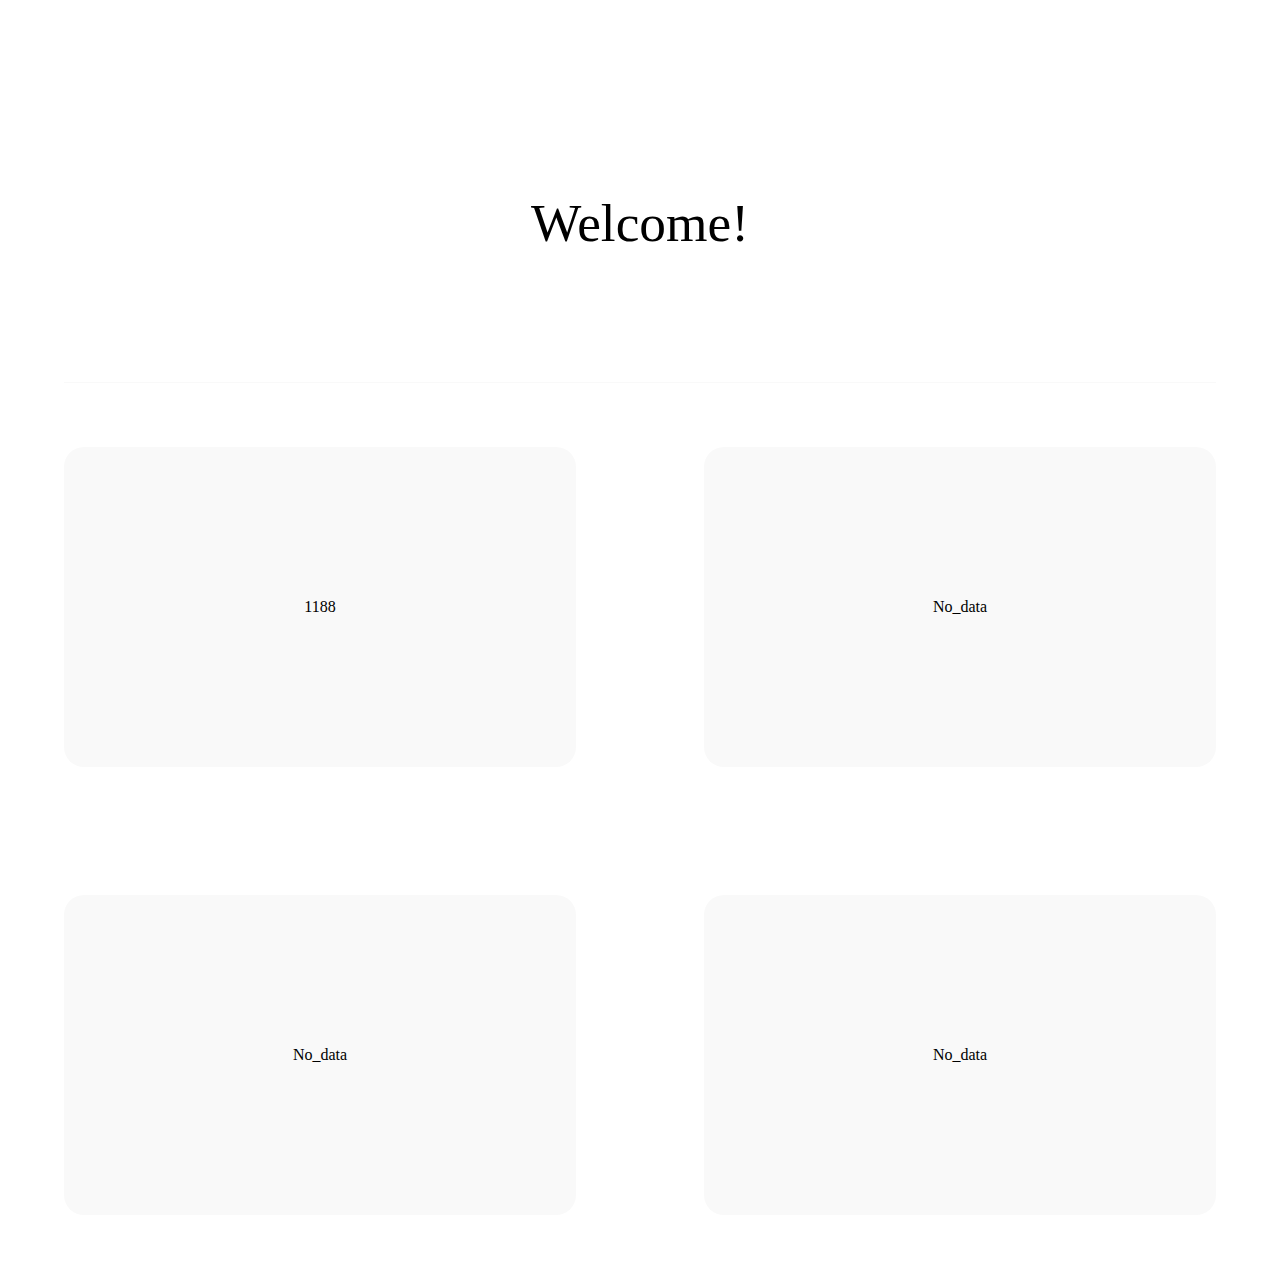
<file: IRUxORCA/index.html>
<!DOCTYPE html>
<html lang="ja" dir="ltr">
  <head>
    <meta charset="utf-8">
    <title>Iru</title>
    <link rel="stylesheet" href="master.css">
    <link rel="stylesheet" href="css/animate.css-master/animate.min.css">
    <meta name="viewport" content="width=device-width,initial-scale=1.0,minimum-scale=1.0">
  </head>
  <body>

    <div class="title"><p>Welcome!</p></div>

    <div class="f-content animated fadeInUp">

      <a class="item" href="Birthday_1118/index.html">1188</a>
      <a class="item" href="404">No_data</a>
      <a class="item" href="404">No_data</a>
      <a class="item" href="404">No_data</a>


    </div>

  </body>
</html>
</file>
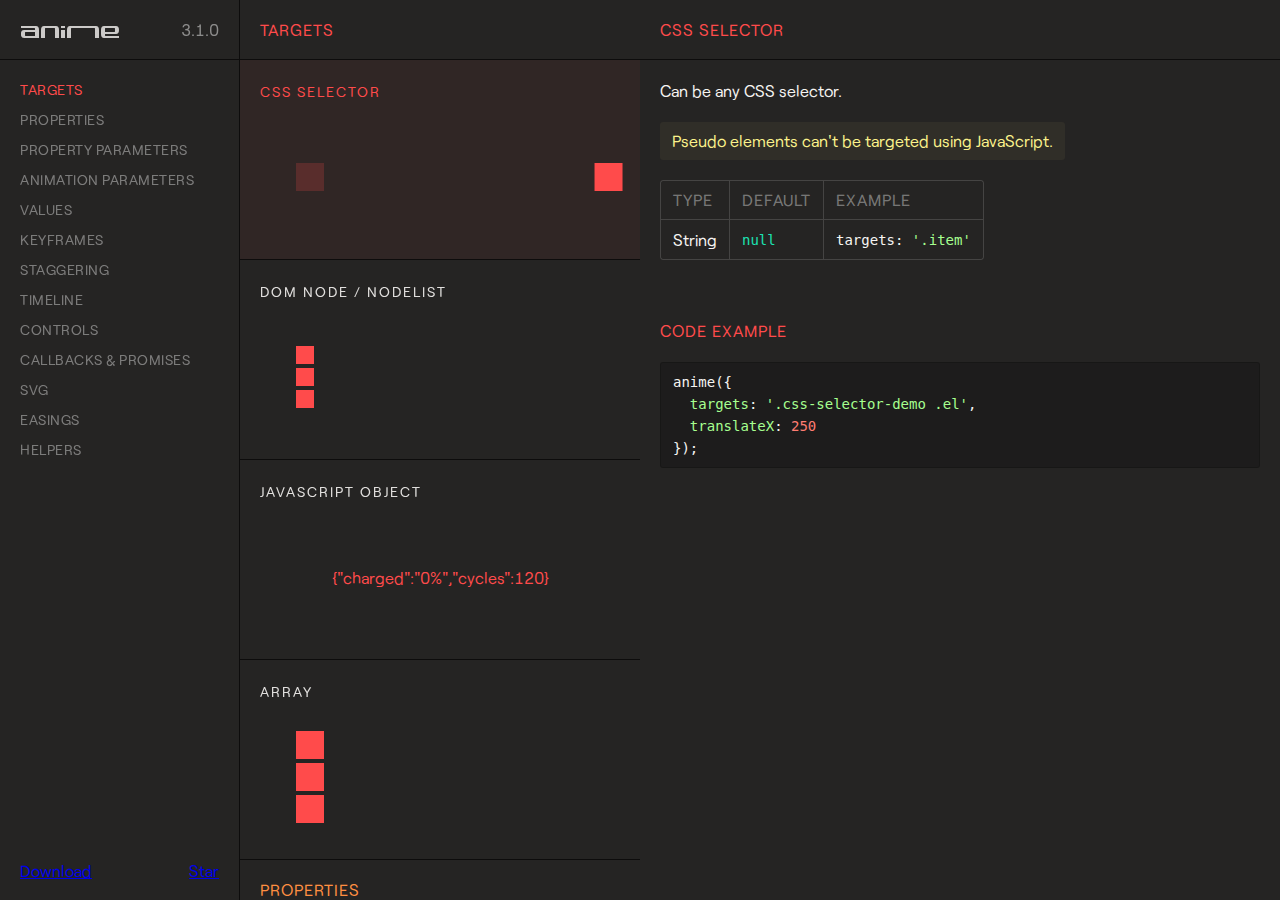
<file: IRUxORCA/anime-master/documentation/index.html>
<!DOCTYPE html>
<html>
<head>
  <title>Documentation | anime.js</title>
  <meta charset="utf-8">
  <meta name="viewport" content="width=device-width, initial-scale=1, maximum-scale=1">

  <meta property="og:title" content="anime.js">
  <meta property="og:url" content="https://animejs.com">
  <meta property="og:description" content="Javascript animation engine">
  <meta property="og:image" content="https://animejs.com/documentation/assets/img/social-media-image.png">

  <meta name="twitter:card" content="summary_large_image">
  <meta name="twitter:site" content="@juliangarnier">
  <meta name="twitter:creator" content="@juliangarnier">
  <meta name="twitter:title" content="anime.js">
  <meta name="twitter:description" content="Javascript animation engine">
  <meta name="twitter:image" content="https://animejs.com/documentation/assets/img/social-media-image.png">

  <link rel="apple-touch-icon-precomposed" href="assets/img/apple-touch-icon.png">
  <link rel="icon" type="image/png" href="assets/img/favicon.png" >

  <link href="//cloud.typenetwork.com/projects/2160/fontface.css/" rel="stylesheet" type="text/css">

  <link href="assets/css/animejs.css" rel="stylesheet">
  <link href="assets/css/anime-theme.css" rel="stylesheet">
  <link href="assets/css/documentation.css" rel="stylesheet">

  <script src="../lib/anime.min.js"></script>
</head>
<body>
  <div class="content">
    <header class="header">
    <a class="logo" href="https://github.com/juliangarnier/anime/">
      <img class="anime-mini-logo" src="assets/img/anime-mini-logo.svg" />
      <span class="version-number"></span>
    </a>
    </header>
    <section class="pane sidebar">
      <nav class="navigation"></nav>
      <div class="sidebar-info">
        <a class="github-button" href="https://github.com/juliangarnier/anime/archive/master.zip" data-icon="octicon-cloud-download" aria-label="Download juliangarnier/anime on GitHub">Download</a>
        <a class="github-button" href="https://github.com/juliangarnier/anime" data-show-count="true" aria-label="Star juliangarnier/anime on GitHub">Star</a>
      </div>
    </section>
    <section class="pane demos">

<!-- TARGETS -->
<article id="targets" class="color-targets">
  <header>
    <h2 class="demos-title">Targets</h2>
  </header>

<div id="cssSelector" class="demo">
  <h3 class="demo-title">CSS Selector</h3>
  <div class="demo-description">
    <p>Can be any CSS selector.</p>
    <p class="bubble warning">Pseudo elements can't be targeted using JavaScript.</p>
    <table>
      <thead>
        <td>Type</td>
        <td>Default</td>
        <td>Example</td>
      </thead>
      <tr>
        <td>String</td>
        <td><code>null</code></td>
        <td><code>targets: '.item'</code></td>
      </tr>
    </table>
  </div>
  <div class="demo-content css-selector-demo">
    <div class="line">
      <div class="square shadow"></div>
      <div class="square el"></div>
    </div>
  </div>
  <script>var cssSelector = function() {
/*DEMO*/
anime({
  targets: '.css-selector-demo .el',
  translateX: 250
});
/*DEMO*/
}
  </script>

</div>

<div id="domNode" class="demo">
  <h3 class="demo-title">DOM Node / NodeList</h3>
  <div class="demo-description">
    <p>
      Can be any DOM Node or NodeList.
    </p>
    <table>
      <thead>
        <td>Type</td>
        <td>Default</td>
        <td>Example</td>
      </thead>
      <tr>
        <td>DOM Node</td>
        <td><code>null</code></td>
        <td><code>targets: el.querySelector('.item')</code></td>
      </tr>
      <tr>
        <td>NodeList</td>
        <td><code>null</code></td>
        <td><code>targets: el.querySelectorAll('.item')</code></td>
      </tr>
    </table>
  </div>
  <div class="demo-content dom-node-demo">
    <div class="line">
      <div class="small square shadow"></div>
      <div class="small square el"></div>
    </div>
    <div class="line">
      <div class="small square shadow"></div>
      <div class="small square el"></div>
    </div>
    <div class="line">
      <div class="small square shadow"></div>
      <div class="small square el"></div>
    </div>
  </div>
  <script>var domNode = function() {
/*DEMO*/
var elements = document.querySelectorAll('.dom-node-demo .el');

anime({
  targets: elements,
  translateX: 270
});
/*DEMO*/
}
  </script>
</div>

<div id="JSobject" class="demo">
  <h3 class="demo-title">JavaScript Object</h3>
  <div class="demo-description">
    <p>
      A JavaScript Object with at least one property containing a numerical value.
    </p>
    <table>
      <thead>
        <td>Type</td>
        <td>Default</td>
        <td>Example</td>
      </thead>
      <tr>
        <td>Object</td>
        <td><code>null</code></td>
        <td><code>targets: myObjectProp</code></td>
      </tr>
    </table>
  </div>
  <div class="demo-content">
    <pre class="battery-log">{"charged":"0%","cycles":120}</pre>
  </div>
  <script>var JSobject = function() {
/*DEMO*/
var logEl = document.querySelector('.battery-log');

var battery = {
  charged: '0%',
  cycles: 120
}

anime({
  targets: battery,
  charged: '100%',
  cycles: 130,
  round: 1,
  easing: 'linear',
  update: function() {
    logEl.innerHTML = JSON.stringify(battery);
  }
});
/*DEMO*/
}
  </script>
<script>
</script>
</div>

<div id="array" class="demo">
  <h3 class="demo-title">Array</h3>
  <div class="demo-description">
    <p>
      An array containing multiple targets.
    </p>
    <p class="bubble info">
      Accepts mixed types. E.g. <code>['.el', domNode, jsObject]</code>
    </p>
    <table>
      <thead>
        <td>Type</td>
        <td>Default</td>
        <td>Example</td>
      </thead>
      <tr>
        <td>Array</td>
        <td><code>null</code></td>
        <td><code>targets: ['.item', el.getElementById('#thing')]</code></td>
      </tr>
    </table>
  </div>
  <div class="demo-content mixed-array-demo">
    <div class="line">
      <div class="square shadow"></div>
      <div class="square el el-01"></div>
    </div>
    <div class="line">
      <div class="square shadow"></div>
      <div class="square el el-02"></div>
    </div>
    <div class="line">
      <div class="square shadow"></div>
      <div class="square el el-03"></div>
    </div>
  </div>
  <script>var array = function() {
/*DEMO*/
var el = document.querySelector('.mixed-array-demo .el-01');

anime({
  targets: [el, '.mixed-array-demo .el-02', '.mixed-array-demo .el-03'],
  translateX: 250
});
/*DEMO*/
}
  </script>

</div>

</article>
<!-- -->

<!-- ANIMATABLE PROPERTIES -->
<article id="properties" class="color-properties">
<header>
  <h2 class="demos-title">Properties</h2>
</header>

<div id="cssProperties" class="demo">
  <h3 class="demo-title">CSS Properties</h3>
  <div class="demo-description">
    <p>
      Any CSS properties can be animated.
    </p>
    <p class="bubble warning">
      Most CSS properties will cause layout changes or repaint, and will result in choppy animation.
      Prioritize opacity and CSS transforms as much as possible.
    </p>
    <p>More details about accepted values in the <a class="color-values" href="#unitlessValue">values</a> section.</p>
    <table>
      <thead>
        <td>Example</td>
        <td>value</td>
      </thead>
      <tr>
        <td><code>opacity</code></td>
        <td><code>.5</code></td>
      </tr>
      <tr>
        <td><code>left</code></td>
        <td><code>'100px'</code></td>
      </tr>
    </table>
  </div>
  <div class="demo-content css-prop-demo">
    <div class="large square shadow"></div>
    <div class="large square el"></div>
  </div>
  <script>var cssProperties = function() {
/*DEMO*/
anime({
  targets: '.css-prop-demo .el',
  left: '240px',
  backgroundColor: '#FFF',
  borderRadius: ['0%', '50%'],
  easing: 'easeInOutQuad'
});
/*DEMO*/
}
  </script>
</div>

<div id="CSStransforms" class="demo">
  <h3 class="demo-title">CSS Transforms</h3>
  <div class="demo-description">
    <p>
      Animate CSS transforms properties individually.
    </p>
    <p class="bubble info">
      It's possible to specify different timing for each transforms properties, more details in the <a class="color-prop-params" href="#specificPropParameters">specific property parameters</a> section.
    </p>
    <p>More details about accepted values in the <a class="color-values" href="#unitlessValue">values</a> section.</p>
    <table>
      <thead>
        <td>Valid properties</td>
        <td>Default unit</td>
      </thead>
      <tr><td><code>'translateX'</code></td><td><code>'px'</code></td></tr>
      <tr><td><code>'translateY'</code></td><td><code>'px'</code></td></tr>
      <tr><td><code>'translateZ'</code></td><td><code>'px'</code></td></tr>
      <tr><td><code>'rotate'</code></td><td><code>'deg'</code></td></tr>
      <tr><td><code>'rotateX'</code></td><td><code>'deg'</code></td></tr>
      <tr><td><code>'rotateY'</code></td><td><code>'deg'</code></td></tr>
      <tr><td><code>'rotateZ'</code></td><td><code>'deg'</code></td></tr>
      <tr><td><code>'scale'</code></td><td><code>—</code></td></tr>
      <tr><td><code>'scaleX'</code></td><td><code>—</code></td></tr>
      <tr><td><code>'scaleY'</code></td><td><code>—</code></td></tr>
      <tr><td><code>'scaleZ'</code></td><td><code>—</code></td></tr>
      <tr><td><code>'skew'</code></td><td><code>'deg'</code></td></tr>
      <tr><td><code>'skewX'</code></td><td><code>'deg'</code></td></tr>
      <tr><td><code>'skewY'</code></td><td><code>'deg'</code></td></tr>
      <tr><td><code>'perspective'</code></td><td><code>'px'</code></td></tr>
    </table>
  </div>
  <div class="demo-content css-transforms-demo">
    <div class="square shadow"></div>
    <div class="square el"></div>
  </div>
  <script>var CSStransforms = function() {
/*DEMO*/
anime({
  targets: '.css-transforms-demo .el',
  translateX: 250,
  scale: 2,
  rotate: '1turn'
});
/*DEMO*/
}
  </script>
</div>

<div id="JSobjProp" class="demo">
  <h3 class="demo-title">Object properties</h3>
  <div class="demo-description">
    <p>
      Any Object property containing a numerical value can be animated.<br>
      More details about accepted values in the <a class="color-values" href="#unitlessValue">values</a> section.
    </p>
    <table>
      <thead>
        <td>Example</td>
        <td>value</td>
      </thead>
      <tr>
        <td><code>prop1</code></td>
        <td><code>50</code></td>
      </tr>
      <tr>
        <td><code>'prop2'</code></td>
        <td><code>'100%'</code></td>
      </tr>
    </table>
  </div>
  <div class="demo-content">
    <pre class="js-object-log">{"prop1":0,"prop2":"0%"}</pre>
  </div>
  <script>var JSobjProp = function() {
/*DEMO*/
var objPropLogEl = document.querySelector('.js-object-log');

var myObject = {
  prop1: 0,
  prop2: '0%'
}

anime({
  targets: myObject,
  prop1: 50,
  prop2: '100%',
  easing: 'linear',
  round: 1,
  update: function() {
    objPropLogEl.innerHTML = JSON.stringify(myObject);
  }
});
/*DEMO*/
}
  </script>
</div>

<div id="domAttr" class="demo">
  <h3 class="demo-title">DOM Attributes</h3>
  <div class="demo-description">
    <p>
      Any DOM Attributes containing a numerical value can be animated.<br>
      More details about accepted values in the <a class="color-values" href="#unitlessValue">values</a> section.
    </p>
    <table>
      <thead>
        <td>Example</td>
        <td>value</td>
      </thead>
      <tr>
        <td><code>value</code></td>
        <td><code>1000</code></td>
      </tr>
      <tr>
        <td><code>volume</code></td>
        <td><code>0</code></td>
      </tr>
      <tr>
        <td><code>data-custom</code></td>
        <td><code>'3 dogs'</code></td>
      </tr>
    </table>
  </div>
  <div class="demo-content dom-attribute-demo">
    <input class="el text-output" value="0"></input>
  </div>
  <script>var domAttr = function() {
/*DEMO*/
anime({
  targets: '.dom-attribute-demo input',
  value: [0, 1000],
  round: 1,
  easing: 'easeInOutExpo'
});
/*DEMO*/
}
  </script>
</div>

<div id="svgAttr" class="demo">
  <h3 class="demo-title">SVG Attributes</h3>
  <div class="demo-description">
    <p>
      Like any other <a class="color-properties" href="#domAttr">DOM attributes</a>, all SVG attributes containing at least one numerical value can be animated.<br>
      More details about accepted values in the <a class="color-values" href="#unitlessValue">values</a> section and SVG animation in the <a class="color-svg" href="#motionPath">SVG</a> section.
    </p>
    <table>
      <thead>
        <td>Example</td>
        <td>value</td>
      </thead>
      <tr>
        <td><code>points</code></td>
        <td><code>'64 68.64 8.574 100 63.446 67.68 64 4 64.554 67.68 119.426 100'</code></td>
      </tr>
      <tr>
        <td><code>scale</code></td>
        <td><code>1</code></td>
      </tr>
      <tr>
        <td><code>baseFrequency</code></td>
        <td><code>0</code></td>
      </tr>
    </table>
  </div>
  <div class="demo-content align-center svg-attributes-demo">
<svg width="128" height="128" viewBox="0 0 128 128">
  <filter id="displacementFilter">
    <feTurbulence type="turbulence" baseFrequency=".05" numOctaves="2" result="turbulence"/>
    <feDisplacementMap in2="turbulence" in="SourceGraphic" scale="15" xChannelSelector="R" yChannelSelector="G"/>
  </filter>
  <polygon points="64 68.64 8.574 100 63.446 67.68 64 4 64.554 67.68 119.426 100" style="filter: url(#displacementFilter)" fill="currentColor"/>
</svg>
  </div>
  <script>var svgAttr = function() {
  // Needed to reset demo
  var polyEl = document.querySelector('.svg-attributes-demo polygon');
  var feTurbulenceEl = document.querySelector('feTurbulence');
  var feDisplacementMap = document.querySelector('feDisplacementMap');
  polyEl.setAttribute('points', '64 68.64 8.574 100 63.446 67.68 64 4 64.554 67.68 119.426 100');
  feTurbulenceEl.setAttribute('baseFrequency', '.05');
  feDisplacementMap.setAttribute('scale', '15');
/*DEMO*/
anime({
  targets: ['.svg-attributes-demo polygon', 'feTurbulence', 'feDisplacementMap'],
  points: '64 128 8.574 96 8.574 32 64 0 119.426 32 119.426 96',
  baseFrequency: 0,
  scale: 1,
  loop: true,
  direction: 'alternate',
  easing: 'easeInOutExpo'
});
/*DEMO*/
}
  </script>

</div>

</article>
<!-- -->

<!-- PROPERTY PARAMETERS -->
<article id="propertyParameters" class="color-prop-params">
  <header>
    <h2 class="demos-title">Property parameters</h2>
  </header>

<div id="duration" class="demo">
  <h3 class="demo-title">Duration</h3>
  <div class="demo-description">
    <p>
      Defines the duration in milliseconds of the animation.
    </p>
    <table>
      <thead>
        <td>Type</td>
        <td>Default</td>
        <td>Example</td>
      </thead>
      <tr>
        <td>Number</td>
        <td><code>1000</code></td>
        <td><code>3000</code></td>
      </tr>
      <tr>
        <td>anime.stagger</td>
        <td>See <a class="color-staggering" href="#staggeringBasics">staggering</a> section</td>
        <td><code>anime.stagger(150)</code></td>
      </tr>
      <tr>
        <td>Function</td>
        <td>See <a class="color-prop-params" href="#functionBasedParameters">function based parameters</a> section</td>
        <td><code>(el, i) => i * 150</code></td>
      </tr>
    </table>
  </div>
  <div class="demo-content duration-demo">
    <div class="label">3000 ms</div>
    <div class="square shadow"></div>
    <div class="square el"></div>
  </div>
  <script>var duration = function() {
/*DEMO*/
anime({
  targets: '.duration-demo .el',
  translateX: 250,
  duration: 3000
});
/*DEMO*/
}
  </script>
</div>

<div id="delay" class="demo">
  <h3 class="demo-title">Delay</h3>
  <div class="demo-description">
    <p>
      Defines the delay in milliseconds of the animation.
    </p>
    <table>
      <thead>
        <td>Type</td>
        <td>Default</td>
        <td>Example</td>
      </thead>
      <tr>
        <td>Number</td>
        <td><code>0</code></td>
        <td><code>1000</code></td>
      </tr>
      <tr>
        <td>anime.stagger</td>
        <td>See <a class="color-staggering" href="#staggeringBasics">staggering</a> section</td>
        <td><code>anime.stagger(150)</code></td>
      </tr>
      <tr>
        <td>Function</td>
        <td>See <a class="color-prop-params" href="#functionBasedParameters">function based parameters</a> section</td>
        <td><code>(el, i) => i * 150</code></td>
      </tr>
    </table>
  </div>
  <div class="demo-content delay-demo">
    <div class="label">1000 ms</div>
    <div class="square shadow"></div>
    <div class="square el"></div>
  </div>
  <script>var delay = function() {
/*DEMO*/
anime({
  targets: '.delay-demo .el',
  translateX: 250,
  delay: 1000
});
/*DEMO*/
}
  </script>
</div>

<div id="endDelay" class="demo">
  <h3 class="demo-title">end delay</h3>
  <div class="demo-description">
    <p>
      Adds some extra time in milliseconds at the end of the animation.
    </p>
    <table>
      <thead>
        <td>Type</td>
        <td>Default</td>
        <td>Example</td>
      </thead>
      <tr>
        <td>Number</td>
        <td><code>0</code></td>
        <td><code>1000</code></td>
      </tr>
      <tr>
        <td>anime.stagger</td>
        <td>See <a class="color-staggering" href="#staggeringBasics">staggering</a> section</td>
        <td><code>anime.stagger(150)</code></td>
      </tr>
      <tr>
        <td>Function</td>
        <td>See <a class="color-prop-params" href="#functionBasedParameters">function based parameters</a> section</td>
        <td><code>(el, i) => i * 150</code></td>
      </tr>
    </table>
  </div>
  <div class="demo-content end-delay-demo">
    <div class="label">1000 ms</div>
    <div class="square shadow"></div>
    <div class="square el"></div>
  </div>
  <script>var endDelay = function() {
/*DEMO*/
anime({
  targets: '.end-delay-demo .el',
  translateX: 250,
  endDelay: 1000,
  direction: 'alternate'
});
/*DEMO*/
}
  </script>

</div>

<div id="easing" class="demo">
  <h3 class="demo-title">Easing</h3>
  <div class="demo-description">
    <p>
      Defines the timing function of the animation.
    </p>
    <p class="bubble info">
      Check out the <a class="color-easings" href="#linearEasing">easings</a> section for a complete list of available easing and parameters.
    </p>
    <table>
      <thead>
        <td>Type</td>
        <td>Default</td>
        <td>Example</td>
      </thead>
      <tr>
        <td>String</td>
        <td><code>'easeOutElastic(1, .5)'</code></td>
        <td><code>easing: 'easeInOutQuad'</code></td>
      </tr>
    </table>
  </div>
  <div class="demo-content easing-demo">
    <div class="label">easeInOutExpo</div>
    <div class="square shadow"></div>
    <div class="square el"></div>
  </div>
  <script>var easing = function() {
/*DEMO*/
anime({
  targets: '.easing-demo .el',
  translateX: 250,
  easing: 'easeInOutExpo'
});
/*DEMO*/
}
  </script>

</div>

<div id="round" class="demo">
  <h3 class="demo-title">Round</h3>
  <div class="demo-description">
    <p>
      Rounds up the value to x decimals.
    </p>
    <table>
      <thead>
        <td>Type</td>
        <td>Default</td>
        <td>Example</td>
      </thead>
      <tr>
        <td>Number</td>
        <td><code>0</code></td>
        <td><code>round: 10</code></td>
      </tr>
    </table>
  </div>
  <div class="demo-content">
    <pre class="round-log">0</pre>
  </div>
  <script>var round = function() {
/*DEMO*/
var roundLogEl = document.querySelector('.round-log');

anime({
  targets: roundLogEl,
  innerHTML: [0, 10000],
  easing: 'linear',
  round: 10 // Will round the animated value to 1 decimal
});
/*DEMO*/
}
  </script>
</div>

<div id="specificPropParameters" class="demo">
  <h3 class="demo-title">Specific property parameters</h3>
  <div class="demo-description">
    <p>
      Defines specific parameters to each property of the animation using an Object as value.<br>
      Other properties that aren't specified in the Object are inheritted from the main animation.
    </p>
    <table>
      <thead>
        <td>Type</td>
        <td>Example</td>
      </thead>
      <tr>
        <td>Object</td>
<td><code>rotate: {
  value: 360,
  duration: 1800,
  easing: 'easeInOutSine'
}</code></td>
      </tr>
    </table>
  </div>
  <div class="demo-content specific-prop-params-demo">
    <div class="square shadow"></div>
    <div class="square el"></div>
  </div>
  <script>var specificPropParameters = function() {
/*DEMO*/
anime({
  targets: '.specific-prop-params-demo .el',
  translateX: {
    value: 250,
    duration: 800
  },
  rotate: {
    value: 360,
    duration: 1800,
    easing: 'easeInOutSine'
  },
  scale: {
    value: 2,
    duration: 1600,
    delay: 800,
    easing: 'easeInOutQuart'
  },
  delay: 250 // All properties except 'scale' inherit 250ms delay
});
/*DEMO*/
}
  </script>

</div>

<div id="functionBasedParameters" class="demo">
  <h3 class="demo-title">Function based parameters</h3>
  <div class="demo-description">
    <p>
      Get different values for every target and property of the animation.
    </p>
    <p>
      The function accepts 3 arguments:
    </p>
    <table>
      <thead>
        <td>Arguments</td>
        <td>Infos</td>
      </thead>
      <tr>
        <td><code>target</code></td>
        <td>The curent animated targeted element</td>
      </tr>
      <tr>
        <td><code>index</code></td>
        <td>The index of the animated targeted element</td>
      </tr>
      <tr>
        <td><code>targetsLength</code></td>
        <td>The total number of animated targets</td>
      </tr>
    </table>
    <p class="bubble info">
      See <a class="color-staggering" href="#staggeringBasics">staggering</a> section for easier values manipulation.
    </p>
  </div>
  <div class="demo-content function-based-params-demo">
    <div class="line">
      <div class="small label">delay = 0 * 100</div>
      <div class="small square shadow"></div>
      <div class="small square el"></div>
    </div>
    <div class="line">
      <div class="small label">delay = 1 * 100</div>
      <div class="small square shadow"></div>
      <div class="small square el"></div>
    </div>
    <div class="line">
      <div class="small label">delay = 2 * 100</div>
      <div class="small square shadow"></div>
      <div class="small square el"></div>
    </div>
  </div>
  <script>var functionBasedParameters = function() {
/*DEMO*/
anime({
  targets: '.function-based-params-demo .el',
  translateX: 270,
  direction: 'alternate',
  loop: true,
  delay: function(el, i, l) {
    return i * 100;
  },
  endDelay: function(el, i, l) {
    return (l - i) * 100;
  }
});
/*DEMO*/
}
  </script>

</div>

</article>
<!-- -->

<!-- ANIMATION PARAMETERS -->
<article id="animationParameters" class="color-anim-params">
  <header>
    <h2 class="demos-title">Animation parameters</h2>
  </header>

<div id="direction" class="demo">
  <h3 class="demo-title">Direction</h3>
  <div class="demo-description">
    <p>
      Defines the direction of the animation.
    </p>
    <table>
      <thead>
        <td>Accepts</td>
        <td>Infos</td>
      </thead>
      <tr>
        <td><code>'normal'</code></td>
        <td>Animation progress goes from 0 to 100%</td>
      </tr>
      <tr>
        <td><code>'reverse'</code></td>
        <td>Animation progress goes from 100% to 0%</td>
      </tr>
      <tr>
        <td><code>'alternate'</code></td>
        <td>Animation progress goes from 0% to 100% then goes back to 0%</td>
      </tr>
    </table>
  </div>
  <div class="demo-content">
    <div class="line">
      <div class="label">normal</div>
      <div class="square shadow"></div>
      <div class="square el dir-normal"></div>
    </div>
    <div class="line">
      <div class="label">reverse</div>
      <div class="square shadow"></div>
      <div class="square el dir-reverse"></div>
    </div>
    <div class="line">
      <div class="label">alternate</div>
      <div class="square shadow"></div>
      <div class="square el dir-alternate"></div>
    </div>
  </div>
  <script>var direction = function() {
/*DEMO*/
anime({
  targets: '.dir-normal',
  translateX: 250,
  easing: 'easeInOutSine'
});

anime({
  targets: '.dir-reverse',
  translateX: 250,
  direction: 'reverse',
  easing: 'easeInOutSine'
});

anime({
  targets: '.dir-alternate',
  translateX: 250,
  direction: 'alternate',
  easing: 'easeInOutSine'
});
/*DEMO*/
}
  </script>

</div>

<div id="loop" class="demo">
  <h3 class="demo-title">Loop</h3>
  <div class="demo-description">
    <p>
      Defines the number of iterations of your animation.
    </p>
    <table>
      <thead>
        <td>Accepts</td>
        <td>Infos</td>
      </thead>
      <tr>
        <td><code>Number</code></td>
        <td>The number of iterations</td>
      </tr>
      <tr>
        <td><code>true</code></td>
        <td>Loop indefinitely</td>
      </tr>
    </table>
  </div>
  <div class="demo-content">
    <div class="line">
      <div class="small label">normal 3 times</div>
      <div class="small square shadow"></div>
      <div class="small square el loop"></div>
    </div>
    <div class="line">
      <div class="small label">reverse 3 times</div>
      <div class="small square shadow"></div>
      <div class="small square el loop-reverse"></div>
    </div>
    <div class="line">
      <div class="small label">alternate 3 times</div>
      <div class="small square shadow"></div>
      <div class="small square el loop-alternate"></div>
    </div>
    <div class="line">
      <div class="small label">normal inifinite</div>
      <div class="small square shadow"></div>
      <div class="small square el loop-infinity"></div>
    </div>
    <div class="line">
      <div class="small label">inifinite reverse</div>
      <div class="small square shadow"></div>
      <div class="small square el loop-reverse-infinity"></div>
    </div>
    <div class="line">
      <div class="small label">inifinite alternate</div>
      <div class="small square shadow"></div>
      <div class="small square el loop-alternate-infinity"></div>
    </div>
  </div>
  <script>var loop = function() {
/*DEMO*/
anime({
  targets: '.loop',
  translateX: 270,
  loop: 3,
  easing: 'easeInOutSine'
});

anime({
  targets: '.loop-infinity',
  translateX: 270,
  loop: true,
  easing: 'easeInOutSine'
});

anime({
  targets: '.loop-reverse',
  translateX: 270,
  loop: 3,
  direction: 'reverse',
  easing: 'easeInOutSine'
});

anime({
  targets: '.loop-reverse-infinity',
  translateX: 270,
  direction: 'reverse',
  loop: true,
  easing: 'easeInOutSine'
});

anime({
  targets: '.loop-alternate',
  translateX: 270,
  loop: 3,
  direction: 'alternate',
  easing: 'easeInOutSine'
});

anime({
  targets: '.loop-alternate-infinity',
  translateX: 270,
  direction: 'alternate',
  loop: true,
  easing: 'easeInOutSine'
});
/*DEMO*/
}
  </script>
</div>

<div id="autoplay" class="demo">
  <h3 class="demo-title">Autoplay</h3>
  <div class="demo-description">
    <p>
      Defines if the animation should automatically starts or not.
    </p>
    <table>
      <thead>
        <td>Accepts</td>
        <td>Infos</td>
      </thead>
      <tr>
        <td><code>true</code></td>
        <td>Automatically starts the animation</td>
      </tr>
      <tr>
        <td><code>false</code></td>
        <td>Animation is paused by default</td>
      </tr>
    </table>
  </div>
  <div class="demo-content">
    <div class="line">
      <div class="label">autoplay: true</div>
      <div class="square shadow"></div>
      <div class="square el autoplay-true"></div>
    </div>
    <div class="line">
      <div class="label">autoplay: false</div>
      <div class="square shadow"></div>
      <div class="square el autoplay-false"></div>
    </div>
  </div>
  <script>var autoplay = function() {
/*DEMO*/
anime({
  targets: '.autoplay-true',
  translateX: 250,
  autoplay: true,
  easing: 'easeInOutSine'
});

anime({
  targets: '.autoplay-false',
  translateX: 250,
  autoplay: false,
  easing: 'easeInOutSine'
});
/*DEMO*/
}
  </script>
</div>

</article>
<!-- -->

<!-- VALUES -->
<article id="values" class="color-values">
<header>
  <h2 class="demos-title">Values</h2>
</header>

<div id="unitlessValue" class="demo">
  <h3 class="demo-title">Unitless</h3>
  <div class="demo-description">
    <p>
      If the original value has a unit, it will be automatically added to the animated value.
    </p>
    <table>
      <thead>
        <td>Type</td>
        <td>Example</td>
      </thead>
      <tr>
        <td>Number</td>
        <td><code>translateX: 250</code></td>
      </tr>
    </table>
  </div>
  <div class="demo-content unitless-values-demo">
    <div class="circle shadow"></div>
    <div class="circle el"></div>
  </div>
  <script>var unitlessValue = function() {
/*DEMO*/
anime({
  targets: '.unitless-values-demo .el',
  translateX: 250, // -> '250px'
  rotate: 540 // -> '540deg'
});
/*DEMO*/
}
  </script>

</div>

<div id="specificUnitValue" class="demo">
  <h3 class="demo-title">Specific unit</h3>
  <div class="demo-description">
    <p>
      Forces the animation to use a certain unit and will automatically convert the initial target value.
    </p>
    <p class="bubble warning">
      Conversion accuracy can vary depending of the unit used.<br>
      You can also define the initial value of the animation directly using an array, see the <a href="#fromToValues" class="color-values">from to values</a> section.
    </p>
    <table>
      <thead>
        <td>Type</td>
        <td>Example</td>
      </thead>
      <tr>
        <td>String</td>
        <td><code>width: '100%'</code></td>
      </tr>
    </table>
  </div>
  <div class="demo-content specific-unit-values-demo">
    <div class="square shadow"></div>
    <div class="square el"></div>
  </div>
  <script>var specificUnitValue = function() {
/*DEMO*/
anime({
  targets: '.specific-unit-values-demo .el',
  width: '100%', // -> from '28px' to '100%',
  easing: 'easeInOutQuad',
  direction: 'alternate',
  loop: true
});
/*DEMO*/
}
  </script>

</div>

<div id="relativeValues" class="demo">
  <h3 class="demo-title">Relative</h3>
  <div class="demo-description">
    <p>
      Adds, substracts or multiplies the original value.
    </p>
    <table>
      <thead>
        <td>Accepts</td>
        <td>Effect</td>
        <td>Example</td>
      </thead>
      <tr>
        <td><code>'+='</code></td>
        <td>Add</td>
        <td><code>'+=100'</code></td>
      </tr>
      <tr>
        <td><code>'-='</code></td>
        <td>Substract</td>
        <td><code>'-=2turn'</code></td>
      </tr>
      <tr>
        <td><code>'*='</code></td>
        <td>Multiply</td>
        <td><code>'*=10'</code></td>
      </tr>
    </table>
  </div>
  <div class="demo-content">
    <div class="circle shadow"></div>
    <div class="circle el relative-values"></div>
  </div>
  <script>var relativeValues = function() {
/*DEMO*/
var relativeEl = document.querySelector('.el.relative-values');
relativeEl.style.transform = 'translateX(100px)';

anime({
  targets: '.el.relative-values',
  translateX: {
    value: '*=2.5', // 100px * 2.5 = '250px'
    duration: 1000
  },
  width: {
    value: '-=20px', // 28 - 20 = '8px'
    duration: 1800,
    easing: 'easeInOutSine'
  },
  rotate: {
    value: '+=2turn', // 0 + 2 = '2turn'
    duration: 1800,
    easing: 'easeInOutSine'
  },
  direction: 'alternate'
});
/*DEMO*/
}
  </script>

</div>

<div id="colors" class="demo">
  <h3 class="demo-title">Colors</h3>
  <div class="demo-description">
    <p>
      <i>anime.js</i> accepts and converts Hexadecimal, RGB, RGBA, HSL, and HSLA color values.
    </p>
    <p class="bubble warning">
      CSS color codes ( e.g. : <code>'red', 'yellow', 'aqua'</code> ) are not supported.
    </p>
    <table>
      <thead>
        <td>Accepts</td>
        <td>Example</td>
      </thead>
      <tr>
        <td>Hexadecimal</td>
        <td><code>'#FFF'</code> or <code>'#FFFFFF'</code></td>
      </tr>
      <tr>
        <td>RGB</td>
        <td><code>'rgb(255, 255, 255)'</code></td>
      </tr>
      <tr>
        <td>RGBA</td>
        <td><code>'rgba(255, 255, 255, .2)'</code></td>
      </tr>
      <tr>
        <td>HSL</td>
        <td><code>'hsl(0, 100%, 100%)'</code></td>
      </tr>
      <tr>
        <td>HSLA</td>
        <td><code>'hsla(0, 100%, 100%, .2)'</code></td>
      </tr>
    </table>
  </div>
  <div class="demo-content colors-demo">
    <div class="line">
      <div class="small label">HEX</div>
      <div class="small circle shadow"></div>
      <div class="small circle el color-hex"></div>
    </div>
    <div class="line">
      <div class="small label">RGB</div>
      <div class="small circle shadow"></div>
      <div class="small circle el color-rgb"></div>
    </div>
    <div class="line">
      <div class="small label">HSL</div>
      <div class="small circle shadow"></div>
      <div class="small circle el color-hsl"></div>
    </div>
    <div class="line">
      <div class="small label">RGBA</div>
      <div class="small circle shadow"></div>
      <div class="small circle el color-rgba"></div>
    </div>
    <div class="line">
      <div class="small label">HSLA</div>
      <div class="small circle shadow"></div>
      <div class="small circle el color-hsla"></div>
    </div>
  </div>
  <script>var colors = function() {
/*DEMO*/
var colorsExamples = anime.timeline({
  endDelay: 1000,
  easing: 'easeInOutQuad',
  direction: 'alternate',
  loop: true
})
.add({ targets: '.color-hex',  background: '#FFF' }, 0)
.add({ targets: '.color-rgb',  background: 'rgb(255,255,255)' }, 0)
.add({ targets: '.color-hsl',  background: 'hsl(0, 100%, 100%)' }, 0)
.add({ targets: '.color-rgba', background: 'rgba(255,255,255, .2)' }, 0)
.add({ targets: '.color-hsla', background: 'hsla(0, 100%, 100%, .2)' }, 0)
.add({ targets: '.colors-demo .el', translateX: 270 }, 0);
/*DEMO*/
}
  </script>

</div>

<div id="fromToValues" class="demo">
  <h3 class="demo-title">From To</h3>
  <div class="demo-description">
    <p>
      Forces the animation to start at a specified value.
    </p>
    <table>
      <thead>
        <td>Type</td>
        <td>Example</td>
      </thead>
      <tr>
        <td><code>Array</code></td>
        <td><code>['50%', '100%']</code></td>
      </tr>
    </table>
  </div>
  <div class="demo-content">
    <div class="circle shadow"></div>
    <div class="circle el from-to-values"></div>
  </div>
  <script>var fromToValues = function() {
/*DEMO*/
anime({
  targets: '.el.from-to-values',
  translateX: [100, 250], // from 100 to 250
  delay: 500,
  direction: 'alternate',
  loop: true
});
/*DEMO*/
}
  </script>

</div>

<div id="functionBasedPropVal" class="demo">
  <h3 class="demo-title">Function based values</h3>
  <div class="demo-description">
    <p>
      Get different values for every target and property of the animation.
    </p>
    <p>
      The function accepts 3 arguments:
    </p>
    <table>
      <thead>
        <td>Arguments</td>
        <td>Infos</td>
      </thead>
      <tr>
        <td><code>target</code></td>
        <td>The curently animated targeted element</td>
      </tr>
      <tr>
        <td><code>index</code></td>
        <td>The index of the animated targeted element</td>
      </tr>
      <tr>
        <td><code>targetsLength</code></td>
        <td>The total number of animated targets</td>
      </tr>
    </table>
  </div>
  <div class="demo-content function-based-values-demo">
    <div class="line">
      <div class="small circle shadow"></div>
      <div data-x="170" class="small circle el"></div>
    </div>
    <div class="line">
      <div class="small circle shadow"></div>
      <div data-x="80" class="small circle el"></div>
    </div>
    <div class="line">
      <div class="small circle shadow"></div>
      <div data-x="270" class="small circle el"></div>
    </div>
  </div>
  <script>var functionBasedPropVal = function() {
/*DEMO*/
anime({
  targets: '.function-based-values-demo .el',
  translateX: function(el) {
    return el.getAttribute('data-x');
  },
  translateY: function(el, i) {
    return 50 + (-50 * i);
  },
  scale: function(el, i, l) {
    return (l - i) + .25;
  },
  rotate: function() { return anime.random(-360, 360); },
  borderRadius: function() { return ['50%', anime.random(10, 35) + '%']; },
  duration: function() { return anime.random(1200, 1800); },
  delay: function() { return anime.random(0, 400); },
  direction: 'alternate',
  loop: true
});
/*DEMO*/
}
  </script>

</div>

</article>
<!-- -->

<!-- KEYFRAMES -->
<article id="keyframes" class="color-keyframes">
<header>
  <h2 class="demos-title">Keyframes</h2>
</header>

<div id="animationKeyframes" class="demo">
  <h3 class="demo-title">Animation keyframes</h3>
  <div class="demo-description">
    <p>
      Animation keyframes are defined using an Array, within the <code>keyframes</code> property.
    </p>
    <p class="bubble info">
      If there is no duration specified inside the keyframes, each keyframe duration will be equal to the animation's total duration divided by the number of keyframes.
    </p>
    <table>
      <thead>
        <td>Type</td>
        <td>Example</td>
      </thead>
      <tr>
        <td><code>Array</code></td>
        <td><code>[
  {value: 100, easing: 'easeOutExpo'},
  {value: 200, delay: 500},
  {value: 300, duration: 1000}
]</code></td>
      </tr>
    </table>
  </div>
  <div class="demo-content animation-keyframes-demo">
    <div class="circle shadow"></div>
    <div class="circle el keyframes"></div>
  </div>
  <script>var animationKeyframes = function() {
/*DEMO*/
anime({
  targets: '.animation-keyframes-demo .el',
  keyframes: [
    {translateY: -40},
    {translateX: 250},
    {translateY: 40},
    {translateX: 0},
    {translateY: 0}
  ],
  duration: 4000,
  easing: 'easeOutElastic(1, .8)',
  loop: true
});
/*DEMO*/
}
  </script>
</div>

<div id="propertyKeyframes" class="demo">
  <h3 class="demo-title">Property keyframes</h3>
  <div class="demo-description">
    <p>
      Similar to <a class="color-keyframes" href="#animationKeyframes">animation keyframes</a>, property keyframes are defined using an Array of property Object. Property keyframes allow overlapping animations since each property have its own keyframes array.
    </p>
    <p class="bubble info">
      If there is no duration specified inside the keyframes, each keyframe duration will be equal to the animation's total duration divided by the number of keyframes.
    </p>
    <table>
      <thead>
        <td>Type</td>
        <td>Example</td>
      </thead>
      <tr>
        <td><code>Array</code></td>
        <td><code>[
  {value: 100, easing: 'easeOutExpo'},
  {value: 200, delay: 500},
  {value: 300, duration: 1000}
]</code></td>
      </tr>
    </table>
  </div>
  <div class="demo-content property-keyframes-demo">
    <div class="circle shadow"></div>
    <div class="circle el keyframes"></div>
  </div>
  <script>var propertyKeyframes = function() {
/*DEMO*/
anime({
  targets: '.property-keyframes-demo .el',
  translateX: [
    { value: 250, duration: 1000, delay: 500 },
    { value: 0, duration: 1000, delay: 500 }
  ],
  translateY: [
    { value: -40, duration: 500 },
    { value: 40, duration: 500, delay: 1000 },
    { value: 0, duration: 500, delay: 1000 }
  ],
  scaleX: [
    { value: 4, duration: 100, delay: 500, easing: 'easeOutExpo' },
    { value: 1, duration: 900 },
    { value: 4, duration: 100, delay: 500, easing: 'easeOutExpo' },
    { value: 1, duration: 900 }
  ],
  scaleY: [
    { value: [1.75, 1], duration: 500 },
    { value: 2, duration: 50, delay: 1000, easing: 'easeOutExpo' },
    { value: 1, duration: 450 },
    { value: 1.75, duration: 50, delay: 1000, easing: 'easeOutExpo' },
    { value: 1, duration: 450 }
  ],
  easing: 'easeOutElastic(1, .8)',
  loop: true
});
/*DEMO*/
}
  </script>
</div>

</article>
<!-- -->

<!-- STAGGERING -->
<article id="staggering" class="color-staggering">
<header>
  <h2 class="demos-title">Staggering</h2>
</header>

<div id="staggeringBasics" class="demo">
  <h3 class="demo-title">Staggering basics</h3>
  <div class="demo-description">
    <p>
      Staggering allows you to animate multiple elements with <a href="https://en.wikipedia.org/wiki/Follow_through_and_overlapping_action">follow through and overlapping action</a>.
    </p>
    <pre><code>anime.stagger(value, options)</code></pre>
    <table>
      <thead>
        <td>Arguments</td>
        <td>Type</td>
        <td>Info</td>
        <td>Required</td>
      </thead>
      <tr>
        <td>Value</td>
        <td><code>Number</code>, <code>String</code>, <code>Array</code></td>
        <td>The manipulated value(s)</td>
        <td>Yes</td>
      </tr>
      <tr>
        <td>Options</td>
        <td><code>Object</code></td>
        <td>Stagger parameters</td>
        <td>No</td>
      </tr>
    </table>
  </div>
  <div class="demo-content basic-staggering-demo">
    <div class="line">
      <div class="label">delay = (100 * 0) ms</div>
      <div class="small square shadow"></div>
      <div class="small square el"></div>
    </div>
    <div class="line">
      <div class="label">delay = (100 * 1) ms</div>
      <div class="small square shadow"></div>
      <div class="small square el"></div>
    </div>
    <div class="line">
      <div class="label">delay = (100 * 2) ms</div>
      <div class="small square shadow"></div>
      <div class="small square el"></div>
    </div>
    <div class="line">
      <div class="label">delay = (100 * 3) ms</div>
      <div class="small square shadow"></div>
      <div class="small square el"></div>
    </div>
    <div class="line">
      <div class="label">delay = (100 * 4) ms</div>
      <div class="small square shadow"></div>
      <div class="small square el"></div>
    </div>
    <div class="line">
      <div class="label">delay = (100 * 5) ms</div>
      <div class="small square shadow"></div>
      <div class="small square el"></div>
    </div>
  </div>
  <script>var staggeringBasics = function() {
/*DEMO*/
anime({
  targets: '.basic-staggering-demo .el',
  translateX: 270,
  delay: anime.stagger(100) // increase delay by 100ms for each elements.
});
/*DEMO*/
}
  </script>
</div>

<div id="staggeringStartValue" class="demo">
  <h3 class="demo-title">Start value</h3>
  <div class="demo-description">
    <p>
      Starts the staggering effect from a specific value.
    </p>
    <pre><code>anime.stagger(value, {start: startValue})</code></pre>
    <table>
      <thead>
        <td>Types</td>
        <td>Info</td>
      </thead>
      <tr>
        <td><code>Number</code>, <code>String</code>
        <td>Same as propety values, see <a href="#unitlessValue" class="color-values">values section</a></td>
      </tr>
    </table>
  </div>
  <div class="demo-content staggering-start-value-demo">
    <div class="line">
      <div class="label">delay = 500 + (100 * 0) ms</div>
      <div class="small square shadow"></div>
      <div class="small square el"></div>
    </div>
    <div class="line">
      <div class="label">delay = 500 + (100 * 1) ms</div>
      <div class="small square shadow"></div>
      <div class="small square el"></div>
    </div>
    <div class="line">
      <div class="label">delay = 500 + (100 * 2) ms</div>
      <div class="small square shadow"></div>
      <div class="small square el"></div>
    </div>
    <div class="line">
      <div class="label">delay = 500 + (100 * 3) ms</div>
      <div class="small square shadow"></div>
      <div class="small square el"></div>
    </div>
    <div class="line">
      <div class="label">delay = 500 + (100 * 4) ms</div>
      <div class="small square shadow"></div>
      <div class="small square el"></div>
    </div>
    <div class="line">
      <div class="label">delay = 500 + (100 * 5) ms</div>
      <div class="small square shadow"></div>
      <div class="small square el"></div>
    </div>
  </div>
  <script>var staggeringStartValue = function() {
/*DEMO*/
anime({
  targets: '.staggering-start-value-demo .el',
  translateX: 270,
  delay: anime.stagger(100, {start: 500}) // delay starts at 500ms then increase by 100ms for each elements.
});
/*DEMO*/
}
  </script>
</div>

<div id="rangeValueStaggering" class="demo">
  <h3 class="demo-title">Range value</h3>
  <div class="demo-description">
    <p>
      Distributes evenly values between two numbers.
    </p>
    <pre><code>anime.stagger([startValue, endValue])</code></pre>
    <table>
      <thead>
        <td>Type</td>
        <td>Info</td>
      </thead>
      <tr>
        <td><code>'easingName'</code></td>
        <td>All valid easing names are accepted, see <a href="#easings" class="color-easings">easings section</a></td>
      </tr>
      <tr>
        <td><code>function(i)</code></td>
        <td>Custom easing function, see <a href="#customEasing" class="color-easings">custom easings section</a></td>
      </tr>
    </table>
  </div>
  <div class="demo-content range-value-staggering-demo">
    <div class="line">
      <div class="label">rotate = ((360 - (-360)) / 5) * 0</div>
      <div class="small square shadow"></div>
      <div class="small square el"></div>
    </div>
    <div class="line">
      <div class="label">rotate = ((360 - (-360)) / 5) * 1</div>
      <div class="small square shadow"></div>
      <div class="small square el"></div>
    </div>
    <div class="line">
      <div class="label">rotate = ((360 - (-360)) / 5) * 2</div>
      <div class="small square shadow"></div>
      <div class="small square el"></div>
    </div>
    <div class="line">
      <div class="label">rotate = ((360 - (-360)) / 5) * 3</div>
      <div class="small square shadow"></div>
      <div class="small square el"></div>
    </div>
    <div class="line">
      <div class="label">rotate = ((360 - (-360)) / 5) * 4</div>
      <div class="small square shadow"></div>
      <div class="small square el"></div>
    </div>
    <div class="line">
      <div class="label">rotate = ((360 - (-360)) / 5) * 5</div>
      <div class="small square shadow"></div>
      <div class="small square el"></div>
    </div>
  </div>
  <script>var rangeValueStaggering = function() {
/*DEMO*/
anime({
  targets: '.range-value-staggering-demo .el',
  translateX: 270,
  rotate: anime.stagger([-360, 360]), // rotation will be distributed from -360deg to 360deg evenly between all elements
  easing: 'easeInOutQuad'
});
/*DEMO*/
}
  </script>
</div>

<div id="staggeringFrom" class="demo">
  <h3 class="demo-title">From value</h3>
  <div class="demo-description">
    <p>
      Starts the stagger effect from a specific position.
    </p>
    <pre><code>anime.stagger(value, {from: startingPosition})</code></pre>
    <table>
      <thead>
        <td>Options</td>
        <td>Type</td>
        <td>Info</td>
      </thead>
      <tr>
        <td><code>'first'</code> (default)</td>
        <td><code>'string'</code></td>
        <td>Start the effect from the first element</td>
      </tr>
      <tr>
        <td><code>'last'</code></td>
        <td><code>'string'</code></td>
        <td>Start the effect from the last element</td>
      </tr>
      <tr>
        <td><code>'center'</code></td>
        <td><code>'string'</code></td>
        <td>Start the effect from the center</td>
      </tr>
      <tr>
        <td><code>index</code></td>
        <td><code>number</code></td>
        <td>Start the effect from the specified index</td>
      </tr>
    </table>
  </div>
  <div class="demo-content staggering-from-demo">
    <div class="line">
      <div class="small square shadow"></div>
      <div class="small square el"></div>
    </div>
    <div class="line">
      <div class="small square shadow"></div>
      <div class="small square el"></div>
    </div>
    <div class="line">
      <div class="small square shadow"></div>
      <div class="small square el"></div>
    </div>
    <div class="line">
      <div class="small square shadow"></div>
      <div class="small square el"></div>
    </div>
    <div class="line">
      <div class="small square shadow"></div>
      <div class="small square el"></div>
    </div>
    <div class="line">
      <div class="small square shadow"></div>
      <div class="small square el"></div>
    </div>
  </div>
  <script>var staggeringFrom = function() {
/*DEMO*/
anime({
  targets: '.staggering-from-demo .el',
  translateX: 270,
  delay: anime.stagger(100, {from: 'center'})
});
/*DEMO*/
}
  </script>
</div>

<div id="staggeringDirection" class="demo">
  <h3 class="demo-title">Direction</h3>
  <div class="demo-description">
    <p>
      Changes the order in which the stagger operates.
    </p>
    <pre><code>anime.stagger(value, {direction: 'reverse'})</code></pre>
    <table>
      <thead>
        <td>Options</td>
        <td>Info</td>
      </thead>
      <tr>
        <td><code>'normal'</code> (default)</td>
        <td>Normal staggering, from the first element to the last</td>
      </tr>
      <tr>
        <td><code>'reverse'</code></td>
        <td>Reversed staggering, from the last element to the first</td>
      </tr>
    </table>
  </div>
  <div class="demo-content staggering-direction-demo">
    <div class="line">
      <div class="small square shadow"></div>
      <div class="small square el"></div>
    </div>
    <div class="line">
      <div class="small square shadow"></div>
      <div class="small square el"></div>
    </div>
    <div class="line">
      <div class="small square shadow"></div>
      <div class="small square el"></div>
    </div>
    <div class="line">
      <div class="small square shadow"></div>
      <div class="small square el"></div>
    </div>
    <div class="line">
      <div class="small square shadow"></div>
      <div class="small square el"></div>
    </div>
    <div class="line">
      <div class="small square shadow"></div>
      <div class="small square el"></div>
    </div>
  </div>
  <script>var staggeringDirection = function() {
/*DEMO*/
anime({
  targets: '.staggering-direction-demo .el',
  translateX: 270,
  delay: anime.stagger(100, {direction: 'reverse'})
});
/*DEMO*/
}
  </script>
</div>

<div id="staggeringEasing" class="demo">
  <h3 class="demo-title">Easing</h3>
  <div class="demo-description">
    <p>
      Stagger values using an easing function.
    </p>
    <pre><code>anime.stagger(value, {easing: 'easingName'})</code></pre>
    <table>
      <thead>
        <td>Type</td>
        <td>Info</td>
      </thead>
      <tr>
        <td><code>'string'</code></td>
        <td>All valid <a href="#easings" class="color-easings">easing names</a> are accepted</td>
      </tr>
      <tr>
        <td><code>function(i)</code></td>
        <td>Use your own <a href="#customEasing" class="color-easings">custom easings function</a></td>
      </tr>
    </table>
  </div>
  <div class="demo-content staggering-easing-demo">
    <div class="line">
      <div class="small square shadow"></div>
      <div class="small square el"></div>
    </div>
    <div class="line">
      <div class="small square shadow"></div>
      <div class="small square el"></div>
    </div>
    <div class="line">
      <div class="small square shadow"></div>
      <div class="small square el"></div>
    </div>
    <div class="line">
      <div class="small square shadow"></div>
      <div class="small square el"></div>
    </div>
    <div class="line">
      <div class="small square shadow"></div>
      <div class="small square el"></div>
    </div>
    <div class="line">
      <div class="small square shadow"></div>
      <div class="small square el"></div>
    </div>
  </div>
  <script>var staggeringEasing = function() {
/*DEMO*/
anime({
  targets: '.staggering-easing-demo .el',
  translateX: 270,
  delay: anime.stagger(300, {easing: 'easeOutQuad'})
});
/*DEMO*/
}
  </script>
</div>

<div id="gridStaggering" class="demo">
  <h3 class="demo-title">Grid</h3>
  <div class="demo-description">
    <p>
      Staggering values based a 2D array that allow "ripple" effects.
    </p>
    <pre><code>anime.stagger(value, {grid: [rows, columns]})</code></pre>
    <table>
      <thead>
        <td>Type</td>
        <td>Info</td>
      </thead>
      <tr>
        <td><code>array</code></td>
        <td>A 2 items array, the first value is the number of rows, the second the number of columns</td>
      </tr>
    </table>
  </div>
  <div class="demo-content staggering-grid-demo">
    <div class="grid">
      <div class="small square el"></div>
      <div class="small square el"></div>
      <div class="small square el"></div>
      <div class="small square el"></div>
      <div class="small square el"></div>
      <div class="small square el"></div>
      <div class="small square el"></div>
      <div class="small square el"></div>
      <div class="small square el"></div>
      <div class="small square el"></div>
      <div class="small square el"></div>
      <div class="small square el"></div>
      <div class="small square el"></div>
      <div class="small square el"></div>
      <div class="small square el"></div>
      <div class="small square el"></div>
      <div class="small square el"></div>
      <div class="small square el"></div>
      <div class="small square el"></div>
      <div class="small square el"></div>
      <div class="small square el"></div>
      <div class="small square el"></div>
      <div class="small square el"></div>
      <div class="small square el"></div>
      <div class="small square el"></div>
      <div class="small square el"></div>
      <div class="small square el"></div>
      <div class="small square el"></div>
      <div class="small square el"></div>
      <div class="small square el"></div>
      <div class="small square el"></div>
      <div class="small square el"></div>
      <div class="small square el"></div>
      <div class="small square el"></div>
      <div class="small square el"></div>
      <div class="small square el"></div>
      <div class="small square el"></div>
      <div class="small square el"></div>
      <div class="small square el"></div>
      <div class="small square el"></div>
      <div class="small square el"></div>
      <div class="small square el"></div>
      <div class="small square el"></div>
      <div class="small square el"></div>
      <div class="small square el"></div>
      <div class="small square el"></div>
      <div class="small square el"></div>
      <div class="small square el"></div>
      <div class="small square el"></div>
      <div class="small square el"></div>
      <div class="small square el"></div>
      <div class="small square el"></div>
      <div class="small square el"></div>
      <div class="small square el"></div>
      <div class="small square el"></div>
      <div class="small square el"></div>
      <div class="small square el"></div>
      <div class="small square el"></div>
      <div class="small square el"></div>
      <div class="small square el"></div>
      <div class="small square el"></div>
      <div class="small square el"></div>
      <div class="small square el"></div>
      <div class="small square el"></div>
      <div class="small square el"></div>
      <div class="small square el"></div>
      <div class="small square el"></div>
      <div class="small square el"></div>
      <div class="small square el"></div>
      <div class="small square el"></div>
    </div>
    <div class="grid shadow">
      <div class="small square"></div>
      <div class="small square"></div>
      <div class="small square"></div>
      <div class="small square"></div>
      <div class="small square"></div>
      <div class="small square"></div>
      <div class="small square"></div>
      <div class="small square"></div>
      <div class="small square"></div>
      <div class="small square"></div>
      <div class="small square"></div>
      <div class="small square"></div>
      <div class="small square"></div>
      <div class="small square"></div>
      <div class="small square"></div>
      <div class="small square"></div>
      <div class="small square"></div>
      <div class="small square"></div>
      <div class="small square"></div>
      <div class="small square"></div>
      <div class="small square"></div>
      <div class="small square"></div>
      <div class="small square"></div>
      <div class="small square"></div>
      <div class="small square"></div>
      <div class="small square"></div>
      <div class="small square"></div>
      <div class="small square"></div>
      <div class="small square"></div>
      <div class="small square"></div>
      <div class="small square"></div>
      <div class="small square"></div>
      <div class="small square"></div>
      <div class="small square"></div>
      <div class="small square"></div>
      <div class="small square"></div>
      <div class="small square"></div>
      <div class="small square"></div>
      <div class="small square"></div>
      <div class="small square"></div>
      <div class="small square"></div>
      <div class="small square"></div>
      <div class="small square"></div>
      <div class="small square"></div>
      <div class="small square"></div>
      <div class="small square"></div>
      <div class="small square"></div>
      <div class="small square"></div>
      <div class="small square"></div>
      <div class="small square"></div>
      <div class="small square"></div>
      <div class="small square"></div>
      <div class="small square"></div>
      <div class="small square"></div>
      <div class="small square"></div>
      <div class="small square"></div>
      <div class="small square"></div>
      <div class="small square"></div>
      <div class="small square"></div>
      <div class="small square"></div>
      <div class="small square"></div>
      <div class="small square"></div>
      <div class="small square"></div>
      <div class="small square"></div>
      <div class="small square"></div>
      <div class="small square"></div>
      <div class="small square"></div>
      <div class="small square"></div>
      <div class="small square"></div>
      <div class="small square"></div>
    </div>
  </div>
  <script>var gridStaggering = function() {
/*DEMO*/
anime({
  targets: '.staggering-grid-demo .el',
  scale: [
    {value: .1, easing: 'easeOutSine', duration: 500},
    {value: 1, easing: 'easeInOutQuad', duration: 1200}
  ],
  delay: anime.stagger(200, {grid: [14, 5], from: 'center'})
});
/*DEMO*/
}
  </script>
</div>

<div id="gridAxisStaggering" class="demo">
  <h3 class="demo-title">Axis</h3>
  <div class="demo-description">
    <p>
      Forces the direction of a <a href="#gridStaggering" class="color-staggering">grid starrering</a> effect.
    </p>
    <pre><code>anime.stagger(value, {grid: [rows, columns], axis: 'x'})</code></pre>
    <table>
      <thead>
        <td>Parameters</td>
        <td>Info</td>
      </thead>
      <tr>
        <td><code>'x'</code></td>
        <td>Follows the x axis</td>
      </tr>
      <tr>
        <td><code>'y'</code></td>
        <td>Follows the y axis</td>
      </tr>
    </table>
  </div>
  <div class="demo-content staggering-axis-grid-demo">
    <div class="grid">
      <div class="small square el"></div>
      <div class="small square el"></div>
      <div class="small square el"></div>
      <div class="small square el"></div>
      <div class="small square el"></div>
      <div class="small square el"></div>
      <div class="small square el"></div>
      <div class="small square el"></div>
      <div class="small square el"></div>
      <div class="small square el"></div>
      <div class="small square el"></div>
      <div class="small square el"></div>
      <div class="small square el"></div>
      <div class="small square el"></div>
      <div class="small square el"></div>
      <div class="small square el"></div>
      <div class="small square el"></div>
      <div class="small square el"></div>
      <div class="small square el"></div>
      <div class="small square el"></div>
      <div class="small square el"></div>
      <div class="small square el"></div>
      <div class="small square el"></div>
      <div class="small square el"></div>
      <div class="small square el"></div>
      <div class="small square el"></div>
      <div class="small square el"></div>
      <div class="small square el"></div>
      <div class="small square el"></div>
      <div class="small square el"></div>
      <div class="small square el"></div>
      <div class="small square el"></div>
      <div class="small square el"></div>
      <div class="small square el"></div>
      <div class="small square el"></div>
      <div class="small square el"></div>
      <div class="small square el"></div>
      <div class="small square el"></div>
      <div class="small square el"></div>
      <div class="small square el"></div>
      <div class="small square el"></div>
      <div class="small square el"></div>
      <div class="small square el"></div>
      <div class="small square el"></div>
      <div class="small square el"></div>
      <div class="small square el"></div>
      <div class="small square el"></div>
      <div class="small square el"></div>
      <div class="small square el"></div>
      <div class="small square el"></div>
      <div class="small square el"></div>
      <div class="small square el"></div>
      <div class="small square el"></div>
      <div class="small square el"></div>
      <div class="small square el"></div>
      <div class="small square el"></div>
      <div class="small square el"></div>
      <div class="small square el"></div>
      <div class="small square el"></div>
      <div class="small square el"></div>
      <div class="small square el"></div>
      <div class="small square el"></div>
      <div class="small square el"></div>
      <div class="small square el"></div>
      <div class="small square el"></div>
      <div class="small square el"></div>
      <div class="small square el"></div>
      <div class="small square el"></div>
      <div class="small square el"></div>
      <div class="small square el"></div>
    </div>
    <div class="grid shadow">
      <div class="small square"></div>
      <div class="small square"></div>
      <div class="small square"></div>
      <div class="small square"></div>
      <div class="small square"></div>
      <div class="small square"></div>
      <div class="small square"></div>
      <div class="small square"></div>
      <div class="small square"></div>
      <div class="small square"></div>
      <div class="small square"></div>
      <div class="small square"></div>
      <div class="small square"></div>
      <div class="small square"></div>
      <div class="small square"></div>
      <div class="small square"></div>
      <div class="small square"></div>
      <div class="small square"></div>
      <div class="small square"></div>
      <div class="small square"></div>
      <div class="small square"></div>
      <div class="small square"></div>
      <div class="small square"></div>
      <div class="small square"></div>
      <div class="small square"></div>
      <div class="small square"></div>
      <div class="small square"></div>
      <div class="small square"></div>
      <div class="small square"></div>
      <div class="small square"></div>
      <div class="small square"></div>
      <div class="small square"></div>
      <div class="small square"></div>
      <div class="small square"></div>
      <div class="small square"></div>
      <div class="small square"></div>
      <div class="small square"></div>
      <div class="small square"></div>
      <div class="small square"></div>
      <div class="small square"></div>
      <div class="small square"></div>
      <div class="small square"></div>
      <div class="small square"></div>
      <div class="small square"></div>
      <div class="small square"></div>
      <div class="small square"></div>
      <div class="small square"></div>
      <div class="small square"></div>
      <div class="small square"></div>
      <div class="small square"></div>
      <div class="small square"></div>
      <div class="small square"></div>
      <div class="small square"></div>
      <div class="small square"></div>
      <div class="small square"></div>
      <div class="small square"></div>
      <div class="small square"></div>
      <div class="small square"></div>
      <div class="small square"></div>
      <div class="small square"></div>
      <div class="small square"></div>
      <div class="small square"></div>
      <div class="small square"></div>
      <div class="small square"></div>
      <div class="small square"></div>
      <div class="small square"></div>
      <div class="small square"></div>
      <div class="small square"></div>
      <div class="small square"></div>
      <div class="small square"></div>
    </div>
  </div>
  <script>var gridAxisStaggering = function() {
/*DEMO*/
anime({
  targets: '.staggering-axis-grid-demo .el',
  translateX: anime.stagger(10, {grid: [14, 5], from: 'center', axis: 'x'}),
  translateY: anime.stagger(10, {grid: [14, 5], from: 'center', axis: 'y'}),
  rotateZ: anime.stagger([0, 90], {grid: [14, 5], from: 'center', axis: 'x'}),
  delay: anime.stagger(200, {grid: [14, 5], from: 'center'}),
  easing: 'easeInOutQuad'
});
/*DEMO*/
}
  </script>
</div>

</article>
<!-- -->

<!-- TIMELINE -->
<article id="timeline" class="color-tl">
<header>
  <h2 class="demos-title">Timeline</h2>
</header>

<div id="timelineBasics" class="demo">
  <h3 class="demo-title">Timeline basics</h3>
  <div class="demo-description">
    <p>
      Timelines let you synchronise multiple animations together.<br>
      By default each animation added to the timeline starts after the previous animation ends.
    </p>
    <p>
      Creating a timeline:
    </p>
<pre><code>var myTimeline = anime.timeline(parameters);</code></pre>
    <table>
      <thead>
        <td>Argument</td>
        <td>Type</td>
        <td>Info</td>
        <td>Required</td>
      </thead>
      <tr>
        <td><code>parameters</code></td>
        <td><code>Object</code></td>
        <td>The default parameters of the timeline inherited by children</td>
        <td>No</td>
      </tr>
    </table>
    <p>
      Adding animations to a timeline:
    </p>
<pre><code>myTimeline.add(parameters, offset);</code></pre>
    <table>
      <thead>
        <td>Argument</td>
        <td>Types</td>
        <td>Info</td>
        <td>Required</td>
      </thead>
      <tr>
        <td><code>parameters</code></td>
        <td><code>Object</code></td>
        <td>The child animation parameters, override the timeline default parameters</td>
        <td>Yes</td>
      </tr>
      <tr>
        <td><code>time offset</code></td>
        <td><code>String</code> or <code>Number</code></td>
        <td>Check out the <a class="color-tl" href="#timelineOffsets">Timeline offsets</a> section</td>
        <td>No</td>
      </tr>
    </table>
  </div>
  <div class="demo-content basic-timeline-demo">
    <div class="line">
      <div class="square shadow"></div>
      <div class="square el"></div>
    </div>
    <div class="line">
      <div class="circle shadow"></div>
      <div class="circle el"></div>
    </div>
    <div class="line">
      <div class="triangle shadow"></div>
      <div class="triangle el"></div>
    </div>
  </div>
  <script>var timelineBasics = function() {
/*DEMO*/
// Create a timeline with default parameters
var tl = anime.timeline({
  easing: 'easeOutExpo',
  duration: 750
});

// Add children
tl
.add({
  targets: '.basic-timeline-demo .el.square',
  translateX: 250,
})
.add({
  targets: '.basic-timeline-demo .el.circle',
  translateX: 250,
})
.add({
  targets: '.basic-timeline-demo .el.triangle',
  translateX: 250,
});

/*DEMO*/
}
  </script>

</div>

<div id="timelineOffsets" class="demo">
  <h3 class="demo-title">Time Offsets</h3>
  <div class="demo-description">
    <p>
      Time offsets can be specified with a second optional parameter using the timeline <code>.add()</code> function. It defines when a animation starts in the timeline, if no offset is specifed, the animation will starts after the previous animation ends.<br>
      An offset can be relative to the last animation or absolute to the whole timeline.
    </p>
    <table>
      <thead>
        <td>Type</td>
        <td>Offset</td>
        <td>Example</td>
        <td>Infos</td>
      </thead>
      <tr>
        <td>String</td>
        <td><code>'+='</code></td>
        <td><code>'+=200'</code></td>
        <td>Starts 200ms after the previous animation ends</td>
      </tr>
      <tr>
        <td>String</td>
        <td><code>'-='</code></td>
        <td><code>'-=200'</code></td>
        <td>Starts 200ms before the previous animation ends</td>
      </tr>
      <tr>
        <td>Number</td>
        <td><code>Number</code></td>
        <td><code>100</code></td>
        <td>Starts at 100ms, reagardless of the animtion position in the timeline</td>
      </tr>
    </table>
  </div>
  <div class="demo-content offsets-demo">
    <div class="line">
      <div class="label">no offset</div>
      <div class="square shadow"></div>
      <div class="square el"></div>
    </div>
    <div class="line">
      <div class="label">relative offset ('-=600')</div>
      <div class="circle shadow"></div>
      <div class="circle el"></div>
    </div>
    <div class="line">
      <div class="label">absolute offset (400)</div>
      <div class="triangle shadow"></div>
      <div class="triangle el"></div>
    </div>
  </div>
  <script>var timelineOffsets = function() {
/*DEMO*/
// Create a timeline with default parameters
var tl = anime.timeline({
  easing: 'easeOutExpo',
  duration: 750
});

tl
.add({
  targets: '.offsets-demo .el.square',
  translateX: 250,
})
.add({
  targets: '.offsets-demo .el.circle',
  translateX: 250,
}, '-=600') // relative offset
.add({
  targets: '.offsets-demo .el.triangle',
  translateX: 250,
}, 400); // absolute offset

/*DEMO*/
}
  </script>
</div>

<div id="TLParamsInheritance" class="demo">
  <h3 class="demo-title">Parameters inheritance</h3>
  <div class="demo-description">
    <p>
      Parameters set in the parent timeline instance will be inherited by all the children.
    </p>
    <table>
      <thead>
        <td>Parameters that can be inherited</td>
      </thead>
      <tr>
        <td><code>targets</code></td>
      </tr>
      <tr>
        <td><code>duration</code></td>
      </tr>
      <tr>
        <td><code>delay</code></td>
      </tr>
      <tr>
        <td><code>endDelay</code></td>
      </tr>
      <tr>
        <td><code>round</code></td>
      </tr>
    </table>
  </div>
  <div class="demo-content params-inheritance-demo">
    <div class="line">
      <div class="square shadow"></div>
      <div class="square el"></div>
    </div>
    <div class="line">
      <div class="circle shadow"></div>
      <div class="circle el"></div>
    </div>
    <div class="line">
      <div class="triangle shadow"></div>
      <div class="triangle el"></div>
    </div>
  </div>
  <script>var TLParamsInheritance = function() {
/*DEMO*/
var tl = anime.timeline({
  targets: '.params-inheritance-demo .el',
  delay: function(el, i) { return i * 200 },
  duration: 500,
  easing: 'easeOutExpo',
  direction: 'alternate',
  loop: true
});

tl
.add({
  translateX: 250,
  // override the easing parameter
  easing: 'spring',
})
.add({
  opacity: .5,
  scale: 2
})
.add({
  // override the targets parameter
  targets: '.params-inheritance-demo .el.triangle',
  rotate: 180
})
.add({
  translateX: 0,
  scale: 1
});
/*DEMO*/
}
  </script>

</div>

</article>
<!-- -->

<!-- CONTROLS -->
<article id="controls" class="color-controls">
<header>
  <h2 class="demos-title">Controls</h2>
</header>

<div id="playPause" class="demo">
  <h3 class="demo-title">Play / Pause</h3>
  <div class="demo-description">
    <p>Plays a paused animation, or starts the animation if the <code>autoplay</code> parameters is set to <code>false</code>.</p>
    <pre><code>animation.play();</code></pre>
    <p>Pauses a running animation.</p>
    <pre><code>animation.pause();</code></pre>
  </div>
  <div class="demo-content play-pause-demo">
    <div class="line">
      <div class="small square shadow"></div>
      <div class="small square el"></div>
    </div>
    <div class="line">
      <div class="small square shadow"></div>
      <div class="small square el"></div>
    </div>
    <div class="line">
      <div class="small square shadow"></div>
      <div class="small square el"></div>
    </div>
    <div class="line controls">
      <button class="play">Play</button>
      <button class="pause">Pause</button>
    </div>
  </div>
  <script>var playPause = function() {
/*DEMO*/
var animation = anime({
  targets: '.play-pause-demo .el',
  translateX: 270,
  delay: function(el, i) { return i * 100; },
  direction: 'alternate',
  loop: true,
  autoplay: false,
  easing: 'easeInOutSine'
});

document.querySelector('.play-pause-demo .play').onclick = animation.play;
document.querySelector('.play-pause-demo .pause').onclick = animation.pause;
/*DEMO*/
}

</script>
</div>

<div id="restartAnim" class="demo">
  <h3 class="demo-title">Restart</h3>
  <div class="demo-description">
    <p>Restarts an animation from its initial values.</p>
    <pre><code>animation.restart();</code></pre>
  </div>
  <div class="demo-content restart-demo">
    <div class="line">
      <div class="small square shadow"></div>
      <div class="small square el"></div>
    </div>
    <div class="line">
      <div class="small square shadow"></div>
      <div class="small square el"></div>
    </div>
    <div class="line">
      <div class="small square shadow"></div>
      <div class="small square el"></div>
    </div>
    <div class="line controls">
      <button class="restart">Restart</button>
    </div>
  </div>
  <script>var restartAnim = function() {
/*DEMO*/
var animation = anime({
  targets: '.restart-demo .el',
  translateX: 250,
  delay: function(el, i) { return i * 100; },
  direction: 'alternate',
  loop: true,
  easing: 'easeInOutSine'
});

document.querySelector('.restart-demo .restart').onclick = animation.restart;
/*DEMO*/
}
  </script>

</div>

<div id="reverseAnim" class="demo">
  <h3 class="demo-title">Reverse</h3>
  <div class="demo-description">
    <p>Reverses the direction of an animation.</p>
    <pre><code>animation.reverse();</code></pre>
  </div>
  <div class="demo-content reverse-anim-demo">
    <div class="line">
      <div class="small square shadow"></div>
      <div class="small square el"></div>
    </div>
    <div class="line">
      <div class="small square shadow"></div>
      <div class="small square el"></div>
    </div>
    <div class="line">
      <div class="small square shadow"></div>
      <div class="small square el"></div>
    </div>
    <div class="line controls">
      <button class="reverse">Reverse</button>
    </div>
  </div>

  <script>

  var reverseAnimDemo = anime({
    targets: '.reverse-anim-demo .el',
    translateX: 270,
    duration: 2000,
    delay: function(el, i) { return i * 200; }
  });

  document.querySelector('.reverse-anim-demo .reverse').onclick = function() {
    reverseAnimDemo.reverse();
  }

  var reverseAnim = function() {
/*DEMO*/
var animation = anime({
  targets: '.reverse-anim-demo .el',
  translateX: 270,
  loop: true,
  delay: function(el, i) { return i * 200; },
  easing: 'easeInOutSine'
});

document.querySelector('.reverse-anim-demo .reverse').onclick = animation.reverse;
/*DEMO*/
}
  </script>

</div>

<div id="seekAnim" class="demo">
  <h3 class="demo-title">Seek</h3>
  <div class="demo-description">
    <p>Jump to a specific time (in milliseconds).</p>
    <pre><code>animation.seek(timeStamp);</code></pre>
    <p>Can also be used to control an animation while scrolling.</p>
    <pre><code>animation.seek((scrollPercent / 100) * animation.duration);</code></pre>
  </div>
  <div class="demo-content seek-anim-demo">
    <div class="line">
      <div class="small square shadow"></div>
      <div class="small square el"></div>
    </div>
    <div class="line">
      <div class="small square shadow"></div>
      <div class="small square el"></div>
    </div>
    <div class="line">
      <div class="small square shadow"></div>
      <div class="small square el"></div>
    </div>
    <div class="line controls">
      <input class="progress" step=".001" type="range" min="0" max="100" value="0"></input>
    </div>
  </div>
  <script>var seekAnim = function() {
/*DEMO*/
var animation = anime({
  targets: '.seek-anim-demo .el',
  translateX: 270,
  delay: function(el, i) { return i * 100; },
  elasticity: 200,
  easing: 'easeInOutSine',
  autoplay: false
});

var seekProgressEl = document.querySelector('.seek-anim-demo .progress');
seekProgressEl.oninput = function() {
  animation.seek(animation.duration * (seekProgressEl.value / 100));
};
/*DEMO*/
}
  </script>

</div>

<div id="TLcontrols" class="demo">
  <h3 class="demo-title">Timeline controls</h3>
  <div class="demo-description">
    <p>Timelines can be controled like any other <i>anime.js</i> instance.</p>
<pre><code>timeline.play();
timeline.pause();
timeline.restart();
timeline.seek(timeStamp);
</code></pre>
  </div>
  <div class="demo-content timeline-controls-demo">
    <div class="line">
      <div class="small square shadow"></div>
      <div class="small square el"></div>
    </div>
    <div class="line">
      <div class="small circle shadow"></div>
      <div class="small circle el"></div>
    </div>
    <div class="line">
      <div class="small triangle shadow"></div>
      <div class="small triangle el"></div>
    </div>
    <div class="line controls">
      <button class="play">Play</button>
      <button class="pause">Pause</button>
      <button class="restart">Restart</button>
      <input class="progress" step=".001" type="range" min="0" max="100" value="0"></input>
    </div>
  </div>
  <script>var TLcontrols = function() {
/*DEMO*/
var controlsProgressEl = document.querySelector('.timeline-controls-demo .progress');

var tl = anime.timeline({
  direction: 'alternate',
  loop: true,
  duration: 500,
  easing: 'easeInOutSine',
  update: function(anim) {
    controlsProgressEl.value = tl.progress;
  }
});

tl
.add({
  targets: '.timeline-controls-demo .square.el',
  translateX: 270,
})
.add({
  targets: '.timeline-controls-demo .circle.el',
  translateX: 270,
}, '-=100')
.add({
  targets: '.timeline-controls-demo .triangle.el',
  translateX: 270,
}, '-=100');

document.querySelector('.timeline-controls-demo .play').onclick = tl.play;
document.querySelector('.timeline-controls-demo .pause').onclick = tl.pause;
document.querySelector('.timeline-controls-demo .restart').onclick = tl.restart;

controlsProgressEl.addEventListener('input', function() {
  tl.seek(tl.duration * (controlsProgressEl.value / 100));
});
/*DEMO*/
}
  </script>

</div>

</article>
<!-- -->

<!-- CALLBACKS -->
<article id="callbacks" class="color-callbacks">
<header>
  <h2 class="demos-title">Callbacks & Promises</h2>
</header>

<div id="update" class="demo">
  <h3 class="demo-title">Update</h3>
  <div class="demo-description">
    <p>
      Callback triggered on every frame as soon as the animation starts playing.
    </p>
    <table>
      <thead>
        <td>Type</td>
        <td>Parameters</td>
        <td>Info</td>
      </thead>
      <tr>
        <td>Function</td>
        <td>animation</td>
        <td>Return the current animation Object</td>
      </tr>
    </table>
  </div>
  <div class="demo-content update-demo">
    <div class="logs">
      <input class="log progress-log"></input>
      <input class="log update-log"></input>
    </div>
    <div class="circle shadow"></div>
    <div class="circle el"></div>
  </div>
  <script>var update = function() {

var updateLogEl = document.querySelector('.update-demo .update-log');
var progressLogEl = document.querySelector('.update-demo .progress-log');

/*DEMO*/
var updates = 0;

anime({
  targets: '.update-demo .el',
  translateX: 270,
  delay: 1000,
  direction: 'alternate',
  loop: 3,
  easing: 'easeInOutCirc',
  update: function(anim) {
    updates++;
    progressLogEl.value = 'progress : '+Math.round(anim.progress)+'%';
    updateLogEl.value = 'updates : '+updates;
  }
});
/*DEMO*/
}
  </script>
</div>

<div id="beginComplete" class="demo">
  <h3 class="demo-title">Begin & Complete</h3>
  <div class="demo-description">
      <p><code>begin()</code> callback is triggered once, when the animation starts playing.</p>
      <p><code>complete()</code> callback is triggered once, when the animation is completed.</p>
      <p class="bubble info">Both <code>begin()</code> and <code>complete()</code> callbacks are called if the animation's <code>duration</code> is <code>0</code>.</p>
    <table>
      <thead>
        <td>Type</td>
        <td>Parameters</td>
        <td>Info</td>
      </thead>
      <tr>
        <td>Function</td>
        <td>animation</td>
        <td>Return the current animation Object</td>
      </tr>
    </table>
  </div>
  <div class="demo-content begin-complete-demo">
    <div class="logs">
      <input class="log progress-log"></input>
      <input class="log begin-log" value=""></input>
      <input class="log complete-log" value=""></input>
    </div>
    <div class="large circle shadow"></div>
    <div class="large circle el"></div>
  </div>
  <script>var beginComplete = function() {

var beginLogEl = document.querySelector('.begin-complete-demo .begin-log');
var completeLogEl = document.querySelector('.begin-complete-demo .complete-log');
var progressLogEl = document.querySelector('.begin-complete-demo .progress-log');

beginLogEl.value = '';
completeLogEl.value = '';

/*DEMO*/
anime({
  targets: '.begin-complete-demo .el',
  translateX: 240,
  delay: 1000,
  easing: 'easeInOutCirc',
  update: function(anim) {
    progressLogEl.value = 'progress : ' + Math.round(anim.progress) + '%';
    beginLogEl.value = 'began : ' + anim.began;
    completeLogEl.value = 'completed : ' + anim.completed;
  },
  begin: function(anim) {
    beginLogEl.value = 'began : ' + anim.began;
  },
  complete: function(anim) {
    completeLogEl.value = 'completed : ' + anim.completed;
  }
});
/*DEMO*/
}
  </script>
</div>

<div id="loopBeginLoopComplete" class="demo">
  <h3 class="demo-title">loopBegin & loopComplete</h3>
  <div class="demo-description">
    <p><code>loopBegin()</code> callback is triggered once everytime a loop begin.</p>
    <p><code>loopComplete()</code> callback is triggered once everytime a loop is completed.</p>
    <table>
      <thead>
        <td>Type</td>
        <td>Parameters</td>
        <td>Info</td>
      </thead>
      <tr>
        <td>Function</td>
        <td>animation</td>
        <td>Return the current animation Object</td>
      </tr>
    </table>
  </div>
  <div class="demo-content loopBegin-loopComplete-demo">
    <div class="logs">
      <input class="log loopBegin-log" value=""></input>
      <input class="log loopComplete-log" value=""></input>
    </div>
    <div class="circle shadow"></div>
    <div class="circle el"></div>
  </div>
  <script>var loopBeginLoopComplete = function() {

var beginLogEl = document.querySelector('.loopBegin-log');
var completeLogEl = document.querySelector('.loopComplete-log');

beginLogEl.value = 'loop began 0 times';
completeLogEl.value = 'loop complete 0 times';

/*DEMO*/
var loopBegan = 0;
var loopCompleted = 0;

anime({
  targets: '.loopBegin-loopComplete-demo .el',
  translateX: 240,
  loop: true,
  direction: 'alternate',
  easing: 'easeInOutCirc',
  loopBegin: function(anim) {
    loopBegan++;
    beginLogEl.value = 'loop began : ' + loopBegan;
  },
  loopComplete: function(anim) {
    loopCompleted++;
    completeLogEl.value = 'loop completed : ' + loopCompleted;
  }
});
/*DEMO*/
}
  </script>
</div>

<div id="change" class="demo">
  <h3 class="demo-title">Change</h3>
  <div class="demo-description">
    <p>
      Callback triggered on every frames in between the animation's <a href="#delay" class="color-prop-params">delay</a> and <a href="#endDelay" class="color-prop-params">endDelay</a>.
    </p>
    <table>
      <thead>
        <td>Type</td>
        <td>Parameters</td>
        <td>Info</td>
      </thead>
      <tr>
        <td>Function</td>
        <td>animation</td>
        <td>Return the current animation Object</td>
      </tr>
    </table>
  </div>
  <div class="demo-content change-demo">
    <div class="logs">
      <input class="log progress-log"></input>
      <input class="log change-log"></input>
    </div>
    <div class="circle shadow"></div>
    <div class="circle el"></div>
  </div>
  <script>var change = function() {

var progressLogEl = document.querySelector('.change-demo .progress-log');
var changeLogEl = document.querySelector('.change-demo .change-log');
changeLogEl.value = 'changes : 0';

/*DEMO*/
var changes = 0;

anime({
  targets: '.change-demo .el',
  translateX: 270,
  delay: 1000,
  endDelay: 1000,
  direction: 'alternate',
  loop: true,
  easing: 'easeInOutCirc',
  update: function(anim) {
    progressLogEl.value = 'progress : '+Math.round(anim.progress)+'%';
  },
  change: function() {
    changes++;
    changeLogEl.value = 'changes : ' + changes;
  }
});
/*DEMO*/
}
  </script>
</div>

<div id="changeBeginChangeComplete" class="demo">
  <h3 class="demo-title">changeBegin & changeComplete</h3>
  <div class="demo-description">
    <p><code>changeBegin()</code> callback is triggered everytime the animation starts changing.</p>
    <p><code>changeComplete()</code> callback is triggered everytime the animation stops changing.</p>
    <p class="bubble warning">Animation direction will affect the order in which <code>changeBegin()</code> and <code>changeComplete()</code> are triggerd.</p>
    <table>
      <thead>
        <td>Type</td>
        <td>Parameters</td>
        <td>Info</td>
      </thead>
      <tr>
        <td>Function</td>
        <td>animation</td>
        <td>Return the current animation Object</td>
      </tr>
    </table>
  </div>
  <div class="demo-content changeBegin-chnageComplete-demo">
    <div class="logs">
      <input class="log progress-log" value=""></input>
      <input class="log changeBegin-log" value=""></input>
      <input class="log changeComplete-log" value=""></input>
    </div>
    <div class="large circle shadow"></div>
    <div class="large circle el"></div>
  </div>
  <script>var changeBeginChangeComplete = function() {

var progressLogEl = document.querySelector('.changeBegin-chnageComplete-demo .progress-log');
var beginLogEl = document.querySelector('.changeBegin-log');
var completeLogEl = document.querySelector('.changeComplete-log');

beginLogEl.value = 'change began : 0';
completeLogEl.value = 'change completed : 0';

/*DEMO*/
var changeBegan = 0;
var changeCompleted = 0;

anime({
  targets: '.changeBegin-chnageComplete-demo .el',
  translateX: 240,
  delay: 1000,
  endDelay: 1000,
  loop: true,
  direction: 'alternate',
  easing: 'easeInOutCirc',
  update: function(anim) {
    progressLogEl.value = 'progress : '+Math.round(anim.progress)+'%';
  },
  changeBegin: function(anim) {
    changeBegan++;
    beginLogEl.value = 'change began : ' + changeBegan;
  },
  changeComplete: function(anim) {
    changeCompleted++;
    completeLogEl.value = 'change completed : ' + changeCompleted;
  }
});
/*DEMO*/
}
  </script>
</div>

<div id="finishedPromise" class="demo">
  <h3 class="demo-title">Finished promise</h3>
  <div class="demo-description">
    <p>
      Every animation instances return a <code>finished</code> promise when the animation finised.
    </p>
<pre><code>animation.finished.then(function() {
  // Do things...
});</code></pre>
    <p class="bubble warning">
      Promises are not suported in IE < 11.
    </p>
  </div>
  <div class="demo-content promise-demo">
    <div class="logs">
      <input class="log progress-log"></input>
      <input class="log finished-log"></input>
    </div>
    <div class="circle shadow"></div>
    <div class="circle el"></div>
  </div>
  <script>var finishedPromise = function() {
anime.set('.promise-demo .el', {backgroundColor: ''});
anime.set('.promise-demo .finished-log', {value: ''});
/*DEMO*/
var progressLogEl = document.querySelector('.promise-demo .progress-log');
var promiseEl = document.querySelector('.promise-demo .el');
var finishedLogEl = document.querySelector('.promise-demo .finished-log');
var demoPromiseResetTimeout;

function logFinished() {
  anime.set(finishedLogEl, {value: 'Promise resolved'});
  anime.set(promiseEl, {backgroundColor: '#18FF92'});
}

var animation = anime.timeline({
  targets: promiseEl,
  delay: 400,
  duration: 500,
  endDelay: 400,
  easing: 'easeInOutSine',
  update: function(anim) {
    progressLogEl.value = 'progress : '+Math.round(anim.progress)+'%';
  }
}).add({
  translateX: 250
}).add({
  scale: 2
}).add({
  translateX: 0
});

animation.finished.then(logFinished);

/*DEMO*/
}
  </script>

</div>

</article>
<!-- -->

<!-- SVG -->
<article id="svg" class="color-svg">
<header>
  <h2 class="demos-title">SVG</h2>
</header>

<div id="motionPath" class="demo">
  <h3 class="demo-title">Motion path</h3>
  <div class="demo-description">
    <p>
      Animates an element relative to the <code>x</code>, <code>y</code> and <code>angle</code> values of an SVG path element.
    </p>
    <pre><code>var myPath = anime.path('svg path');</code></pre>
    <p>
      The path function returns a new Function that returns the specified property.
    </p>
    <p class="bubble info">
      Motion path animations are responsive since v3
    </p>
    <table>
      <thead>
        <td>Parameters</td>
        <td>Example</td>
        <td>Info</td>
      </thead>
      <tr>
        <td><code>'x'</code></td>
        <td><code>myPath('x')</code></td>
        <td>Return the current x value in <code>'px'</code> of the SVG path</td>
      </tr>
      <tr>
        <td><code>'y'</code></td>
        <td><code>myPath('y')</code></td>
        <td>Return the current y value in <code>'px'</code> of the SVG path</td>
      </tr>
      <tr>
        <td><code>'angle'</code></td>
        <td><code>myPath('angle')</code></td>
        <td>Return the current angle value in <code>'degrees'</code> of the SVG path</td>
      </tr>
    </table>
  </div>
  <div class="demo-content motion-path-demo">
    <div class="motion-path">
      <div class="small square shadow follow-path"></div>
      <div class="small square el follow-path"></div>
      <svg width="256" height="112" viewBox="0 0 256 112">
        <path fill="none" stroke="currentColor" stroke-width="1" d="M8,56 C8,33.90861 25.90861,16 48,16 C70.09139,16 88,33.90861 88,56 C88,78.09139 105.90861,92 128,92 C150.09139,92 160,72 160,56 C160,40 148,24 128,24 C108,24 96,40 96,56 C96,72 105.90861,92 128,92 C154,93 168,78 168,56 C168,33.90861 185.90861,16 208,16 C230.09139,16 248,33.90861 248,56 C248,78.09139 230.09139,96 208,96 L48,96 C25.90861,96 8,78.09139 8,56 Z"/>
      </svg>
    </div>
  </div>
  <script>var motionPath = function() {
/*DEMO*/
var path = anime.path('.motion-path-demo path');

anime({
  targets: '.motion-path-demo .el',
  translateX: path('x'),
  translateY: path('y'),
  rotate: path('angle'),
  easing: 'linear',
  duration: 2000,
  loop: true
});
/*DEMO*/
}
  </script>

</div>

<div id="morphing" class="demo">
  <h3 class="demo-title">Morphing</h3>
  <div class="demo-description">
    <p>
      Creates transition between two svg shapes.
    </p>
    <p class="bubble warning">
      Shapes must have the same number of points!
    </p><br>
    <p class="bubble info">
      More info on SVG shape morphing <a href="https://hackernoon.com/metamorphosis-morphing-svgs-378cf4f3aa58">here</a>.
    </p>
  </div>
  <div class="demo-content align-center morphing-demo">
    <svg width="140" height="140" viewBox="0 0 140 140">
      <g fill="none" fill-rule="evenodd">
        <g fill="currentColor" fill-opacity=".15" transform="translate(0 6)">
          <polygon points="70 0 136.574 48.369 111.145 126.631 28.855 126.631 3.426 48.369"/>
          <polygon points="70 18 119.455 53.931 100.565 112.069 39.435 112.069 20.545 53.931"/>
          <polygon points="70 34.86 101.727 57.911 89.609 95.209 50.391 95.209 38.273 57.911"/>
          <polygon points="70 50.898 84.864 61.697 79.186 79.171 60.814 79.171 55.136 61.697"/>
        </g>
        <polygon class="polymorph" stroke-width="1" stroke="currentColor" points="70 24 119.574 60.369 100.145 117.631 50.855 101.631 3.426 54.369"/>
      </g>
    </svg>
  </div>
  <script>var morphing = function() {
/*DEMO*/
anime({
  targets: '.morphing-demo .polymorph',
  points: [
    { value: [
      '70 24 119.574 60.369 100.145 117.631 50.855 101.631 3.426 54.369',
      '70 41 118.574 59.369 111.145 132.631 60.855 84.631 20.426 60.369']
    },
    { value: '70 6 119.574 60.369 100.145 117.631 39.855 117.631 55.426 68.369' },
    { value: '70 57 136.574 54.369 89.145 100.631 28.855 132.631 38.426 64.369' },
    { value: '70 24 119.574 60.369 100.145 117.631 50.855 101.631 3.426 54.369' }
  ],
  easing: 'easeOutQuad',
  duration: 2000,
  loop: true
});
/*DEMO*/
}
  </script>

</div>

<div id="lineDrawing" class="demo">
  <h3 class="demo-title">Line drawing</h3>
  <div class="demo-description">
    <p>
      Creates path drawing animation using the <code>'stroke-dashoffset'</code> property.<br>
      Set the path <code>'dash-offset'</code> value with <code>anime.setDashoffset()</code> in a <a href="#fromToValues" class="color-values">from to</a> formated value.
    </p>
    <pre><code>strokeDashoffset: [anime.setDashoffset, 0]</code></pre>
    <p class="bubble info">
      More info on line drawing animation <a href="https://css-tricks.com/svg-line-animation-works/">here</a>.
    </p>
  </div>
  <div class="demo-content align-center line-drawing-demo">
    <svg viewBox="0 0 280 100">
      <g fill="none" fill-rule="evenodd" stroke="currentColor" stroke-width="1" class="lines">
        <path class="el" d="M58 80V50.12C57.7 41.6 51.14 35 43 35a15 15 0 0 0 0 30h7.5v15H43a30 30 0 1 1 0-60c16.42 0 29.5 13.23 30 29.89V80H58z"/>
        <path class="el" d="M73 80V20H58v60h15z"/>
        <path class="el" d="M58 80V49.77C58.5 33.23 71.58 20 88 20a30 30 0 0 1 30 30v30h-15V50a15 15 0 0 0-15-15c-8.14 0-14.7 6.6-15 15.12V80H58zm75 0V20h-15v60h15z"/>
        <path class="el" d="M118 80V49.77C118.5 33.23 131.58 20 148 20a30 30 0 0 1 30 30v30h-15V50a15 15 0 0 0-15-15c-8.14 0-14.7 6.6-15 15.12V80h-15zm-7.5-60a7.5 7.5 0 1 1-7.48 8v-1c.25-3.9 3.5-7 7.48-7z"/>
        <path class="el" d="M133 65a15 15 0 0 1-15-15v-7.5h-15V50a30 30 0 0 0 30 30V65zm30 15V49.77C163.5 33.23 176.58 20 193 20a30 30 0 0 1 30 30v30h-15V50a15 15 0 0 0-15-15c-8.14 0-14.7 6.6-15 15.12V80h-15z"/>
        <path class="el" d="M238 65a15 15 0 0 1 0-30c8.1 0 14.63 6.53 15 15h-15v15h30V49.89C267.5 33.23 254.42 20 238 20a30 30 0 0 0 0 60V65z"/>
        <path class="el" d="M260.48 65a7.5 7.5 0 1 1-7.48 8v-1c.26-3.9 3.5-7 7.48-7z"/>
      </g>
    </svg>
  </div>
  <script>var lineDrawing = function() {
/*DEMO*/
anime({
  targets: '.line-drawing-demo .lines path',
  strokeDashoffset: [anime.setDashoffset, 0],
  easing: 'easeInOutSine',
  duration: 1500,
  delay: function(el, i) { return i * 250 },
  direction: 'alternate',
  loop: true
});
/*DEMO*/
}
  </script>

</div>

</article>
<!-- -->

<!-- EASINGS -->
<article id="easings" class="color-easings">
  <header>
    <h2 class="demos-title">Easings</h2>
  </header>

<div id="linearEasing" class="demo">
  <h3 class="demo-title">Linear</h3>
  <div class="demo-description">
    <p>
      Does not apply any easing timing to your animation.<br>
      Usefull for opacity and colors transitions.
    </p>
    <pre><code>easing: 'linear'</code></pre>
  </div>
  <div class="demo-content linear-easing-demo">
    <div class="line">
      <div class="square shadow"></div>
      <div class="square el"></div>
    </div>
  </div>
  <script>var linearEasing = function() {
/*DEMO*/
anime({
  targets: '.linear-easing-demo .el',
  translateX: 250,
  direction: 'alternate',
  loop: true,
  easing: 'linear'
});
/*DEMO*/
}
  </script>

</div>

<div id="pennerFunctions" class="demo">
  <h3 class="demo-title">Penner's functions</h3>
  <div class="demo-description">
    <p>
      Built-in <a href="http://robertpenner.com/easing/">Robert Penner's easing functions</a>.
    </p>
    <p class="bubble info">
      See easings in action on <a href="https://easings.net">easings.net</a>.
    </p>
    <pre><code>easing: 'easeInOutSine'</code></pre>
    <p>
      Availabe easings :
    </p>
    <table>
      <thead>
        <td>in</td>
        <td>out</td>
        <td>in-out</td>
      </thead>
      <tr>
        <td><code>'easeInQuad'</code></td>
        <td><code>'easeOutQuad'</code></td>
        <td><code>'easeInOutQuad'</code></td>
      </tr>
      <tr>
        <td><code>'easeInCubic'</code></td>
        <td><code>'easeOutCubic'</code></td>
        <td><code>'easeInOutCubic'</code></td>
      </tr>
      <tr>
        <td><code>'easeInQuart'</code></td>
        <td><code>'easeOutQuart'</code></td>
        <td><code>'easeInOutQuart'</code></td>
      </tr>
      <tr>
        <td><code>'easeInQuint'</code></td>
        <td><code>'easeOutQuint'</code></td>
        <td><code>'easeInOutQuint'</code></td>
      </tr>
      <tr>
        <td><code>'easeInSine'</code></td>
        <td><code>'easeOutSine'</code></td>
        <td><code>'easeInOutSine'</code></td>
      </tr>
      <tr>
        <td><code>'easeInExpo'</code></td>
        <td><code>'easeOutExpo'</code></td>
        <td><code>'easeInOutExpo'</code></td>
      </tr>
      <tr>
        <td><code>'easeInCirc'</code></td>
        <td><code>'easeOutCirc'</code></td>
        <td><code>'easeInOutCirc'</code></td>
      </tr>
      <tr>
        <td><code>'easeInBack'</code></td>
        <td><code>'easeOutBack'</code></td>
        <td><code>'easeInOutBack'</code></td>
      <tr>
      <tr>
        <td><code>'easeInBounce'</code></td>
        <td><code>'easeOutBounce'</code></td>
        <td><code>'easeInOutBounce'</code></td>
      <tr>
    </table>
  </div>
  <div class="demo-content penner-equations-demo">

  </div>
  <script>var pennerFunctions = function() {
/*DEMO*/
var demoContentEl = document.querySelector('.penner-equations-demo');
var fragment = document.createDocumentFragment();
var easingNames = [
  'easeInQuad',
  'easeInCubic',
  'easeInQuart',
  'easeInQuint',
  'easeInSine',
  'easeInExpo',
  'easeInCirc',
  'easeInBack',
  'easeInBounce',
  'easeInOutQuad',
  'easeInOutCubic',
  'easeInOutQuart',
  'easeInOutQuint',
  'easeInOutSine',
  'easeInOutExpo',
  'easeInOutCirc',
  'easeInOutBack',
  'easeInOutBounce',
  'easeOutQuad',
  'easeOutCubic',
  'easeOutQuart',
  'easeOutQuint',
  'easeOutSine',
  'easeOutExpo',
  'easeOutCirc',
  'easeOutBack',
  'easeOutBounce'
]

function createEasingDemo(easing) {
  var demoEl = document.createElement('div');
  demoEl.classList.add('stretched','square','el', 'easing-'+easing);
  anime({
    targets: demoEl,
    translateX: 250,
    direction: 'alternate',
    loop: true,
    delay: 200,
    endDelay: 200,
    duration: 2000,
    easing: easing
  });
  fragment.appendChild(demoEl);
}

easingNames.forEach(function(easeName) {
  createEasingDemo(easeName);
});

demoContentEl.innerHTML = '';
demoContentEl.appendChild(fragment);
/*DEMO*/
}
  </script>

</div>

<div id="cubicBezier" class="demo">
  <h3 class="demo-title">Cubic Bézier Curve</h3>
  <div class="demo-description">
    <p>
      Use your own custom cubic Bézier curves <code>cubicBezier(x1, y1, x2, y2)</code>.
    </p>
    <pre><code>easing: 'cubicBezier(.5, .05, .1, .3)'</code></pre>
    <p class="bubble warning">
      You can use Bézier curves generator like <a href="https://matthewlein.com/tools/ceaser">Ceaser to generate your curves coordinates</a>.
    </p>
  </div>
  <div class="demo-content cubic-bezier-demo">
    <div class="line">
      <div class="square shadow"></div>
      <div class="square el"></div>
    </div>
  </div>
  <script>var cubicBezier = function() {
/*DEMO*/
anime({
  targets: '.cubic-bezier-demo .el',
  translateX: 250,
  direction: 'alternate',
  loop: true,
  easing: 'cubicBezier(.5, .05, .1, .3)'
})
/*DEMO*/
}
  </script>

</div>

<div id="springPhysicsEasing" class="demo">
  <h3 class="demo-title">Spring</h3>
  <div class="demo-description">
    <p>
      Spring physics based easing.
    </p>
    <pre><code>easing: 'spring(mass, stiffness, damping, velocity)'</code></pre>
    <p class="bubble warning">
      The duration of a spring animation is defined by the spring parameters.<br>
      The animation <code>duration</code> parameter will not be taken into account.
    </p>
    <table>
      <thead>
        <td>Parameter</td>
        <td>Default</td>
        <td>Min</td>
        <td>Max</td>
      </thead>
      <tr>
        <td>Mass</td>
        <td><code>1</code></td>
        <td><code>0</code></td>
        <td><code>100</code></td>
      </tr>
      <tr>
        <td>Stiffness</td>
        <td><code>100</code></td>
        <td><code>0</code></td>
        <td><code>100</code></td>
      </tr>
      <tr>
        <td>Damping</td>
        <td><code>10</code></td>
        <td><code>0</code></td>
        <td><code>100</code></td>
      </tr>
      <tr>
        <td>Velocity</td>
        <td><code>0</code></td>
        <td><code>0</code></td>
        <td><code>100</code></td>
      </tr>
    </table>
  </div>
  <div class="demo-content spring-physics-demo">
    <div class="line">
      <div class="square shadow"></div>
      <div class="square el"></div>
    </div>
  </div>
  <script>var springPhysicsEasing = function() {
/*DEMO*/
anime({
  targets: '.spring-physics-demo .el',
  translateX: 250,
  direction: 'alternate',
  loop: true,
  easing: 'spring(1, 80, 10, 0)'
})
/*DEMO*/
}
  </script>

</div>

<div id="elasticEasing" class="demo">
  <h3 class="demo-title">Elastic</h3>
  <div class="demo-description">
    <p>Elastic easing.</p>
    <pre><code>easing: 'easeOutElastic(amplitude, period)'</code></pre>
    <table>
      <thead>
        <td>in</td>
        <td>out</td>
        <td>in-out</td>
      </thead>
      <tr>
        <td><code>'inElastic'</code></td>
        <td><code>'outElastic'</code></td>
        <td><code>'inOutElastic'</code></td>
      </tr>
    </table>
    <table>
      <thead>
        <td>Parameter</td>
        <td>Default</td>
        <td>Min</td>
        <td>Max</td>
        <td>Info</td>
      </thead>
      <tr>
        <td>Amplitude</td>
        <td><code>1</code></td>
        <td><code>1</code></td>
        <td><code>10</code></td>
        <td>Controls the overshoot of the curve</td>
      </tr>
      <tr>
        <td>Period</td>
        <td><code>.5</code></td>
        <td><code>0.1</code></td>
        <td><code>2</code></td>
        <td>Controls how many times the curve goes back and forth</td>
      </tr>
    </table>
  </div>
  <div class="demo-content elastic-easing-demo">
    <div class="line">
      <div class="small square shadow"></div>
      <div class="small square el" data-ease="easeInElastic(1, .6)"></div>
    </div>
    <div class="line">
      <div class="small square shadow"></div>
      <div class="small square el" data-ease="easeOutElastic(1, .6)"></div>
    </div>
    <div class="line">
      <div class="small square shadow"></div>
      <div class="small square el" data-ease="easeInOutElastic(1, .6)"></div>
    </div>
  </div>
  <script>var elasticEasing = function() {
/*DEMO*/
anime({
  targets: '.elastic-easing-demo .el',
  translateX: 270,
  easing: function(el) {
    return el.getAttribute('data-ease');
  },
  duration: 1000
})
/*DEMO*/
}
  </script>

</div>

<div id="stepEasing" class="demo">
  <h3 class="demo-title">Steps</h3>
  <div class="demo-description">
    <p>
      Defines the number of jumps an animation takes to arrive at its end value.
    </p>
    <pre><code>easing: 'steps(numberOfSteps)'</code></pre>
    <table>
      <thead>
        <td>Parameter</td>
        <td>Default</td>
        <td>Min</td>
        <td>Max</td>
      </thead>
      <tr>
        <td>Number of steps</td>
        <td><code>10</code></td>
        <td><code>1</code></td>
        <td><code>∞</code></td>
      </tr>
    </table>
  </div>
  <div class="demo-content step-easing-demo">
    <div class="line">
      <div class="square shadow"></div>
      <div class="square el"></div>
    </div>
  </div>
  <script>var stepEasing = function() {
/*DEMO*/
anime({
  targets: '.step-easing-demo .el',
  translateX: 250,
  direction: 'alternate',
  loop: true,
  easing: 'steps(5)'
})
/*DEMO*/
}
  </script>

</div>

<div id="customEasing" class="demo">
  <h3 class="demo-title">Custom easing function</h3>
  <div class="demo-description">
    <p>
      A custom easing function must be returned by <a class="color-values" href="#functionBasedPropVal">function based value</a>.
    </p>
    <pre><code>easing: function() { return function(time) { return time * i} }</code></pre>
    <table>
      <thead>
        <td>Parameter</td>
        <td>Info</td>
      </thead>
      <tr>
        <td>Time</td>
        <td>Return the current time of the animation</td>
      </tr>
    </table>
  </div>
  <div class="demo-content custom-easing-demo">
    <div class="line">
      <div class="small square shadow"></div>
      <div class="small square el"></div>
    </div>
    <div class="line">
      <div class="small square shadow"></div>
      <div class="small square el"></div>
    </div>
    <div class="line">
      <div class="small square shadow"></div>
      <div class="small square el"></div>
    </div>
  </div>
  <script>var customEasing = function() {
/*DEMO*/
anime({
  targets: '.custom-easing-demo .el',
  translateX: 270,
  direction: 'alternate',
  loop: true,
  duration: 2000,
  easing: function(el, i, total) {
    return function(t) {
      return Math.pow(Math.sin(t * (i + 1)), total);
    }
  }
});
/*DEMO*/
}
  </script>

</div>

</article>
<!-- -->

<!-- HELPERS -->
<article id="easings" class="color-helpers">
  <header>
    <h2 class="demos-title">Helpers</h2>
  </header>

<div id="remove" class="demo">
  <h3 class="demo-title">remove</h3>
  <div class="demo-description">
    <p>
      Removes targets from a running animation or timeline.<br>
      The <code>targets</code> parameters accepts the same values as the <a class="color-targets" href="#cssSelector">targets</a> property.
    </p>
    <pre><code>anime.remove(targets)</code></pre>
  </div>
  <div class="demo-content remove-demo">
    <div class="line">
      <div class="small circle shadow"></div>
      <div class="small circle el"></div>
    </div>
    <div class="line">
      <div class="small circle shadow"></div>
      <div class="small circle el"></div>
    </div>
    <div class="line">
      <div class="small circle shadow"></div>
      <div class="small circle el"></div>
    </div>
    <div class="line controls">
      <button class="remove-el-button">Remove second target</button>
    </div>
  </div>
  <script>var remove = function() {
/*DEMO*/
anime({
  targets: '.remove-demo .el',
  translateX: 270,
  direction: 'alternate',
  loop: true,
  easing: 'easeInOutQuad'
});

document.querySelector('.remove-el-button').addEventListener('click', function() {
  anime.remove('.remove-demo .line:nth-child(2) .el');
});
/*DEMO*/
}
  </script>

</div>

<div id="get" class="demo">
  <h3 class="demo-title">get</h3>
  <div class="demo-description">
    <p>Returns the original value of an element.</p>
    <pre><code>anime.get(target, propertyName, unit);</code></pre>
    <p>
      Since <i>anime.js</i> uses <a href="https://developer.mozilla.org/fr/docs/Web/API/Window/getComputedStyle">getComputedStyle</a> to access original CSS, the values are almost always returned in <code>'px'</code>, the third (optional) argument converts the value in the desired unit.
    </p>
    <pre><code>anime.get(domNode, 'width', 'rem');</code></pre>
    <table>
      <thead>
        <td>Parameter</td>
        <td>Type</td>
        <td>Info</td>
      </thead>
      <tr>
        <td>target</td>
        <td><code>'string'</code>, <code>var</code></td>
        <td>Any valid <a class="color-targets" href="#cssSelector">targets</a> can be used</td>
      </tr>
    </table>
    <p class="bubble warning">
      CSS transforms : Only inlined values can be accessed.
    </p>
  </div>
  <div class="demo-content get-value-demo">
    <div class="line">
      <div class="logs">
        <div class="log get-value-demo-log"></div>
      </div>
      <div class="large circle shadow"></div>
      <div class="large circle el"></div>
    </div>
  </div>
  <script>var get = function() {
/*DEMO*/
var logEl = document.querySelector('.get-value-demo-log');
var el = document.querySelector('.get-value-demo .el');

logEl.innerHTML = '';
logEl.innerHTML += '".el" width is :<br>';
logEl.innerHTML += '"' + anime.get(el, 'width', 'px') + '"';
logEl.innerHTML += ' or "' + anime.get(el, 'width', 'rem') + 'rem"'
/*DEMO*/
}
  </script>

</div>

<div id="set" class="demo">
  <h3 class="demo-title">set</h3>
  <div class="demo-description">
    <p>
      Immediately sets values to the specified targets.
    </p>
    <pre><code>anime.set(targets, {property: value});</code></pre>
    <table>
      <thead>
        <td>Parameters</td>
        <td>Types</td>
        <td>Info</td>
      </thead>
      <tr>
        <td>target(s)</td>
        <td><code>'string'</code>, <code>var</code></td>
        <td>Any valid <a class="color-targets" href="#cssSelector">targets</a> can be used</td>
      </tr>
      <tr>
        <td>values</td>
        <td><code>object</code></td>
        <td>Any valid <a class="color-properties" href="#cssProperties">properties</a> can be used</td>
      </tr>
    </table>
  </div>
  <div class="demo-content set-value-demo">
    <div class="line">
      <div class="small square shadow"></div>
      <div class="small square el"></div>
    </div>
    <div class="line">
      <div class="small square shadow"></div>
      <div class="small square el"></div>
    </div>
    <div class="line">
      <div class="small square shadow"></div>
      <div class="small square el"></div>
    </div>
  </div>
  <script>var set = function() {
/*DEMO*/
anime.set('.set-value-demo .el', {
  translateX: function() { return anime.random(50, 250); },
  rotate: function() { return anime.random(0, 360); },
});
/*DEMO*/
}
  </script>

</div>

<div id="random" class="demo">
  <h3 class="demo-title">random</h3>
  <div class="demo-description">
    <p>
      Returns a random integer within a specific range.
    </p>
    <pre><code>anime.random(minValue, maxValue);</code></pre>
  </div>
  <div class="demo-content random-demo">
    <div class="line">
      <div class="small circle shadow"></div>
      <div class="small circle el"></div>
    </div>
    <div class="line">
      <div class="small circle shadow"></div>
      <div class="small circle el"></div>
    </div>
    <div class="line">
      <div class="small circle shadow"></div>
      <div class="small circle el"></div>
    </div>
  </div>
  <script>var random = function() {
/*DEMO*/
function randomValues() {
  anime({
    targets: '.random-demo .el',
    translateX: function() {
      return anime.random(0, 270);
    },
    easing: 'easeInOutQuad',
    duration: 750,
    complete: randomValues
  });
}

randomValues();
/*DEMO*/
}
  </script>

</div>

<div id="tick" class="demo">
  <h3 class="demo-title">tick</h3>
  <div class="demo-description">
    <p>
      Plays an animation using an external <code>requestAnimationFrame</code> loop.
    </p>
    <pre><code>animation.tick(time)</code></pre>
    <p class="bubble warning">
      Don't forget to set the <code>autoplay</code> parameter to <code>false</code> to prevent the <i>anime.js</i> built-in RAF loop to start.
    </p>
  </div>
  <div class="demo-content tick-demo">
    <div class="line">
      <div class="circle shadow"></div>
      <div class="circle el"></div>
    </div>
  </div>
  <script>
var customRAF = null;
var tick = function() {
if (customRAF) cancelAnimationFrame(customRAF);
/*DEMO*/
var animation = anime({
  targets: '.tick-demo .el',
  translateX: 270,
  direction: 'alternate',
  loop: true,
  easing: 'easeInOutQuad',
  autoplay: false
});

function loop(t) {
  animation.tick(t);
  customRAF = requestAnimationFrame(loop);
}

requestAnimationFrame(loop);
/*DEMO*/
}
  </script>

</div>

<div id="running" class="demo">
  <h3 class="demo-title">running</h3>
  <div class="demo-description">
    <p>
      Returns an Array of all active <i>anime.js</i> instances currently running.
    </p>
    <pre><code>anime.running</code></pre>
  </div>
  <div class="demo-content running-demo">
    <div class="line">
      <div class="small square shadow"></div>
      <div class="small square el"></div>
    </div>
    <div class="line">
      <div class="small circle shadow"></div>
      <div class="small circle el"></div>
    </div>
    <div class="line">
      <div class="small triangle shadow"></div>
      <div class="small triangle el"></div>
    </div>
    <div class="line">
      <pre class="bottom log running-log"></pre>
    </div>
  </div>
  <script>var running = function() {
/*DEMO*/
var runninLogEl = document.querySelector('.running-log');

anime({
  targets: '.running-demo .square.el',
  translateX: 270,
  direction: 'alternate',
  loop: true,
  easing: 'linear'
});

anime({
  targets: '.running-demo .circle.el',
  translateX: 270,
  direction: 'alternate',
  loop: true,
  easing: 'easeInOutCirc'
});

anime({
  targets: '.running-demo .triangle.el',
  translateX: 270,
  direction: 'alternate',
  easing: 'easeInOutQuad',
  loop: true,
  update: function() {
    runninLogEl.innerHTML = 'there are currently ' + anime.running.length + ' instances running';
  }
});

/*DEMO*/
}
  </script>
</div>

</article>
<!-- -->

    </section>
    <section class="pane demo-info">
      <header class="description-header">
        <h2><span></span></h2>
      </header>
      <div class="info-output"></div>
    </section>
  </div>
  <script async defer src="https://buttons.github.io/buttons.js"></script>
  <script>
    (function(i,s,o,g,r,a,m){i['GoogleAnalyticsObject']=r;i[r]=i[r]||function(){
    (i[r].q=i[r].q||[]).push(arguments)},i[r].l=1*new Date();a=s.createElement(o),
    m=s.getElementsByTagName(o)[0];a.async=1;a.src=g;m.parentNode.insertBefore(a,m)
    })(window,document,'script','https://www.google-analytics.com/analytics.js','ga');
    ga('create', 'UA-79927007-1', 'auto');
    ga('send', 'pageview');
  </script>
  <script src="assets/js/vendors/highlight.pack.js"></script>
  <script src="assets/js/vendors/beautify-html.js"></script>
  <script src="assets/js/documentation.js"></script>
</body>
</html>
</file>
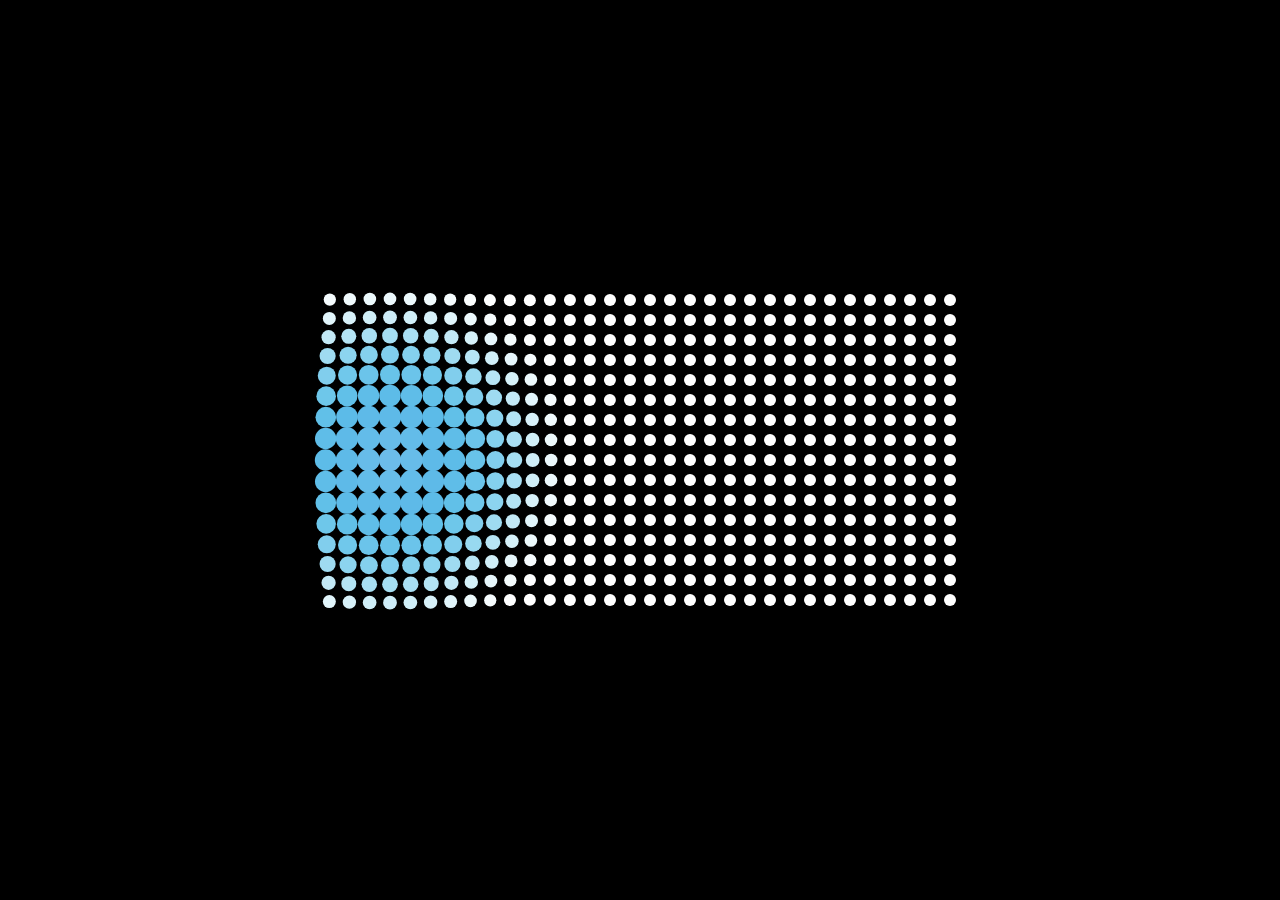
<file: IRUxORCA/anime-master/documentation/examples/advanced-staggering-2.html>
<!DOCTYPE html>
<html>
<head>
  <title>advanced staggering • anime.js</title>
  <meta charset="utf-8">
  <meta name="viewport" content="width=device-width, initial-scale=1, maximum-scale=1">
  <meta property="og:title" content="anime.js">
  <meta property="og:url" content="https://animejs.com">
  <meta property="og:description" content="Javascript Animation Engine">
  <meta property="og:image" content="https://animejs.com/documentation/assets/img/icons/og.png">
  <meta name="twitter:card" content="summary">
  <meta name="twitter:title" content="anime.js">
  <meta name="twitter:site" content="@juliangarnier">
  <meta name="twitter:description" content="Javascript Animation Engine">
  <meta name="twitter:image" content="https://animejs.com/documentation/assets/img/icons/twitter.png">
  <link rel="apple-touch-icon-precomposed" href="../assets/img/social-media-image.png">
  <link rel="icon" type="image/png" href="../assets/img/favicon.png" >
  <link href="../assets/css/animejs.css" rel="stylesheet">
  <link href="../assets/css/documentation.css" rel="stylesheet">
  <style>

    :root {
      font-size: 20px;
    }

    body {
      display: flex;
      flex-wrap: wrap;
      justify-content: center;
      align-items: center;
      height: 100vh;
      background-color: #000;
    }

    .stagger-visualizer {
      display: flex;
      flex-wrap: wrap;
      justify-content: center;
      align-items: center;
      position: relative;
      width: 32rem;
      height: 16rem;
    }

    .dots-wrapper {
      position: absolute;
      display: flex;
      flex-wrap: wrap;
      justify-content: center;
      align-items: center;
      width: 100%;
      height: 100%;
    }

    .stagger-visualizer .dot {
      position: relative;
      width: calc(1rem - 8px);
      height: calc(1rem - 8px);
      margin: 4px;
      border-radius: 50%;
      background-color: currentColor;
    }

  </style>
</head>
<body>

  <div class="stagger-visualizer">
    <div class="dots-wrapper"></div>
  </div>

</body>
<script type="module">

  import anime from '../../src/index.js';

  var advancedStaggeringAnimation = (function() {

    var staggerVisualizerEl = document.querySelector('.stagger-visualizer');
    var dotsWrapperEl = staggerVisualizerEl.querySelector('.dots-wrapper');
    var dotsFragment = document.createDocumentFragment();
    var grid = [32, 16];
    var cellSize = 1;
    var numberOfElements = grid[0] * grid[1];
    var animation;
    var paused = true;

    for (var i = 0; i < numberOfElements; i++) {
      var dotEl = document.createElement('div');
      dotEl.classList.add('dot');
      dotsFragment.appendChild(dotEl);
    }

    dotsWrapperEl.appendChild(dotsFragment);

    var index = anime.random(0, numberOfElements-1);
    var nextIndex = 0;

    function play() {

      paused = false;
      if (animation) animation.pause();

      nextIndex = anime.random(0, numberOfElements-1);

      var saturation = 75;

      var colorStart = anime.random(0, 256);
      var colorEnd = anime.random(0, 256);
      var colorRangeValue = [colorStart, colorEnd];
      var luminosityStart = anime.random(60, 80);
      var luminosityEnd = anime.random(20, 40);
      var luminosityRangeValue = [luminosityStart, luminosityEnd];

      function staggeredGridColors(el, i, total) {
        var hue = Math.round(anime.stagger(colorRangeValue, {grid: grid, from: index})(el, i, total));
        var luminosity = Math.round(anime.stagger(luminosityRangeValue, {grid: grid, from: index})(el, i, total));
        return 'hsl(' + hue + ', ' + saturation + '%, ' + luminosity + '%)';
      }

      animation = anime({
        targets: '.stagger-visualizer .dot',
        keyframes: [
          {
            zIndex: function(el, i, total) {
              return Math.round(anime.stagger([numberOfElements, 0], {grid: grid, from: index})(el, i, total));
            },
            translateX: anime.stagger('-.001rem', {grid: grid, from: index, axis: 'x'}),
            translateY: anime.stagger('-.001rem', {grid: grid, from: index, axis: 'y'}),
            duration: 200
          }, {
            translateX: anime.stagger('.075rem', {grid: grid, from: index, axis: 'x'}),
            translateY: anime.stagger('.075rem', {grid: grid, from: index, axis: 'y'}),
            scale: anime.stagger([2, .2], {grid: grid, from: index}),
            backgroundColor: staggeredGridColors,
            duration: 450
          }, {
            translateX: 0,
            translateY: 0,
            scale: 1,
            duration: 500,
          }
        ],
        delay: anime.stagger(60, {grid: grid, from: index}),
        easing: 'easeInOutQuad',
        complete: play
      }, 30)

      index = nextIndex;

    }

    play();

  })();

</script>
</html>
</file>
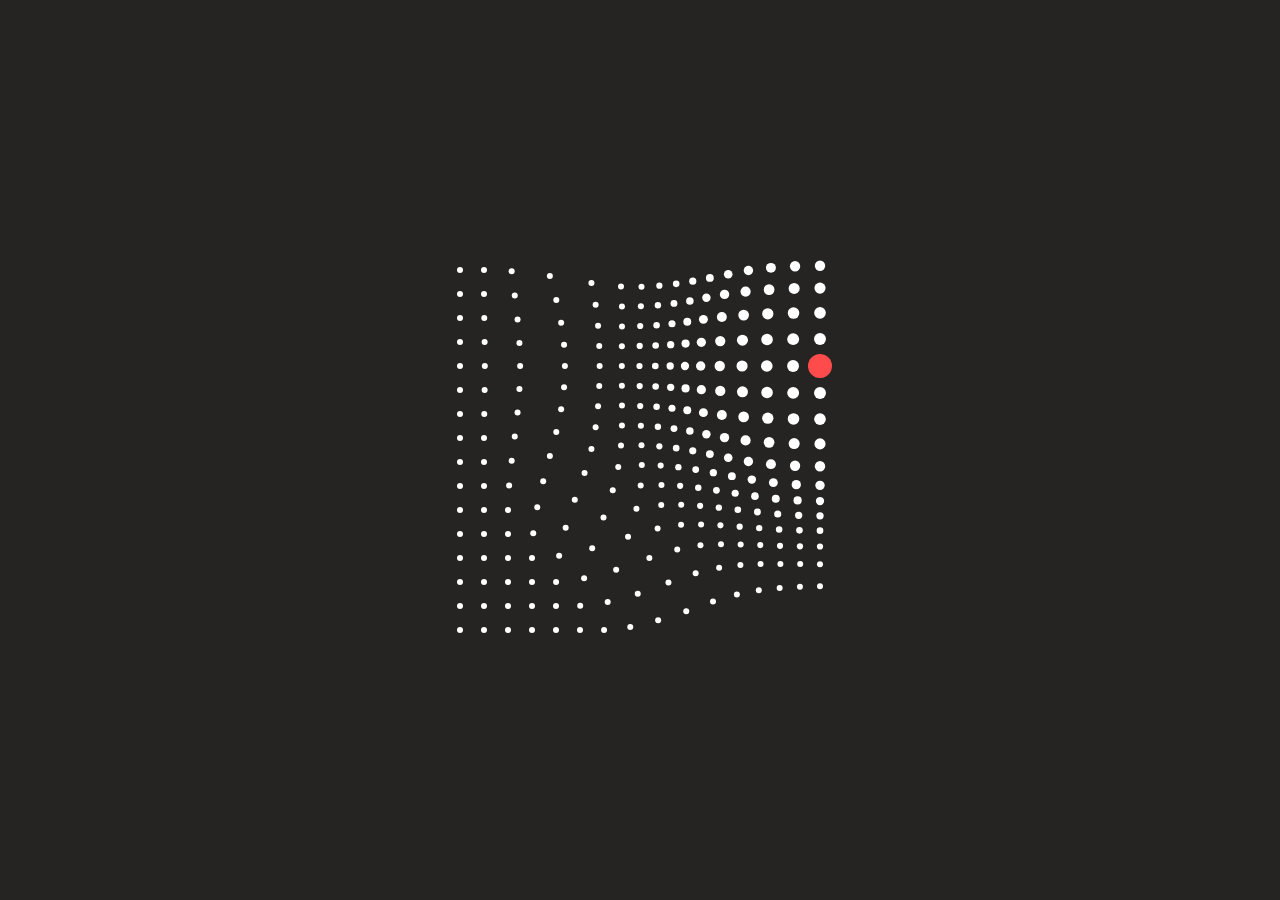
<file: IRUxORCA/anime-master/documentation/examples/advanced-staggering.html>
<!DOCTYPE html>
<html>
<head>
  <title>advanced staggering • anime.js</title>
  <meta charset="utf-8">
  <meta name="viewport" content="width=device-width, initial-scale=1, maximum-scale=1">
  <meta property="og:title" content="anime.js">
  <meta property="og:url" content="https://animejs.com">
  <meta property="og:description" content="Javascript Animation Engine">
  <meta property="og:image" content="https://animejs.com/documentation/assets/img/icons/og.png">
  <meta name="twitter:card" content="summary">
  <meta name="twitter:title" content="anime.js">
  <meta name="twitter:site" content="@juliangarnier">
  <meta name="twitter:description" content="Javascript Animation Engine">
  <meta name="twitter:image" content="https://animejs.com/documentation/assets/img/icons/twitter.png">
  <link rel="apple-touch-icon-precomposed" href="../assets/img/social-media-image.png">
  <link rel="icon" type="image/png" href="../assets/img/favicon.png" >
  <link href="../assets/css/animejs.css" rel="stylesheet">
  <link href="../assets/css/documentation.css" rel="stylesheet">
  <style>

    :root {
      font-size: 24px;
    }

    body {
      display: flex;
      flex-wrap: wrap;
      justify-content: center;
      align-items: center;
      height: 100vh;
    }

    .stagger-visualizer {
      position: relative;
      display: flex;
      flex-wrap: wrap;
      justify-content: center;
      align-items: center;
      width: 16rem;
      height: 16rem;
    }

    .stagger-visualizer .dot {
      position: relative;
      width: .25rem;
      height: .25rem;
      margin: .375rem;
      background-color: currentColor;
      border-radius: 50%;
    }

    .stagger-visualizer .cursor {
      position: absolute;
      z-index: 1;
      top: 0;
      left: 0;
      width: 1rem;
      height: 1rem;
      background-color: currentColor;
      border-radius: 50%;
    }

  </style>
</head>
<body>

  <div class="stagger-visualizer">
    <div class="cursor color-red"></div>
  </div>

</body>
<script type="module">

  import anime from '../../src/index.js';

  const staggerVisualizerEl = document.querySelector('.stagger-visualizer');
  const fragment = document.createDocumentFragment();
  const numberOfElements = 16*16;
  var animation;

  for (let i = 0; i < numberOfElements; i++) {
    const dotEl = document.createElement('div');
    dotEl.classList.add('dot');
    fragment.appendChild(dotEl);
  }

  staggerVisualizerEl.appendChild(fragment);

  let index = anime.random(0, numberOfElements);
  let nextIndex = 0;

  function animateGrid() {

    if (animation) animation.pause();

    nextIndex = anime.random(0, numberOfElements);

    anime.set('.cursor', {
      translateX: anime.stagger('-1rem', {grid: [16, 16], from: index, axis: 'x'}),
      translateY: anime.stagger('-1rem', {grid: [16, 16], from: index, axis: 'y'})
    });

    animation = anime.timeline({
      easing: 'easeInOutQuad',
      complete: animateGrid
    })
    .add({
      targets: '.cursor',
      keyframes: [
        { scale: .625 }, 
        { scale: 1.125 },
        { scale: 1 }
      ],
      duration: 600
    })
    .add({
      targets: '.dot',
      keyframes: [
        {
          translateX: anime.stagger('-.175rem', {grid: [16, 16], from: index, axis: 'x'}),
          translateY: anime.stagger('-.175rem', {grid: [16, 16], from: index, axis: 'y'}),
          duration: 200
        }, {
          translateX: anime.stagger('.125rem', {grid: [16, 16], from: index, axis: 'x'}),
          translateY: anime.stagger('.125rem', {grid: [16, 16], from: index, axis: 'y'}),
          scale: 2,
          duration: 500
        }, {
          translateX: 0,
          translateY: 0,
          scale: 1,
          duration: 600,
        }
      ],
      delay: anime.stagger(50, {grid: [16, 16], from: index})
    }, '-=600')
    .add({
      targets: '.cursor',
      translateX: { value: anime.stagger('-1rem', {grid: [16, 16], from: nextIndex, axis: 'x'}), duration: anime.random(400, 1200) },
      translateY: { value: anime.stagger('-1rem', {grid: [16, 16], from: nextIndex, axis: 'y'}), duration: anime.random(400, 1200) },
      easing: 'easeOutSine'
    }, '-=1100')

    index = nextIndex;

  }

  animateGrid();

</script>
</html>
</file>
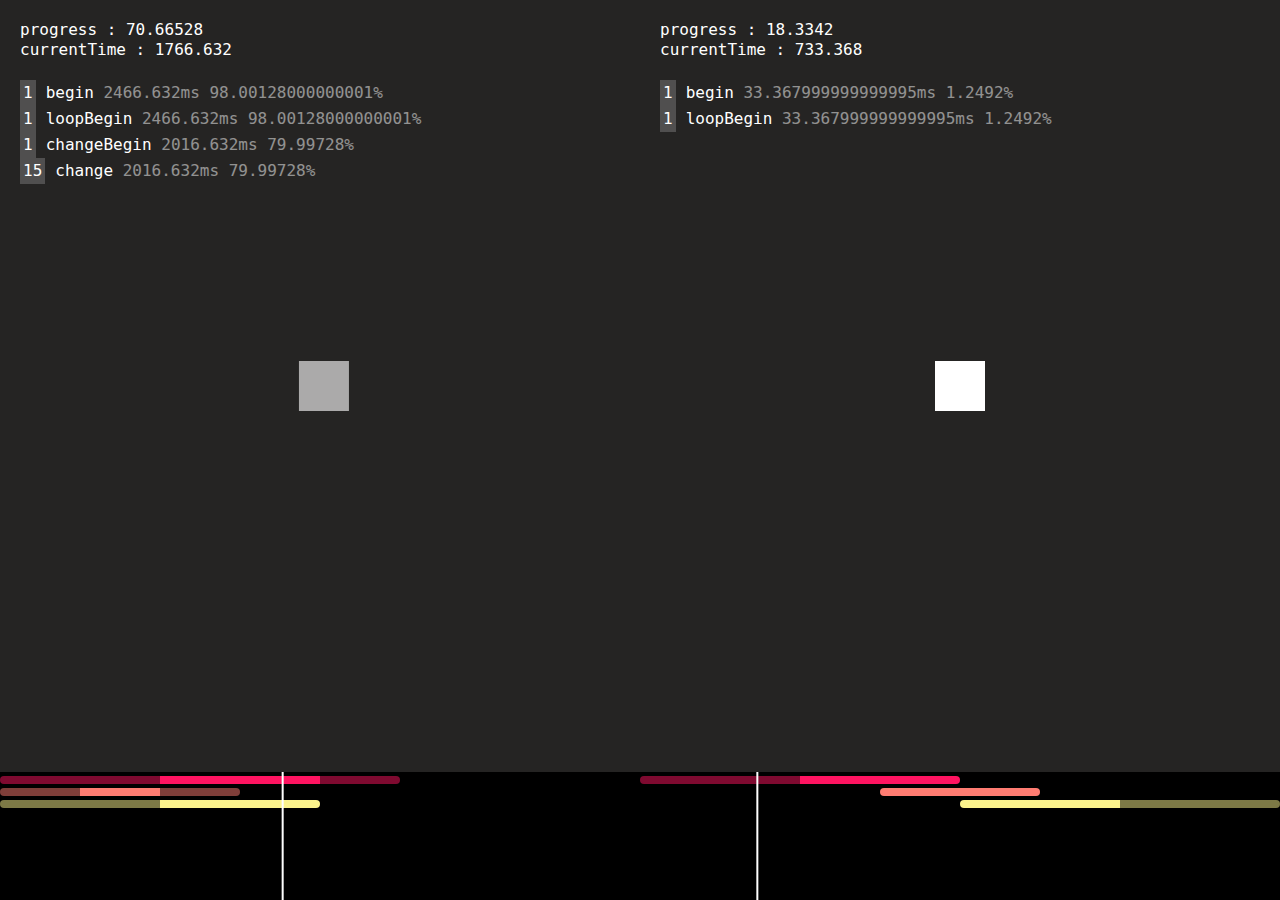
<file: IRUxORCA/anime-master/documentation/examples/anime-callbacks.html>
<!DOCTYPE html>
<html>
<head>
  <title>Anime states system | anime.js</title>
  <meta charset="utf-8">
  <meta name="viewport" content="width=device-width, initial-scale=1, maximum-scale=1">
  <meta property="og:title" content="anime.js">
  <meta property="og:url" content="https://animejs.com">
  <meta property="og:description" content="Javascript Animation Engine">
  <meta property="og:image" content="https://animejs.com/documentation/assets/img/icons/og.png">
  <meta name="twitter:card" content="summary">
  <meta name="twitter:title" content="anime.js">
  <meta name="twitter:site" content="@juliangarnier">
  <meta name="twitter:description" content="Javascript Animation Engine">
  <meta name="twitter:image" content="https://animejs.com/documentation/assets/img/icons/twitter.png">
  <link rel="apple-touch-icon-precomposed" href="../assets/img/social-media-image.png">
  <link rel="icon" type="image/png" href="../assets/img/favicon.png" >
  <link href="../assets/css/animejs.css" rel="stylesheet">
  <link href="../assets/css/documentation.css" rel="stylesheet">
  <style>

    body {
      display: flex;
      flex-wrap: no-wrap;
      justify-content: space-around;
      align-items: center;
      position: absolute;
      width: 100%;
      height: 100vh;
      padding-bottom: 128px;
    }

    .el {
      width: 50px;
      height: 50px;
      background-color: currentColor;
    }

    .log {
      overflow-y: scroll;
      position: absolute;
      top: 0;
      height: 100%;
      padding: 20px;
      padding-top: 80px;
      font-size: 16px;
      line-height: 20px;
      text-align: left;
      font-family: monospace;
    }

    .log-animation {
      left: 0;
      width: 50%;
    }

    .log-timeline {
      left: 50%;
      width: 50%;
    }

    .counter {
      display: inline-block;
      margin-right: 10px;
      padding: 3px;
      background-color: rgba(255,255,255,.2);
    }

    .currentTime, .progress { opacity: .5 }

    .time {
      position: absolute;
      top: 0;
      height: 80px;
      padding: 20px;
      font-size: 16px;
      line-height: 20px;
      text-align: left;
      font-family: monospace;
    }

    .time-animation {
      left: 0;
      width: 50%;
    }

    .time-timeline {
      left: 50%;
      width: 50%;
    }

    /* Player animation */

    .timeline {
      position: fixed;
      bottom: 0;
      height: 128px;
      padding-top: 4px;
      background-color: #000;
    }

    .timeline.player-animation {
      width: 50%;
      left: 0;
    }

    .timeline.player-timeline {
      width: 50%;
      left: 50%;
    }

    .tl-needle {
      position: absolute;
      z-index: 2;
      top: 0;
      left: 0;
      bottom: 0;
      width: 2px;
      margin-left: -1px;
      background-color: #FFF;
    }

    .tl-animation {
      position: relative;
      display: flex;
      justify-content: space-between;
      width: auto;
      height: 8px;
      margin-bottom: 4px;
      background-color: currentColor;
      border-radius: .5rem;
    }

    .tl-delay,
    .tl-end-delay {
      width: auto;
      height: 100%;
      background-color: rgba(0,0,0,.5);
    }

  </style>
</head>
<body>

  <div class="el color-04"></div>

  <div class="el color-08"></div>

  <div class="log log-animation"></div>
  <div class="time time-animation"></div>

  <div class="log log-timeline"></div>
  <div class="time time-timeline"></div>

</body>
<script type="module">

  import anime from '../../src/index.js';

  var animationTimeLogEl = document.querySelector('.time-animation');
  var timelineTimeLogEl = document.querySelector('.time-timeline');

  var animation = anime({
    targets: '.el.color-04',
    translateX: [
      {value: 200},
      {value: -200},
      {value: 200}
    ],
    rotate: {
      value: 720,
      easing: 'easeInOutCirc',
      duration: 500,
      delay: 500
    },
    opacity: {
      value: .5,
      easing: 'linear',
      duration: 1000,
      delay: 1000,
      endDelay: 0
    },
    delay: 1000,
    endDelay: 500,
    duration: 1000,
    easing: 'easeOutQuad',
    direction: 'reverse',
    loop: 2,
    autoplay: false,
    update: function(a) {
      animationTimeLogEl.innerHTML = 'progress : ' + a.progress + '<br>currentTime : ' + a.currentTime;
    },
  });


  var tl = anime.timeline({
    targets: '.el.color-08',
    easing: 'easeInOutQuad',
    autoplay: false,
    direction: 'alternate',
    loop: 3,
    update: function(a) {
      timelineTimeLogEl.innerHTML = 'progress : ' + a.progress + '<br>currentTime : ' + a.currentTime;
    }
  })
  .add({
    translateX: 100,
    delay: 1000
  })
  .add({
    translateY: 100
  }, '-=500')
  .add({
    rotate: 360,
    endDelay: 1000
  }, '-=500');


  function animePlayer(instance, playerClass) {

    function createEl(type, className, parentEl) {
      var el = document.createElement(type);
      if (className) el.classList.add(className);
      if (parentEl) parentEl.appendChild(el);
      return el;
    }

    var timelineEl = createEl('div', 'timeline', document.body);
    if (playerClass) timelineEl.classList.add(playerClass);
    var needleEl = createEl('div', 'tl-needle', timelineEl);
    var animations = [];
    var colors = ['#FF1461','#FF7C72','#FBF38C','#A6FF8F','#18FF92','#1CE2B2','#5EF3FB','#61C3FF','#5A87FF','#8453E3','#C26EFF','#FB89FB'];
    var colorIndex = 0;

    function convertMStoEM(ms) { return ms / 100; }
    function convertEMtoMS(em) { return parseFloat(em) * 250; }

    function createAnimationLog(animObj, timelineOffset) {
      var anim = animObj;
      anim.player = {};
      anim.player.animationEl = createEl('div', 'tl-animation', timelineEl);
      anim.player.delayEl = createEl('div', 'tl-delay', anim.player.animationEl);
      anim.player.endDelayEl = createEl('div', 'tl-end-delay', anim.player.animationEl);
      anim.update = function() {
        anime.set(anim.player.animationEl, {
          left: convertMStoEM(timelineOffset) + 'em',
          width: convertMStoEM(anim.duration) + 'em'
        });
        anime.set(anim.player.delayEl, {width: (anim.delay / anim.duration) * 100 + '%'});
        anime.set(anim.player.endDelayEl, {width: (anim.endDelay / anim.duration) * 100 + '%'});
      }
      anime.set(anim.player.animationEl, {color: colors[colorIndex]});
      colorIndex++;
      if (!colors[colorIndex]) colorIndex = 0;
      anim.update();
      animations.push(anim);
      return anim;
    }

    instance.pause();

    var playerAnimation = anime({
      targets: needleEl,
      translateX: convertMStoEM(instance.duration) + 'em',
      duration: instance.duration,
      direction: instance.direction,
      loop: instance.loop,
      easing: 'linear',
      update: function(a) {
        instance.seek(a.currentTime);
      },
      complete: function(a) {
        instance.seek(a.currentTime);
      }
    });

    if (instance.children.length) {
      instance.children.forEach(function(child) {
        child.animations.forEach(function(anim) {
          createAnimationLog(anim, child.timelineOffset);
        });
      })
    } else {
      instance.animations.forEach(function(anim) {
        createAnimationLog(anim);
      });
    }

  }

  animePlayer(animation, 'player-animation');
  animePlayer(tl, 'player-timeline');

  function logCallbacks(animation, logEl, callbacks) {

    function appendLog(cbName) {
      animation[cbName] = function() {
        var pEl = document.createElement('p');
        var counterSpanEl = document.createElement('span');
        var currentTimeSpanEl = document.createElement('span');
        var progressSpanEl = document.createElement('span');
        var textSpanEl = document.createElement('span');
        var lastPEl = logEl.querySelector('p:last-child');
        currentTimeSpanEl.innerHTML = ' ' + animation.currentTime + 'ms';
        progressSpanEl.innerHTML = ' ' + animation.progress + '%';
        if (lastPEl && lastPEl.querySelector('.text').innerHTML === cbName) {
          var lastCountEl = lastPEl.querySelector('.counter');
          var lastCountValue = parseFloat(lastCountEl.innerHTML);
          lastCountValue++;
          lastCountEl.innerHTML = lastCountValue;
        } else {
          counterSpanEl.innerHTML = 1;
          textSpanEl.innerHTML = cbName;
          counterSpanEl.classList.add('counter');
          textSpanEl.classList.add('text');
          currentTimeSpanEl.classList.add('currentTime');
          progressSpanEl.classList.add('progress');
          pEl.appendChild(counterSpanEl);
          pEl.appendChild(textSpanEl);
          pEl.appendChild(currentTimeSpanEl);
          pEl.appendChild(progressSpanEl);
          logEl.appendChild(pEl);
          logEl.scrollTop = logEl.scrollHeight;
        }
      }
    }

    callbacks.forEach(appendLog);

  }

  logCallbacks(animation, document.querySelector('.log-animation'), [
    'begin',
    'loopBegin',
    'changeBegin',
    'change',
    'changeComplete',
    'loopComplete',
    'complete'
  ]);


  logCallbacks(tl, document.querySelector('.log-timeline'), ['begin',
    'loopBegin',
    'changeBegin',
    'change',
    'changeComplete',
    'loopComplete',
    'complete'
  ]);


</script>
</html>
</file>
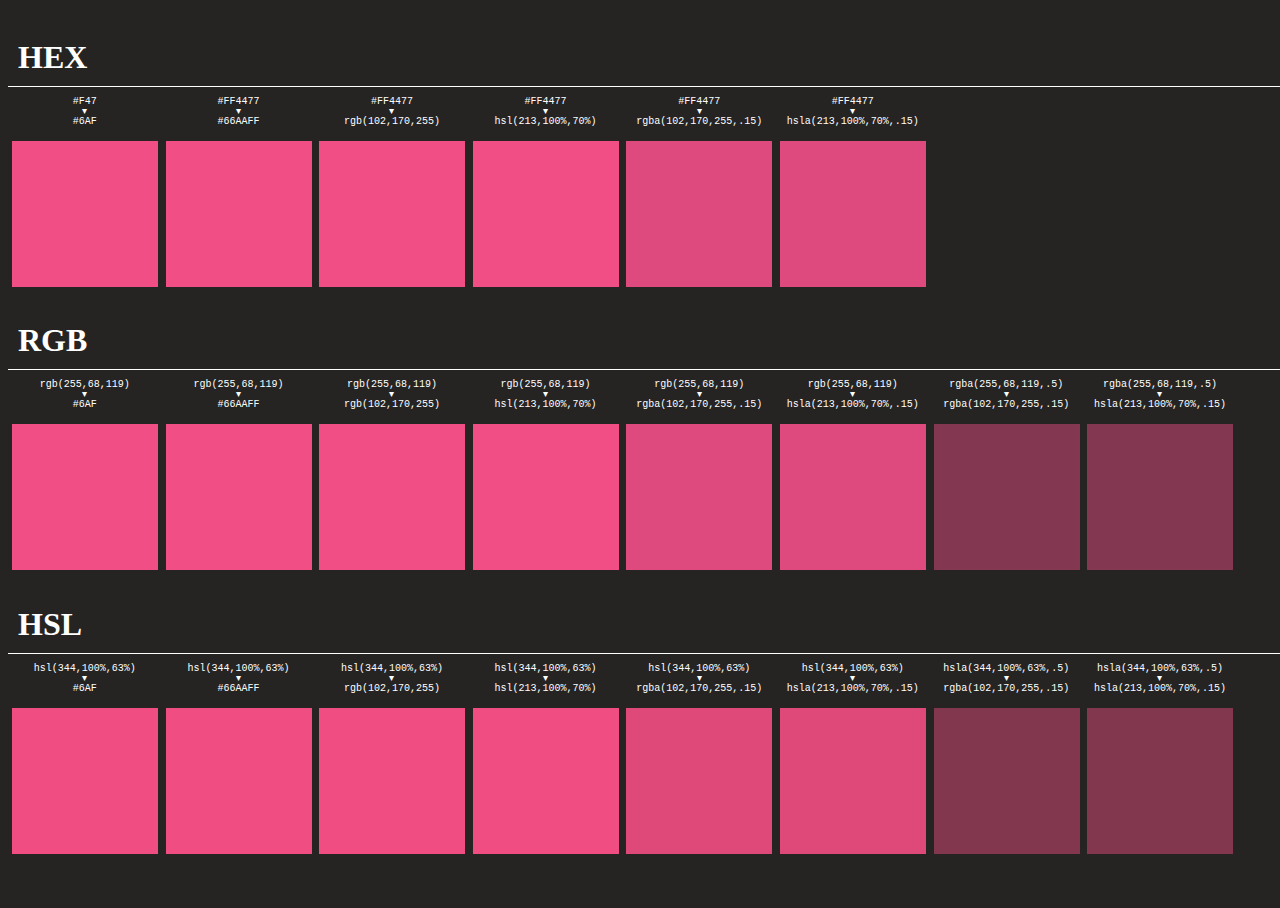
<file: IRUxORCA/anime-master/documentation/examples/anime-colors-test.html>
<!DOCTYPE html>
<html>
<head>
  <title>Colors test | anime.js</title>
  <meta charset="utf-8">
  <meta name="viewport" content="width=device-width, initial-scale=1, maximum-scale=1">
  <meta property="og:title" content="anime.js">
  <meta property="og:url" content="https://animejs.com">
  <meta property="og:description" content="Javascript Animation Engine">
  <meta property="og:image" content="https://animejs.com/documentation/assets/img/icons/og.png">
  <meta name="twitter:card" content="summary">
  <meta name="twitter:title" content="anime.js">
  <meta name="twitter:site" content="@juliangarnier">
  <meta name="twitter:description" content="Javascript Animation Engine">
  <meta name="twitter:image" content="https://animejs.com/documentation/assets/img/icons/twitter.png">
  <link rel="apple-touch-icon-precomposed" href="../assets/img/social-media-image.png">
  <link rel="icon" type="image/png" href="../assets/img/favicon.png">
  <link href="../assets/css/documentation.css" rel="stylesheet">
  <script src="../../lib/anime.min.js"></script>
  <!-- <script src="../assets/js/anime/anime.2.0.2.js"></script> -->
  <!-- <script src="../assets/js/anime/anime.1.3.js"></script> -->
  <style>
    body {
      width: 100%;
      height: 100vh;
    }
    .color-tests {
      display: flex;
      flex-wrap: wrap;
    }
    .section-title {
      display: block;
      width: 100%;
      margin-bottom: 10px;
      padding: 10px;
      border-bottom: 1px solid #FFF;
    }
    .color-test {
      flex-shrink: 2;
      text-align: center;
      font-size: 10px;
      line-height: 1em;
      font-family: monospace;
    }
    .color-el {
      display: flex;
      align-items: center;
      justify-content: center;
      position: relative;
      width: 12vw;
      height: 12vw;
      margin-top: 10px;
    }
  </style>
</head>
<body>
  <section class="color-section">
    <h1 class="section-title">HEX</h1>
    <div class="color-tests">
      <div class="color-test hex-to-hex-shorthand">#F47<br>▾<br>#6AF</div>
      <div class="color-test hex-to-hex">#FF4477<br>▾<br>#66AAFF</div>
      <div class="color-test hex-to-rgb">#FF4477<br>▾<br>rgb(102,170,255)</div>
      <div class="color-test hex-to-hsl">#FF4477<br>▾<br>hsl(213,100%,70%)</div>
      <div class="color-test hex-to-rgba">#FF4477<br>▾<br>rgba(102,170,255,.15)</div>
      <div class="color-test hex-to-hsla">#FF4477<br>▾<br>hsla(213,100%,70%,.15)</div>
    </div>
  </section>
  <section class="color-section">
    <h1 class="section-title">RGB</h1>
    <div class="color-tests">
      <div class="color-test rgb-to-hex-shorthand">rgb(255,68,119)<br>▾<br>#6AF</div>
      <div class="color-test rgb-to-hex">rgb(255,68,119)<br>▾<br>#66AAFF</div>
      <div class="color-test rgb-to-rgb">rgb(255,68,119)<br>▾<br>rgb(102,170,255)</div>
      <div class="color-test rgb-to-hsl">rgb(255,68,119)<br>▾<br>hsl(213,100%,70%)</div>
      <div class="color-test rgb-to-rgba">rgb(255,68,119)<br>▾<br>rgba(102,170,255,.15)</div>
      <div class="color-test rgb-to-hsla">rgb(255,68,119)<br>▾<br>hsla(213,100%,70%,.15)</div>
      <div class="color-test rgba-to-rgba">rgba(255,68,119,.5)<br>▾<br>rgba(102,170,255,.15)</div>
      <div class="color-test rgba-to-hsla">rgba(255,68,119,.5)<br>▾<br>hsla(213,100%,70%,.15)</div>
    </div>
  </section>
  <section class="color-section">
    <h1 class="section-title">HSL</h1>
    <div class="color-tests">
      <div class="color-test hsl-to-hex-shorthand">hsl(344,100%,63%)<br>▾<br>#6AF</div>
      <div class="color-test hsl-to-hex">hsl(344,100%,63%)<br>▾<br>#66AAFF</div>
      <div class="color-test hsl-to-rgb">hsl(344,100%,63%)<br>▾<br>rgb(102,170,255)</div>
      <div class="color-test hsl-to-hsl">hsl(344,100%,63%)<br>▾<br>hsl(213,100%,70%)</div>
      <div class="color-test hsl-to-rgba">hsl(344,100%,63%)<br>▾<br>rgba(102,170,255,.15)</div>
      <div class="color-test hsl-to-hsla">hsl(344,100%,63%)<br>▾<br>hsla(213,100%,70%,.15)</div>
      <div class="color-test hsla-to-rgba">hsla(344,100%,63%,.5)<br>▾<br>rgba(102,170,255,.15)</div>
      <div class="color-test hsla-to-hsla">hsla(344,100%,63%,.5)<br>▾<br>hsla(213,100%,70%,.15)</div>
    </div>
  </section>
  <script>

    var colorTestEls = document.querySelectorAll('.color-test');

    function createTest(el) {
      var testHtml = el.innerHTML;
      var testValues = testHtml.split('<br>▾<br>');
      var colorEl = document.createElement('div');
      colorEl.classList.add('color-el');
      el.appendChild(colorEl);
      anime({
        targets: colorEl,
        backgroundColor: [testValues[0], testValues[1]],
        scale: [.97, .75],
        direction: 'alternate',
        easing: 'easeInOutSine',
        duration: 4000,
        loop: true
      });
    }

    for (var i = 0; i < colorTestEls.length; i++) createTest(colorTestEls[i]);

  </script>
</body>
</html>
</file>
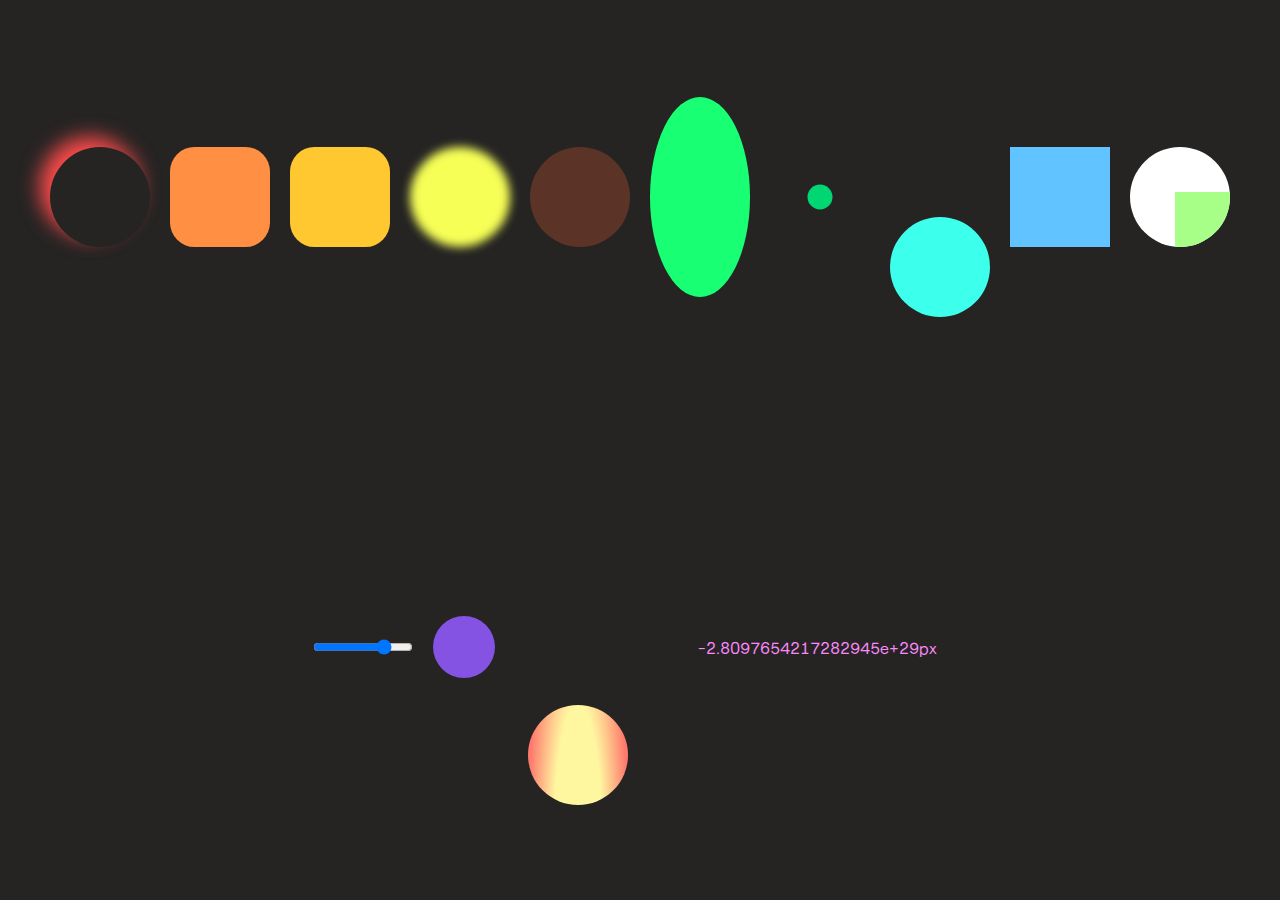
<file: IRUxORCA/anime-master/documentation/examples/anime-complex-properties.html>
<!DOCTYPE html>
<html>
<head>
  <title>Complex properties | anime.js</title>
  <meta charset="utf-8">
  <meta name="viewport" content="width=device-width, initial-scale=1, maximum-scale=1">
  <meta property="og:title" content="anime.js">
  <meta property="og:url" content="https://animejs.com">
  <meta property="og:description" content="Javascript Animation Engine">
  <meta property="og:image" content="https://animejs.com/documentation/assets/img/icons/og.png">
  <meta name="twitter:card" content="summary">
  <meta name="twitter:title" content="anime.js">
  <meta name="twitter:site" content="@juliangarnier">
  <meta name="twitter:description" content="Javascript Animation Engine">
  <meta name="twitter:image" content="https://animejs.com/documentation/assets/img/icons/twitter.png">
  <link rel="apple-touch-icon-precomposed" href="../assets/img/social-media-image.png">
  <link href="../assets/css/animejs.css" rel="stylesheet">
  <link href="../assets/css/documentation.css" rel="stylesheet">
  <!-- <script src="../../lib/anime.min.js"></script> -->
  <!-- <script src="../assets/js/anime/anime.1.3.js"></script> -->
  <!-- <script src="../assets/js/anime/anime.2.0.1.js"></script> -->
  <style>
    body {
      display: flex;
      flex-wrap: wrap;
      justify-content: center;
      align-items: center;
      min-height: 100vh;
    }
    .item {
      width: 100px;
      height: 100px;
      margin-top: 20px;
      border-radius: 50%;
      background-color: currentColor;
      margin: 10px;
    }
    .box-shadow {
      background-color: transparent;
    }
    .clip-path {
      border-radius: 0;
    }
    .auto-property {
      background-image: radial-gradient(50% 100%, #FFF7A0 50%, #FF7A6D 100%);
      background-size: auto 100px;
    }
    .exponent-values {
      width: 300px;
      background-color: transparent;
      text-align: center;
    }
  </style>
</head>
<body>
  <div class="box-shadow item color-red"></div>
  <div class="unit-less item color-orange"></div>
  <div class="specified-unit item color-lightorange"></div>
  <div class="filter item color-yellow"></div>
  <div class="rgba item color-citrus"></div>
  <div class="calc item color-green"></div>
  <div class="zero-value item color-darkgreen"></div>
  <div class="round-value item color-turquoise"></div>
  <div class="clip-path item color-skyblue"></div>
  <svg class="item" xmlns="http://www.w3.org/2000/svg" viewBox="0 0 100 100">
    <g id="Page-1" fill="none" fill-rule="evenodd">
      <g id="svg" fill="#A7FF87">
        <rect id="Rectangle" width="50" height="50" x="25" y="25"/>
      </g>
    </g>
  </svg>
  <input class="item" type="range" value="0" min="0" max="100">
  <div class="basic-css color-lavender item"></div>
  <div class="auto-property color-purple item"></div>
  <input class="exponent-values color-pink item" value="-1.1234567890123456789e+30px"></input>
  <script type="module">
    
    import anime from "../../src/index.js";

    var boxShadow = anime({
      targets: '.box-shadow',
      boxShadow: [
        {value: ['10px -10px 10px 0 currentColor', '10px 10px 20px 0 currentColor']},
        {value: '-10px 10px 30px 0 currentColor'},
        {value: '-10px -10px 20px 0 currentColor'},
        {value: '10px -10px 10px 0 currentColor'}
      ],
      loop: true,
      easing: 'linear'
    });
    var unitLess = anime({
      targets: '.unit-less',
      borderRadius: 16,
      loop: true,
      direction: 'alternate',
      easing: 'linear'
    });
    var specifiedUnit = anime({
      targets: '.specified-unit',
      borderRadius: '1em',
      loop: true,
      direction: 'alternate',
      easing: 'linear'
    });
    var filter = anime({
      targets: '.filter',
      filter: ["blur(20px)", "blur(0px)"],
      loop: true,
      direction: 'alternate',
      easing: 'linear'
    });
    var rgba = anime({
      targets: '.rgba',
      backgroundColor: ['rgba(255,100,50,1)', 'rgba(255,100,50,.0)'],
      loop: true,
      direction: 'alternate',
      easing: 'linear'
    });
    var calc = anime({
      targets: '.calc',
      height: ['calc(25% - 100px)', 'calc(25% - 0px)'],
      loop: true,
      direction: 'alternate',
      easing: 'linear'
    });
    var zeroValue = anime({
      targets: '.zero-value',
      scale: 0,
      loop: true,
      direction: 'alternate',
      easing: 'linear'
    });
    var roundValue = anime({
      targets: '.round-value',
      translateY: 100,
      round: .1,
      loop: true,
      direction: 'alternate',
      easing: 'linear'
    });
    var clipPath = anime({
      targets: '.clip-path',
      clipPath: ['circle(0px at center)', 'circle(100px at center)'],
      loop: true,
      direction: 'alternate',
      easing: 'linear'
    });
    var svgTransform = anime({
      targets: 'rect',
      transform: 'translate(10 10) scale(2)',
      loop: true,
      direction: 'alternate',
      easing: 'linear'
    });
    var rangeValue = anime({
      targets: 'input[type="range"]',
      value: 100,
      loop: true,
      direction: 'alternate',
      easing: 'linear'
    });
    var basicCSS = anime({
      targets: '.basic-css',
      width: 50,
      height: 50,
      loop: true,
      direction: 'alternate',
      easing: 'linear'
    });
    var autoProperty = anime({
      targets: '.auto-property',
      backgroundSize: ['auto 10px', 'auto 400px'],
      margin: '20% 40px 10px 30px',
      loop: true,
      direction: 'alternate',
      easing: 'linear'
    });
    var exponentValues = anime({
      targets: '.exponent-values',
      value: '+1.0123456789012346e+21px',
      loop: true,
      direction: 'alternate',
      easing: 'linear'
    });
  </script>
</body>
</html>
</file>
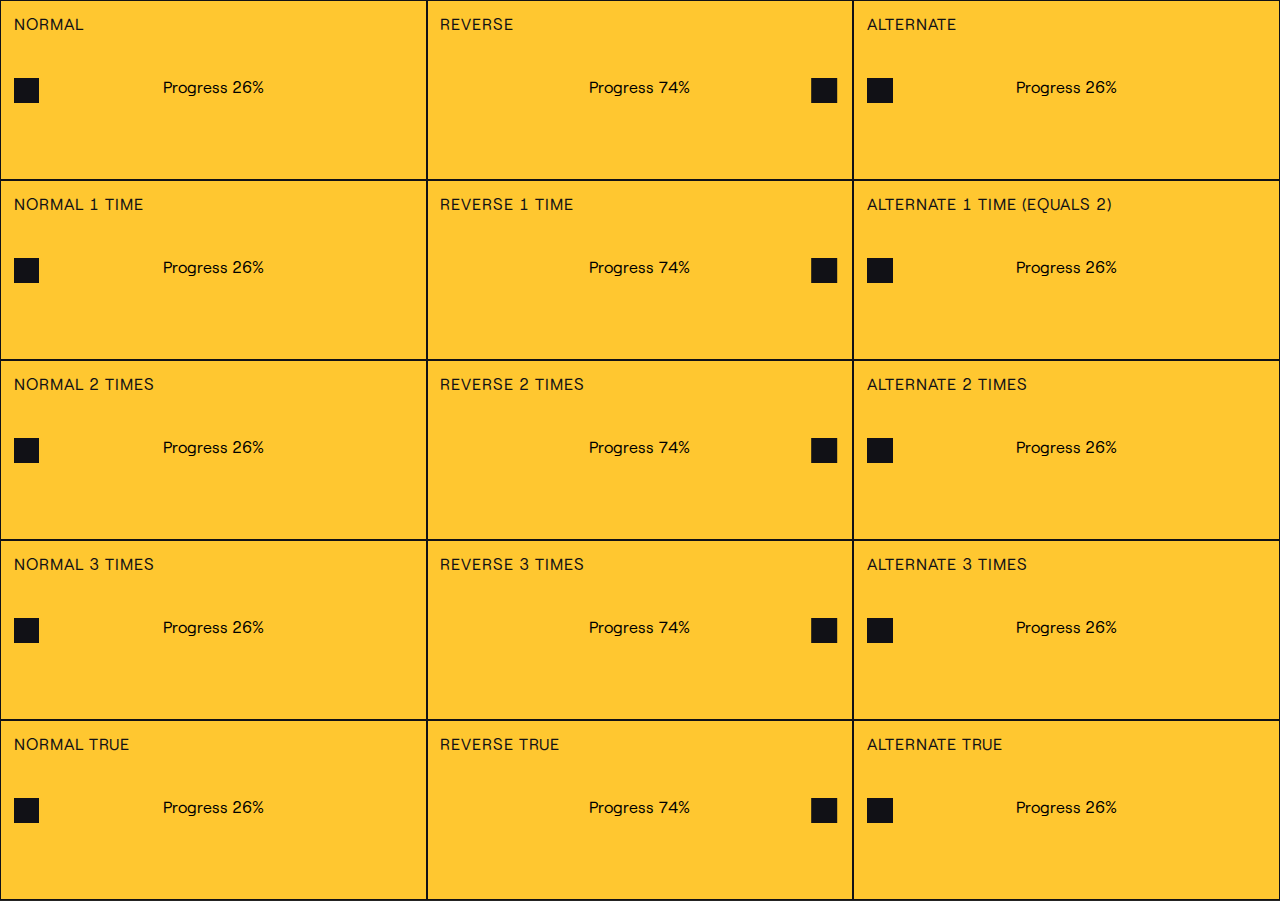
<file: IRUxORCA/anime-master/documentation/examples/anime-directions-testing.html>
<!DOCTYPE html>
<html>
<head>
  <title>Diretions Testing | anime.js</title>
  <meta charset="utf-8">
  <meta name="viewport" content="width=device-width, initial-scale=1, maximum-scale=1">
  <meta property="og:title" content="anime.js">
  <meta property="og:url" content="https://animejs.com">
  <meta property="og:description" content="Javascript Animation Engine">
  <meta property="og:image" content="https://animejs.com/documentation/assets/img/icons/og.png">
  <meta name="twitter:card" content="summary">
  <meta name="twitter:title" content="anime.js">
  <meta name="twitter:site" content="@juliangarnier">
  <meta name="twitter:description" content="Javascript Animation Engine">
  <meta name="twitter:image" content="https://animejs.com/documentation/assets/img/icons/twitter.png">
  <link rel="apple-touch-icon-precomposed" href="../assets/img/social-media-image.png">
  <link rel="icon" type="image/png" href="../assets/img/favicon.png">
  <link href="../assets/css/animejs.css" rel="stylesheet">
  <link href="../assets/css/documentation.css" rel="stylesheet">
  <script src="../../lib/anime.min.js"></script>
  <style>
    body {
      display: flex;
      flex-wrap: wrap;
      align-items: center;
      justify-content: flex-start;
      height: auto;
    }
    article {
      padding: 1vw;
      position: relative;
      width: 33.33%;
      height: 20vh;
      background: currentColor;
      border: 1px solid #111116;
    }
    h2 {
      color: #111116;
    }
    .el {
      position: relative;
      top: 5vh;
      width: 2vw;
      height: 2vw;
      background: #111116;
    }
    .logs {
      display: flex;
      flex-direction: column;
      flex-wrap: wrap;
      align-items: center;
      justify-content: center;
      position: absolute;
      top: 1vh;
      left: 0;
      bottom: 0;
      height: 19vh;
      width: 100%;
    }
    input {
      text-align: center;
      background: none;
      border: none;
    }
  </style>
</head>
<body>
  <script>
    function createTest(title, numberOfTargets, params) {
      var testEl = document.createElement('article');
      var testZoneEl = document.createElement('div');
      var logsEl = document.createElement('div');
      var progressEl = document.createElement('input');
      var promiseEl = document.createElement('input');
      var h2El = document.createElement('h2');

      for (var i = 0; i < numberOfTargets; i++) {
        var el = document.createElement('div');
        el.classList.add('el');
        testZoneEl.appendChild(el);
      }

      h2El.innerHTML = title;
      testEl.appendChild(h2El);
      logsEl.classList.add('logs');
      logsEl.appendChild(progressEl);
      logsEl.appendChild(promiseEl);
      testEl.appendChild(logsEl);
      testEl.appendChild(testZoneEl);
      document.body.appendChild(testEl);

      params.targets = testZoneEl.querySelectorAll('div');
      params.translateX = '29vw';
      params.delay = 1000;
      params.endDelay = 1000;
      params.easing = 'easeInOutQuad';
      params.begin = function() { testEl.classList.add('color-lightorange') };
      params.update = function(a) { 
        testEl.classList.add('color-red');
        progressEl.value = 'Progress ' + Math.round(a.progress) + '%';
      };
      params.complete = function() { testEl.classList.add('color-darkgreen') };
      var animation = anime(params);
      animation.finished.then(function() {
        promiseEl.value = 'Promise resolved'
        console.log('Promise resolved');
      });
      testEl.onclick = function() {
        testEl.classList.add('color-red');
        testEl.classList.remove('color-lightorange');
        testEl.classList.remove('color-darkgreen');
        animation.restart();
      }
    }

    createTest('Normal', 1, {});

    createTest('Reverse', 1, {
      direction: 'reverse'
    });

    createTest('Alternate', 1, {
      direction: 'alternate'
    });

    createTest('Normal 1 time', 1, {
      loop: 1
    });

    createTest('Reverse 1 time', 1, {
      direction: 'reverse',
      loop: 1
    });

    createTest('Alternate 1 time (equals 2)', 1, {
      direction: 'alternate',
      loop: 1
    });

    createTest('Normal 2 times', 1, {
      loop: 2
    });

    createTest('Reverse 2 times', 1, {
      direction: 'reverse',
      loop: 2
    });

    createTest('Alternate 2 times', 1, {
      direction: 'alternate',
      loop: 2
    });

    createTest('Normal 3 times', 1, {
      loop: 3
    });

    createTest('Reverse 3 times', 1, {
      direction: 'reverse',
      loop: 3
    });

    createTest('Alternate 3 times', 1, {
      direction: 'alternate',
      loop: 3
    });

    createTest('Normal true', 1, {
      loop: true
    });

    createTest('Reverse true', 1, {
      direction: 'reverse',
      loop: true
    });

    createTest('Alternate true', 1, {
      direction: 'alternate',
      loop: true
    });



  </script>
</body>
</html>
</file>
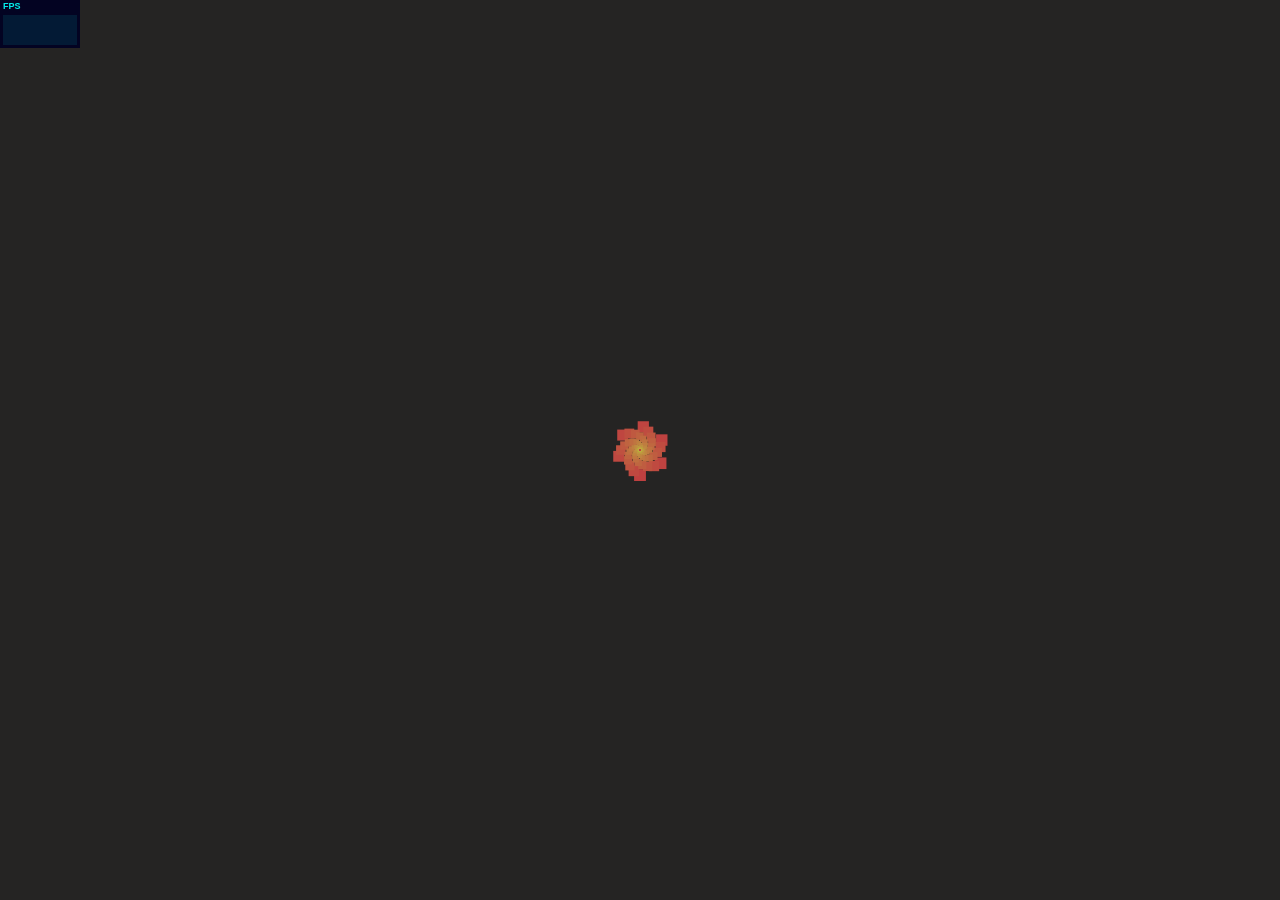
<file: IRUxORCA/anime-master/documentation/examples/anime-DOM-stress-test.html>
<!DOCTYPE html>
<html>
<head>
  <title>DOM stress test | anime.js</title>
  <meta charset="utf-8">
  <meta name="viewport" content="width=device-width, initial-scale=1, maximum-scale=1">
  <meta property="og:title" content="anime.js">
  <meta property="og:url" content="https://animejs.com">
  <meta property="og:description" content="Javascript Animation Engine">
  <meta property="og:image" content="https://animejs.com/documentation/assets/img/icons/og.png">
  <meta name="twitter:card" content="summary">
  <meta name="twitter:title" content="anime.js">
  <meta name="twitter:site" content="@juliangarnier">
  <meta name="twitter:description" content="Javascript Animation Engine">
  <meta name="twitter:image" content="https://animejs.com/documentation/assets/img/icons/twitter.png">
  <link rel="apple-touch-icon-precomposed" href="../assets/img/social-media-image.png">
  <link rel="icon" type="image/png" href="../assets/img/favicon.png" >
  <link href="../assets/css/animejs.css" rel="stylesheet">
  <link href="../assets/css/documentation.css" rel="stylesheet">
  <script src="../../lib/anime.min.js"></script>
  <!-- <script src="../assets/js/anime/anime.2.0.2.js"></script> -->
  <!-- <script src="../assets/js/anime/anime.1.0.js"></script> -->
  <style>

    .el {
      position: absolute;
      top: 50%;
      left: 50%;
      width: 1em;
      height: 1em;
      margin: -.5em 0 0 -.5em;
      font-size: 20px;
    }

  </style>
</head>
<body></body>
<script>

  var wrapperEl = document.body;
  var numberOfEls = 500;
  var duration = numberOfEls * 10;
  var radius = window.innerWidth < window.innerHeight ? window.innerWidth : window.innerHeight;
  var distance = (radius / 4 <= 150 ? 150 : radius / 2.5) / 16; 

  function createEl(i) {
    var el = document.createElement('div');
    var hue = Math.round(360 / numberOfEls * i);
    el.classList.add('el');
    //el.style.border = '5px solid hsl(' + hue + ', 50%, 50%)';
    el.style.backgroundColor = 'hsl(' + hue + ', 50%, 50%)';
    wrapperEl.appendChild(el);
    anime({
      targets: el,
      translateX: Math.sin(i) * distance + 'rem',
      translateY: Math.cos(i) * distance + 'rem',
      scale: [
        {value: [.1, 2]},
        {value: .1}
      ],
      easing: 'easeInOutSine',
      loop: true,
      duration: duration,
      delay: i * (duration / numberOfEls)
    });
  };

  for (var i = 0; i < numberOfEls; i++) createEl(i);

  </script>
  <script src="../assets/js/vendors/stats.min.js"></script>
</html>
</file>
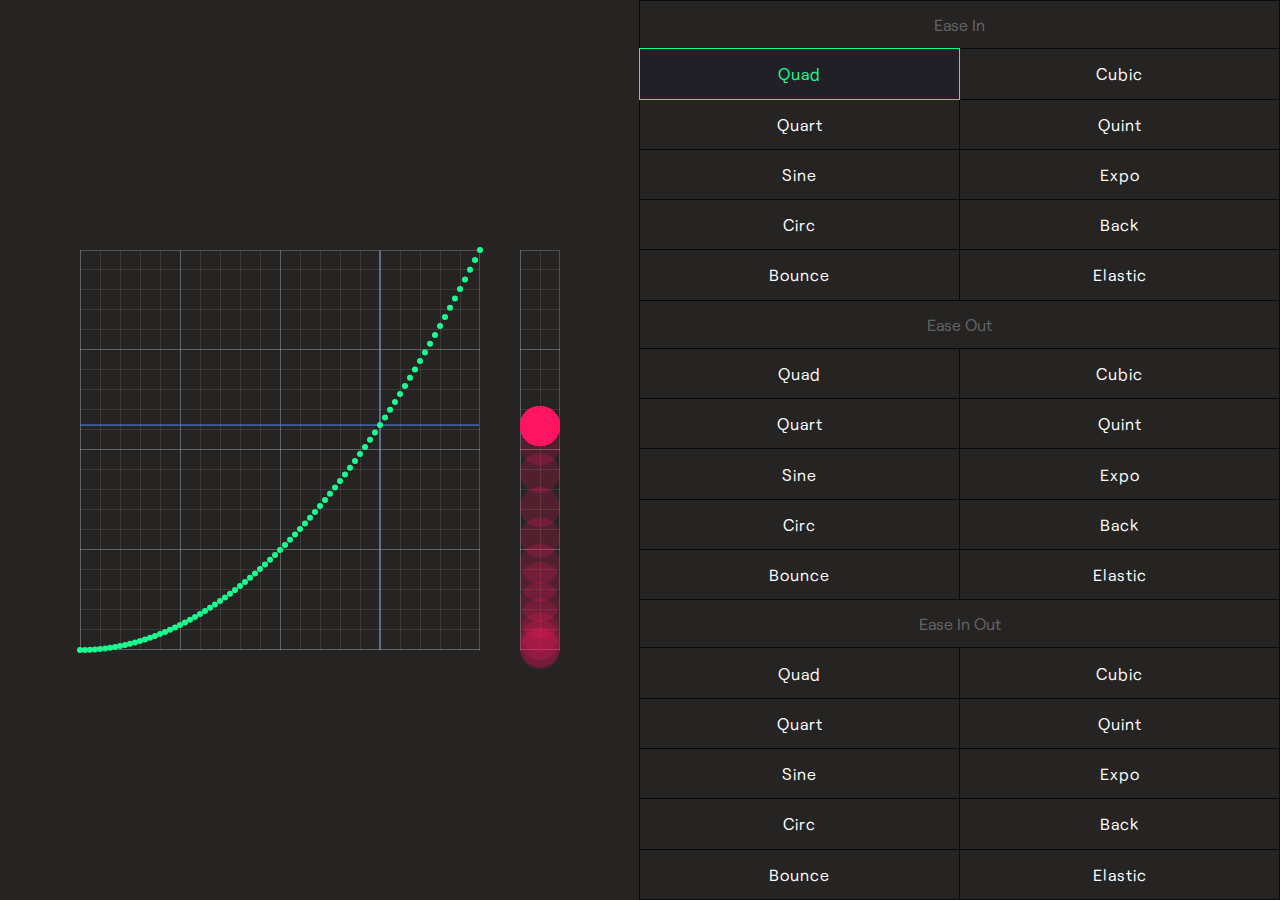
<file: IRUxORCA/anime-master/documentation/examples/anime-ease-visualizer.html>
<!DOCTYPE html>
<html>
<head>
  <title>Ease visualizer | anime.js</title>
  <meta charset="utf-8">
  <meta name="viewport" content="width=device-width, initial-scale=1, maximum-scale=1">
  <meta property="og:title" content="anime.js">
  <meta property="og:url" content="https://animejs.com">
  <meta property="og:description" content="Javascript Animation Engine">
  <meta property="og:image" content="https://animejs.com/documentation/assets/img/icons/og.png">
  <meta name="twitter:card" content="summary">
  <meta name="twitter:title" content="anime.js">
  <meta name="twitter:site" content="@juliangarnier">
  <meta name="twitter:description" content="Javascript Animation Engine">
  <meta name="twitter:image" content="https://animejs.com/documentation/assets/img/icons/twitter.png">
  <link rel="apple-touch-icon-precomposed" href="../assets/img/social-media-image.png">
  <link rel="icon" type="image/png" href="../assets/img/favicon.png">
  <link href="../assets/css/animejs.css" rel="stylesheet">
  <link href="../assets/css/documentation.css" rel="stylesheet">
  <script src="../../lib/anime.min.js"></script>
  <style>
    .easings {
      display: flex;
      justify-content: space-between;
      align-items: center;
      flex-direction: column;
      position: absolute;
      width: 100%;
      height: 100%;
    }
    .output {
      display: flex;
      justify-content: center;
      align-items: center;
      position: relative;
      width: 100%;
      height: 400px;
    }
    .options {
      display: flex;
      flex-wrap: wrap;
      flex-direction: row;
      width: 100%;
      min-height: 300px;
      border-top: 1px solid #09090B;
    }
    .grid {
      border-top: 1px solid rgba(255,255,255,0.2);
      border-right: 1px solid rgba(255,255,255,0.2);
      background: linear-gradient(0deg, rgba(255,255,255,0.2) 1px, rgba(0,0,0,0) 1px),
                  linear-gradient(90deg, rgba(255,255,255,0.2) 1px, rgba(0,0,0,0) 1px),
                  linear-gradient(0deg, rgba(255,255,255,0.1) 1px, rgba(0,0,0,0) 1px),
                  linear-gradient(90deg, rgba(255,255,255,0.1) 1px, rgba(0,0,0,0) 1px);
      background-position: 0px -1px;
      background-size: 100px 100px, 100px 100px, 20px 20px, 20px 20px;
    }
    .visualizer-wrapper {
      position: relative;
      width: 100%;
      height: 100%;
    }
    .visualizer {
      position: relative;
      width: 100%;
    }
    .value {
      position: relative;
      width: 20px;
      height: 100%;
      margin-left: 20px;
    }
    @media screen and (min-width: 980px) {
      .easings {
        flex-direction: row;
      }
      .output {
        width: 50%;
        height: 100%;
      }
      .options {
        width: 50%;
        height: 100%;
      }
      .visualizer-wrapper {
        width: 400px;
        height: 400px;
      }
      .value {
        width: 40px;
        height: 400px;
        margin-left: 40px;
      }
    }
    .axis {
      position: absolute;
      background: #5A87FF;
    }
    .axis.x {
      width: 1px;
      height: 100%;
      transform-origin: 0 0;
    }
    .axis.y {
      bottom: 0;
      width: 100%;
      height: 1px;
      transform-origin: 100% 0;
    }
    .graph {
      position: absolute;
      top: 0;
      left: 0;
      right: 0;
      bottom: 0;
    }
    .cursor {
      position: absolute;
      z-index: 2;
      width: 40px;
      height: 40px;
      margin-top: -20px;
      background: #FF1461;
      border-radius: 50%;
      transform: translateY(100px);
    }
    .curve {
      display: flex;
      justify-content: space-between;
      align-items: flex-end;
      overflow: visible;
      position: relative;
      z-index: 1;
      width: 100%;
      height: 100%;
    }
    .curve-dot {
      position: relative;
      width: 6px;
      height: 6px;
      margin-bottom: -3px;
      margin-left: -3px;
      border-radius: 50%;
      flex-shrink: 0;
      background-color: #18FF92;
    }
    .curve-dot:first-child {
      margin-left: -3px;
    }
    .curve-dot:last-child {
      margin-right: -4px;
    }
    button {
      opacity: 1;
      position: relative;
      color: currentColor;
      font-size: 16px;
      width: calc(50% + 1px);
      border: 1px solid #09090B;
      background: transparent;
      margin: -1px 0 0 -1px;
      letter-spacing: 1px;
    }
    label {
      display: flex;
      align-items: center;
      justify-content: center;
      width: calc(100% + 1px);
      margin: -1px 0 0 -1px;
      border-top: 0px;
      border-left: 1px solid #09090B;
      border-right: 1px solid #09090B;
      color: rgba(255,255,255,.3);
    }
    button.active {
      color: #18FF92;
      z-index: 1;
      opacity: 1;
      border: 1px solid currentColor;
      background: #222027;
    }
    button:focus {
      outline: none;
    }
    button:hover {
      background: #222027;
    }
  </style>
</head>
<body>
  <div class="easings">
    <div class="output">
      <div class="visualizer-wrapper grid">
        <div class="axis x"></div>
        <div class="axis y"></div>
        <div class="visualizer">
          <div class="curve">
            <div class="curve-dot"></div>
            <div class="curve-dot"></div>
            <div class="curve-dot"></div>
            <div class="curve-dot"></div>
            <div class="curve-dot"></div>
            <div class="curve-dot"></div>
            <div class="curve-dot"></div>
            <div class="curve-dot"></div>
            <div class="curve-dot"></div>
            <div class="curve-dot"></div>
            <div class="curve-dot"></div>
            <div class="curve-dot"></div>
            <div class="curve-dot"></div>
            <div class="curve-dot"></div>
            <div class="curve-dot"></div>
            <div class="curve-dot"></div>
            <div class="curve-dot"></div>
            <div class="curve-dot"></div>
            <div class="curve-dot"></div>
            <div class="curve-dot"></div>
            <div class="curve-dot"></div>
            <div class="curve-dot"></div>
            <div class="curve-dot"></div>
            <div class="curve-dot"></div>
            <div class="curve-dot"></div>
            <div class="curve-dot"></div>
            <div class="curve-dot"></div>
            <div class="curve-dot"></div>
            <div class="curve-dot"></div>
            <div class="curve-dot"></div>
            <div class="curve-dot"></div>
            <div class="curve-dot"></div>
            <div class="curve-dot"></div>
            <div class="curve-dot"></div>
            <div class="curve-dot"></div>
            <div class="curve-dot"></div>
            <div class="curve-dot"></div>
            <div class="curve-dot"></div>
            <div class="curve-dot"></div>
            <div class="curve-dot"></div>
            <div class="curve-dot"></div>
            <div class="curve-dot"></div>
            <div class="curve-dot"></div>
            <div class="curve-dot"></div>
            <div class="curve-dot"></div>
            <div class="curve-dot"></div>
            <div class="curve-dot"></div>
            <div class="curve-dot"></div>
            <div class="curve-dot"></div>
            <div class="curve-dot"></div>
            <div class="curve-dot"></div>
            <div class="curve-dot"></div>
            <div class="curve-dot"></div>
            <div class="curve-dot"></div>
            <div class="curve-dot"></div>
            <div class="curve-dot"></div>
            <div class="curve-dot"></div>
            <div class="curve-dot"></div>
            <div class="curve-dot"></div>
            <div class="curve-dot"></div>
            <div class="curve-dot"></div>
            <div class="curve-dot"></div>
            <div class="curve-dot"></div>
            <div class="curve-dot"></div>
            <div class="curve-dot"></div>
            <div class="curve-dot"></div>
            <div class="curve-dot"></div>
            <div class="curve-dot"></div>
            <div class="curve-dot"></div>
            <div class="curve-dot"></div>
            <div class="curve-dot"></div>
            <div class="curve-dot"></div>
            <div class="curve-dot"></div>
            <div class="curve-dot"></div>
            <div class="curve-dot"></div>
            <div class="curve-dot"></div>
            <div class="curve-dot"></div>
            <div class="curve-dot"></div>
            <div class="curve-dot"></div>
            <div class="curve-dot"></div>
            <div class="curve-dot"></div>
          </div>
        </div>
      </div>
      <div class="value grid">
        <div class="graph">
          <div class="cursor"></div>
          <div class="cursor"></div>
          <div class="cursor"></div>
          <div class="cursor"></div>
          <div class="cursor"></div>
          <div class="cursor"></div>
          <div class="cursor"></div>
          <div class="cursor"></div>
          <div class="cursor"></div>
          <div class="cursor"></div>
          <div class="cursor"></div>
          <div class="cursor"></div>
          <div class="cursor"></div>
          <div class="cursor"></div>
          <div class="cursor"></div>
          <div class="cursor"></div>
          <div class="cursor"></div>
          <div class="cursor"></div>
        </div>
      </div>
    </div>
    <div class="options">
      <label>Ease In</label>
      <button class="active" value="easeInQuad" >Quad</button>
      <button value="easeInCubic" >Cubic</button>
      <button value="easeInQuart" >Quart</button>
      <button value="easeInQuint" >Quint</button>
      <button value="easeInSine" >Sine</button>
      <button value="easeInExpo" >Expo</button>
      <button value="easeInCirc" >Circ</button>
      <button value="easeInBack" >Back</button>
      <button value="easeInBounce" >Bounce</button>
      <button value="easeInElastic" >Elastic</button>
      <label>Ease Out</label>
      <button value="easeOutQuad" >Quad</button>
      <button value="easeOutCubic" >Cubic</button>
      <button value="easeOutQuart" >Quart</button>
      <button value="easeOutQuint" >Quint</button>
      <button value="easeOutSine" >Sine</button>
      <button value="easeOutExpo" >Expo</button>
      <button value="easeOutCirc" >Circ</button>
      <button value="easeOutBack" >Back</button>
      <button value="easeOutBounce" >Bounce</button>
      <button value="easeOutElastic" >Elastic</button>
      <label>Ease In Out</label>
      <button value="easeInOutQuad" >Quad</button>
      <button value="easeInOutCubic" >Cubic</button>
      <button value="easeInOutQuart" >Quart</button>
      <button value="easeInOutQuint" >Quint</button>
      <button value="easeInOutSine" >Sine</button>
      <button value="easeInOutExpo" >Expo</button>
      <button value="easeInOutCirc" >Circ</button>
      <button value="easeInOutBack" >Back</button>
      <button value="easeInOutBounce" >Bounce</button>
      <button value="easeInOutElastic" >Elastic</button>
    </div>
  </div>
  <script>

  var pathEl = document.querySelector('.curve');
  var presetsEls = document.querySelectorAll('.options button');
  var duration = 1000;

  function animateProgress(easingName) {

    anime.remove(['.axis.x', '.axis.y', '.cursor']);

    var tl = anime.timeline({
      duration: duration,
      easing: 'linear',
      complete: function() {
        animateProgress(easingName);
      }
    })
    .add({
      targets: '.axis.x',
      translateX: [0, 399],
      translateZ: [0, 0]
     }, 0)
    .add({
      targets: '.axis.y',
      translateY: [0, -399],
      translateZ: [0, 0],
      easing: easingName,
      endDelay: 1000
    }, 0)
    .add({
      targets: '.cursor',
      translateY: [400, 0],
      translateZ: [0, 0],
      easing: easingName,
      update: function(anim) {
        var timeSegment = (100 / (anim.animatables.length - 2));
        var index = Math.round((anim.progress +.5) / timeSegment);
        var animatable = anim.animatables[index];
        if (animatable) {
          var target = animatable.target;
          anime.remove(target);
          target.style.opacity = .20;
        }
      }
    }, 0);

  }

  function changeEase(event) {
    for (var i = 0; i < presetsEls.length; i++) {
      presetsEls[i].classList.remove('active');
    }
    var buttonEl = event.target;
    var easingName = buttonEl.value;
    buttonEl.classList.add('active');
    animateProgress(easingName);
    anime({
      targets: '.curve-dot',
      translateY: anime.stagger([0, -400], {easing: easingName}),
      easing: 'easeInOutQuad',
      duration: 400
    });
  }

  for (var i = 0; i < presetsEls.length; i++) {
    presetsEls[i].onclick = changeEase;
  }

  presetsEls[0].click();

  pathEl.setAttribute('d', getCoordinates(presetsEls[0].value));

  </script>
</body>
</html>
</file>
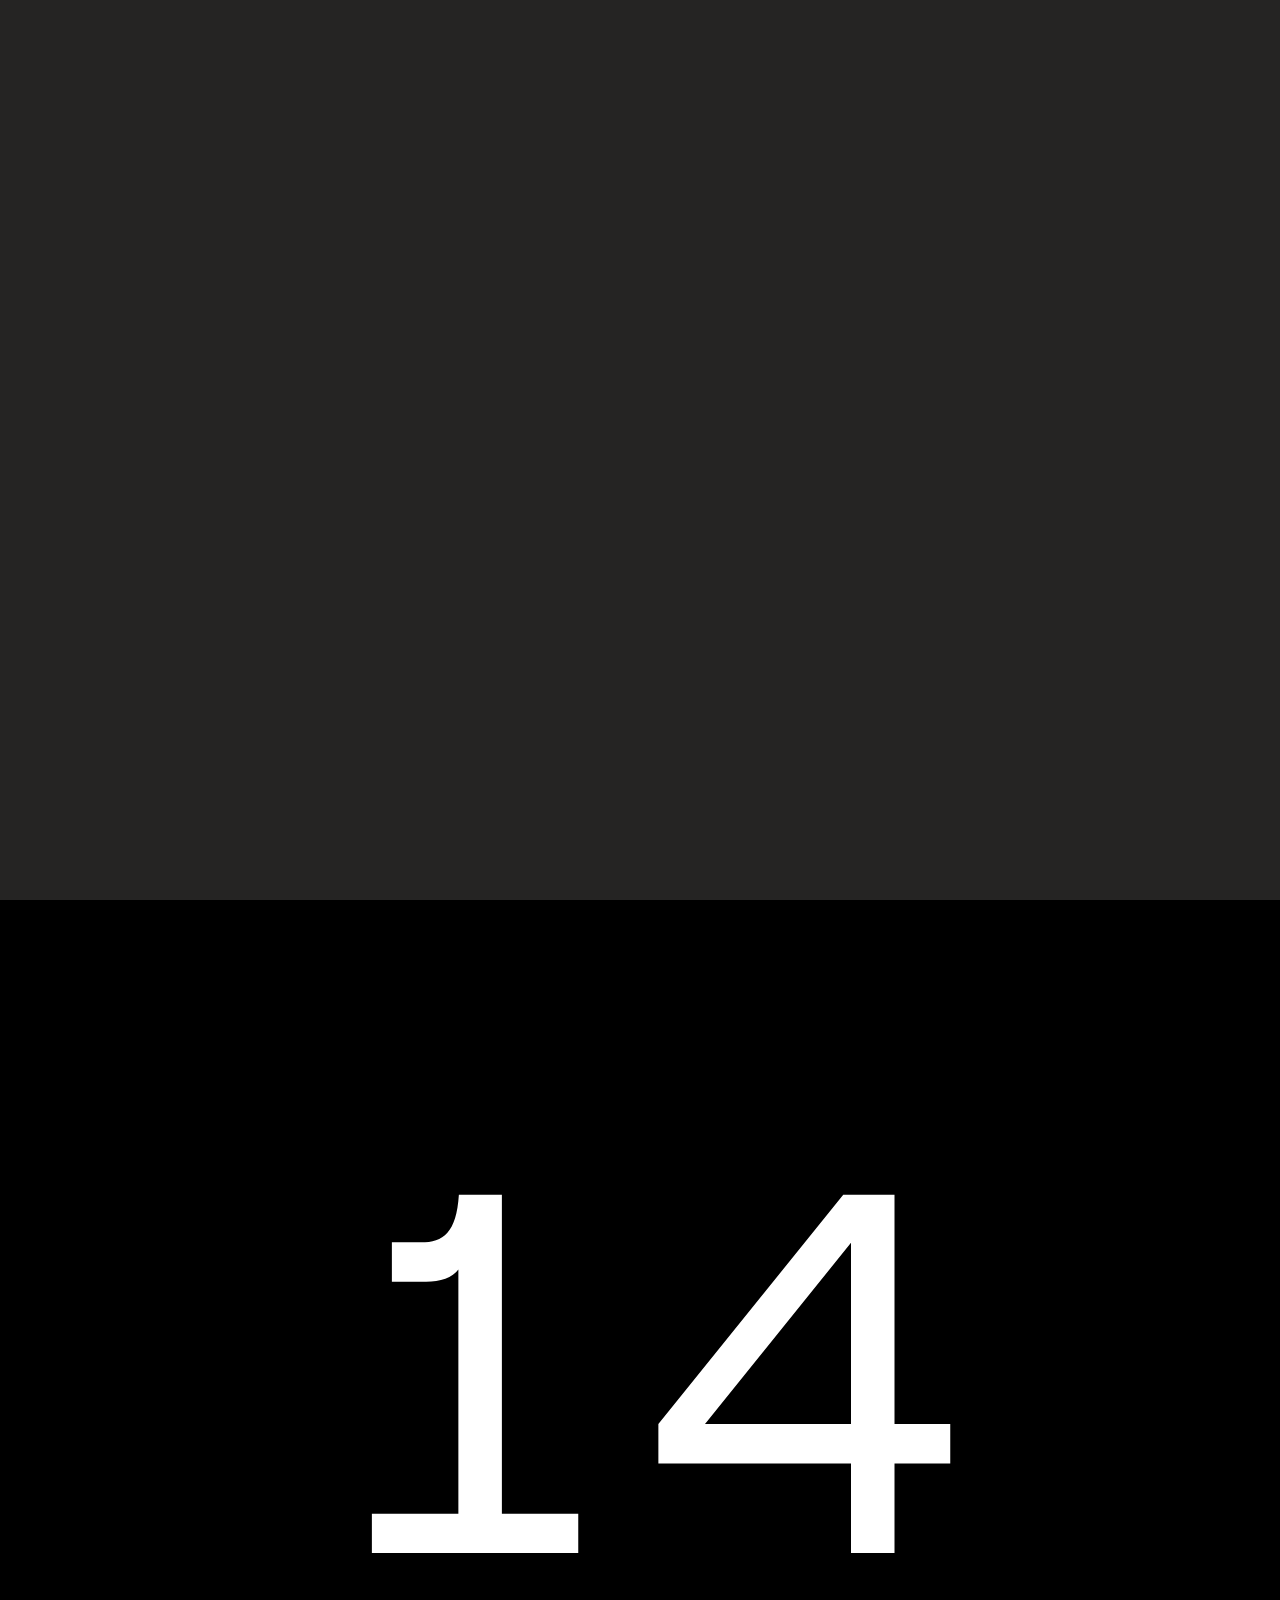
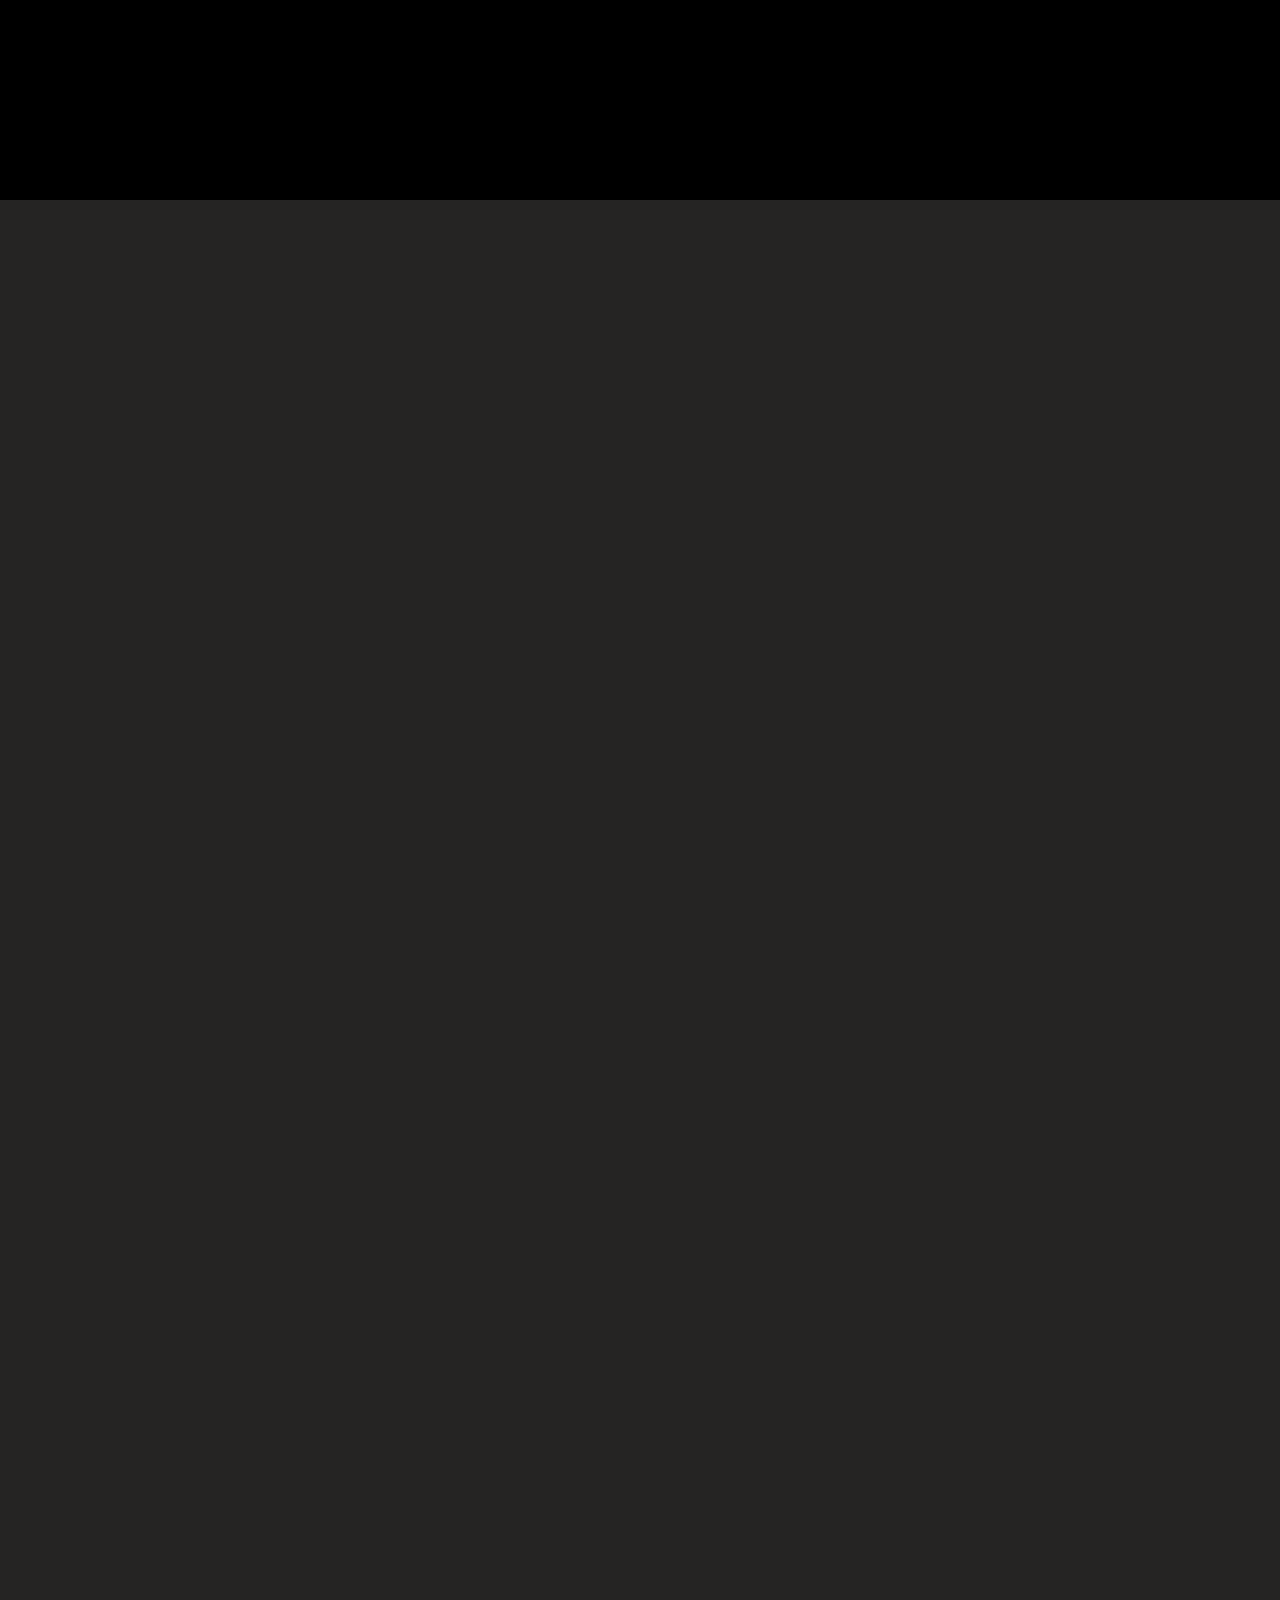
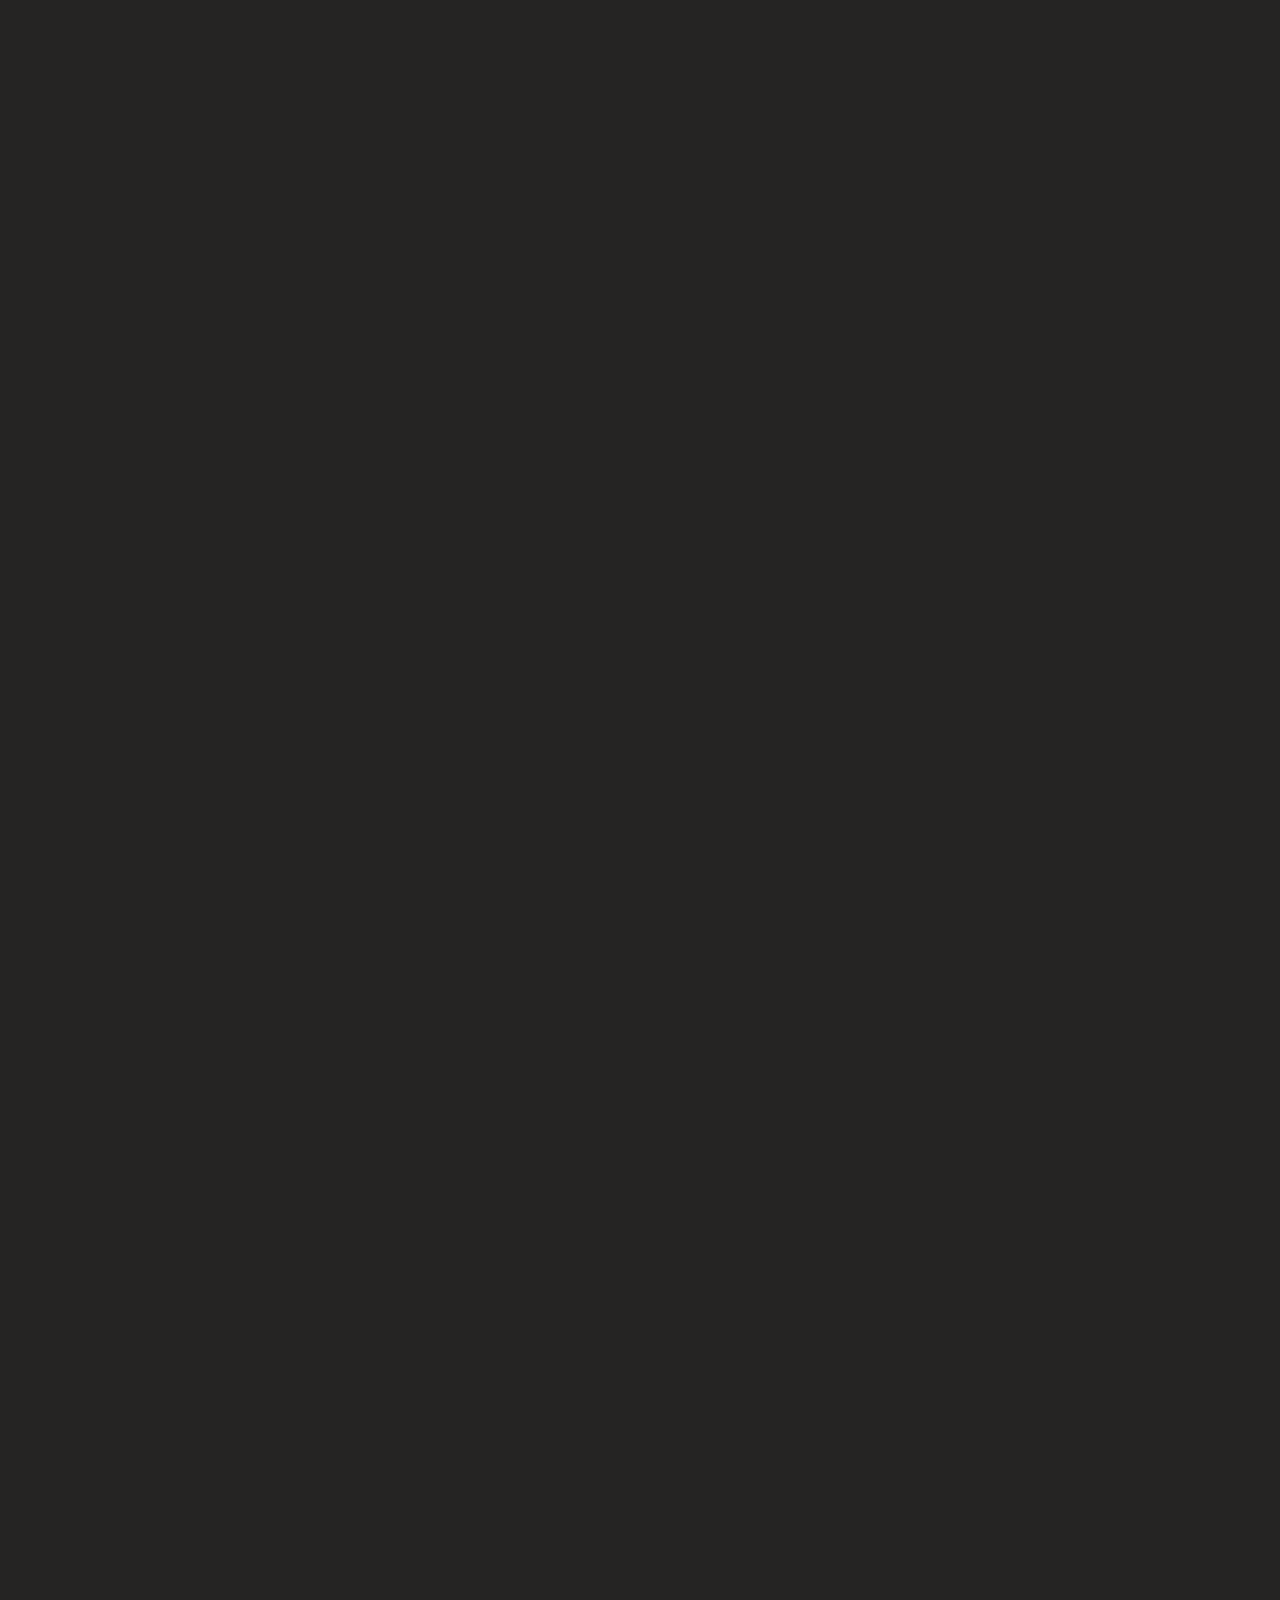
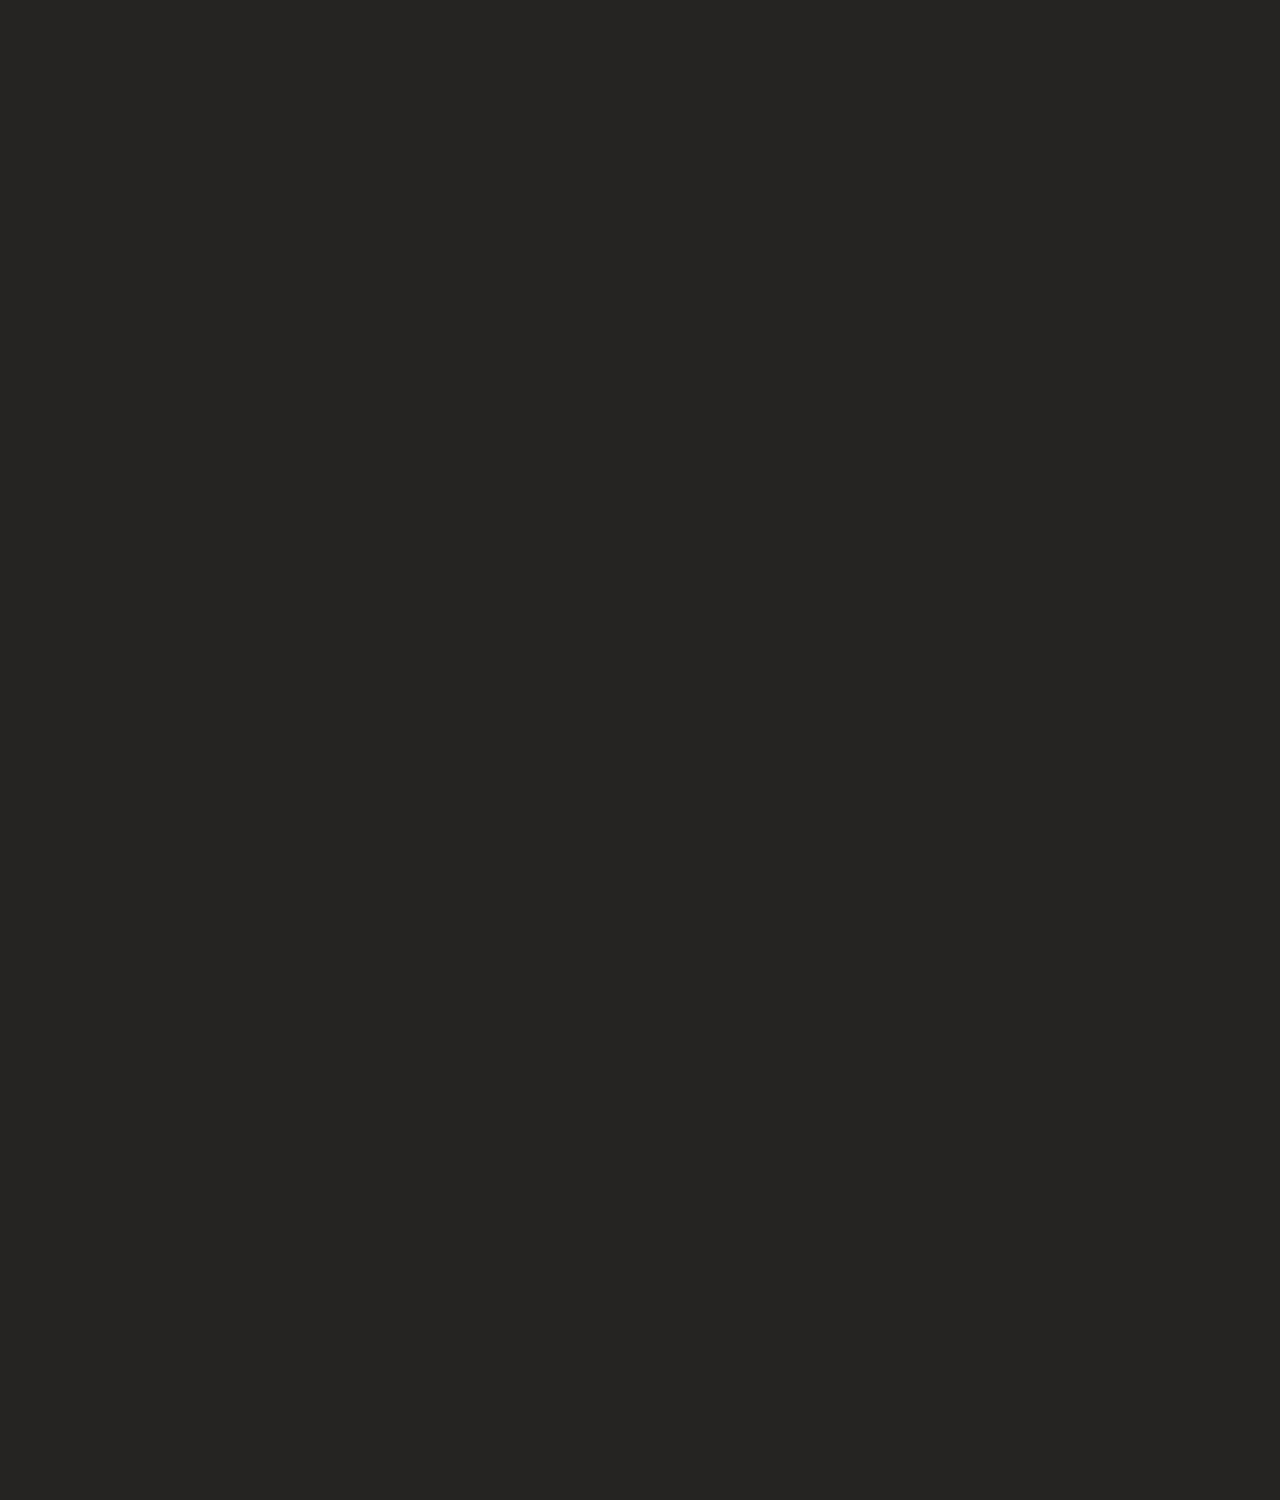
<file: IRUxORCA/anime-master/documentation/examples/anime-follow-scroll.html>
<!DOCTYPE html>
<html>
<head>
  <title>Follow scroll | anime.js</title>
  <meta charset="utf-8">
  <meta name="viewport" content="width=device-width, initial-scale=1, maximum-scale=1">
  <meta property="og:title" content="anime.js">
  <meta property="og:url" content="https://animejs.com">
  <meta property="og:description" content="Javascript Animation Engine">
  <meta property="og:image" content="https://animejs.com/documentation/assets/img/icons/og.png">
  <meta name="twitter:card" content="summary">
  <meta name="twitter:title" content="anime.js">
  <meta name="twitter:site" content="@juliangarnier">
  <meta name="twitter:description" content="Javascript Animation Engine">
  <meta name="twitter:image" content="https://animejs.com/documentation/assets/img/icons/twitter.png">
  <link rel="apple-touch-icon-precomposed" href="../assets/img/social-media-image.png">
  <link rel="icon" type="image/png" href="../assets/img/favicon.png" >
  <link href="../assets/css/animejs.css" rel="stylesheet">
  <link href="../assets/css/documentation.css" rel="stylesheet">
  <!-- <script src="../../lib/anime.min.js"></script> -->
  <!-- <script src="../assets/js/anime/anime.2.2.0.js"></script> -->
  <style>

    .scroll-area {
      width: 100%;
      height: 700vh;
    }

    .animation-wrapper {
      position: fixed;
      top: 0;
      left: 0;
      width: 100%;
    }

    .pane {
      display: flex;
      justify-content: center;
      align-items: center;
      position: absolute;
      top: 100vh;
      left: 0;
      width: 100%;
      height: 100vh;
      background-color: #000;
      font-size: 40vw;
    }

  </style>
</head>
<body>

  <div class="scroll-area"></div>

  <div class="animation-wrapper">
    <div class="pane pane-01">01</div>
    <div class="pane pane-02">02</div>
    <div class="pane pane-03">03</div>
    <div class="pane pane-04">04</div>
    <div class="pane pane-05">05</div>
    <div class="pane pane-06">06</div>
    <div class="pane pane-07">07</div>
    <div class="pane pane-08">08</div>
    <div class="pane pane-09">09</div>
    <div class="pane pane-10">10</div>
    <div class="pane pane-11">11</div>
    <div class="pane pane-12">12</div>
    <div class="pane pane-13">13</div>
    <div class="pane pane-14">14</div>
  </div>

</body>
<script type="module">

  import anime from '../../src/index.js';
  import animePlayer from '../assets/js/anime.player.js'

  // Scrolling helper

  function onScroll(cb) {
    var isTicking = false;
    var scrollY = 0;
    var body = document.body;
    var html = document.documentElement;
    var scrollHeight = Math.max(body.scrollHeight, body.offsetHeight, html.clientHeight, html.scrollHeight, html.offsetHeight);
    function scroll() {
      scrollY = window.scrollY;
      if (cb) cb(scrollY, scrollHeight);
      requestTick();
    }
    function requestTick() {
      if (!isTicking) requestAnimationFrame(updateScroll);
      isTicking = true;
    }
    function updateScroll() {
      isTicking = false;
      var currentScrollY = scrollY;
    }
    scroll();
    window.onscroll = scroll;
  }

  var began = 0;
  var completed = 0;

  function logChangeBegan(instance) {
    began++;
    // console.log(instance.id, 'CHANGE BEGAN', instance.changeBegan);
  }

  function logChangeComplete(instance) {
    completed++;
    // console.log(instance.id, 'CHANGE COMPLETE', instance.changeCompleted);
  }

  window.tl = anime.timeline({
    easing: 'easeInOutSine',
    autoplay: false,
    duration: 1000,
    // delay: 500,
    // endDelay: 500,
    update: function(instane) {
      console.log(instane.reversePlayback);
    }
  })
  .add({
    targets: '.pane-01',
    translateY: '-100vh',
    background: '#FF1461',
    changeBegin: logChangeBegan,
    changeComplete: logChangeComplete
  })
  .set('.pane-02', {'translateY': '-100vh'})
  .add({
    targets: '.pane-02',
    translateX: ['100%', 0],
    background: '#FF1461',
    changeBegin: logChangeBegan,
    changeComplete: logChangeComplete
  }, '-=500')
  .set('.pane-03', {'translateY': '-200vh'})
  .add({
    targets: '.pane-03',
    translateY: '-100vh',
    background: '#FF1461',
    changeBegin: logChangeBegan,
    changeComplete: logChangeComplete
  }, '-=500')
  .set('.pane-04', {'translateY': '-100vh'})
  .add({
    targets: '.pane-04',
    scale: [0, 1],
    background: '#FF1461',
    changeBegin: logChangeBegan,
    changeComplete: logChangeComplete,
  }, '-=500')
  .add({
    targets: '.pane-05',
    translateY: '-100vh',
    rotate: [-180, 0],
    background: '#FF1461',
    changeBegin: logChangeBegan,
    changeComplete: logChangeComplete,
  }, '-=500')
  .add({
    targets: '.pane-06',
    translateY: '-100vh',
    background: '#FF1461',
    changeBegin: logChangeBegan,
    changeComplete: logChangeComplete,
  }, '-=500')
  .add({
    targets: '.pane-07',
    translateY: '-100vh',
    background: '#FF1461',
    changeBegin: logChangeBegan,
    changeComplete: logChangeComplete,
  }, '-=500')
  .add({
    targets: '.pane-08',
    translateY: '-100vh',
    background: '#FF1461',
    changeBegin: logChangeBegan,
    changeComplete: logChangeComplete,
  }, '-=500')
  .add({
    targets: '.pane-09',
    translateY: '-100vh',
    background: '#FF1461',
    changeBegin: logChangeBegan,
    changeComplete: logChangeComplete,
  }, '-=500')
  .add({
    targets: '.pane-10',
    translateY: '-100vh',
    background: '#FF1461',
    changeBegin: logChangeBegan,
    changeComplete: logChangeComplete,
  }, '-=500')
  .add({
    targets: '.pane-11',
    translateY: '-100vh',
    background: '#FF1461',
    changeBegin: logChangeBegan,
    changeComplete: logChangeComplete,
  }, '-=500')
  .add({
    targets: '.pane-12',
    translateY: '-100vh',
    background: '#FF1461',
    changeBegin: logChangeBegan,
    changeComplete: logChangeComplete,
  }, '-=500')
  .add({
    targets: '.pane-13',
    translateY: '-100vh',
    background: '#FF1461',
    changeBegin: logChangeBegan,
    changeComplete: logChangeComplete,
  }, '-=500')
  .add({
    targets: '.pane-14',
    translateY: '-100vh',
    background: '#FF1461',
    changeBegin: logChangeBegan,
    changeComplete: logChangeComplete,
  }, '-=500')

  onScroll(function(top, scrollHeight) {

    var currentTime = tl.duration * (top / (scrollHeight - window.innerHeight));
    tl.seek(currentTime);

  });

  </script>
  <!-- <script src="../assets/js/vendors/stats.min.js"></script> -->
</html>
</file>
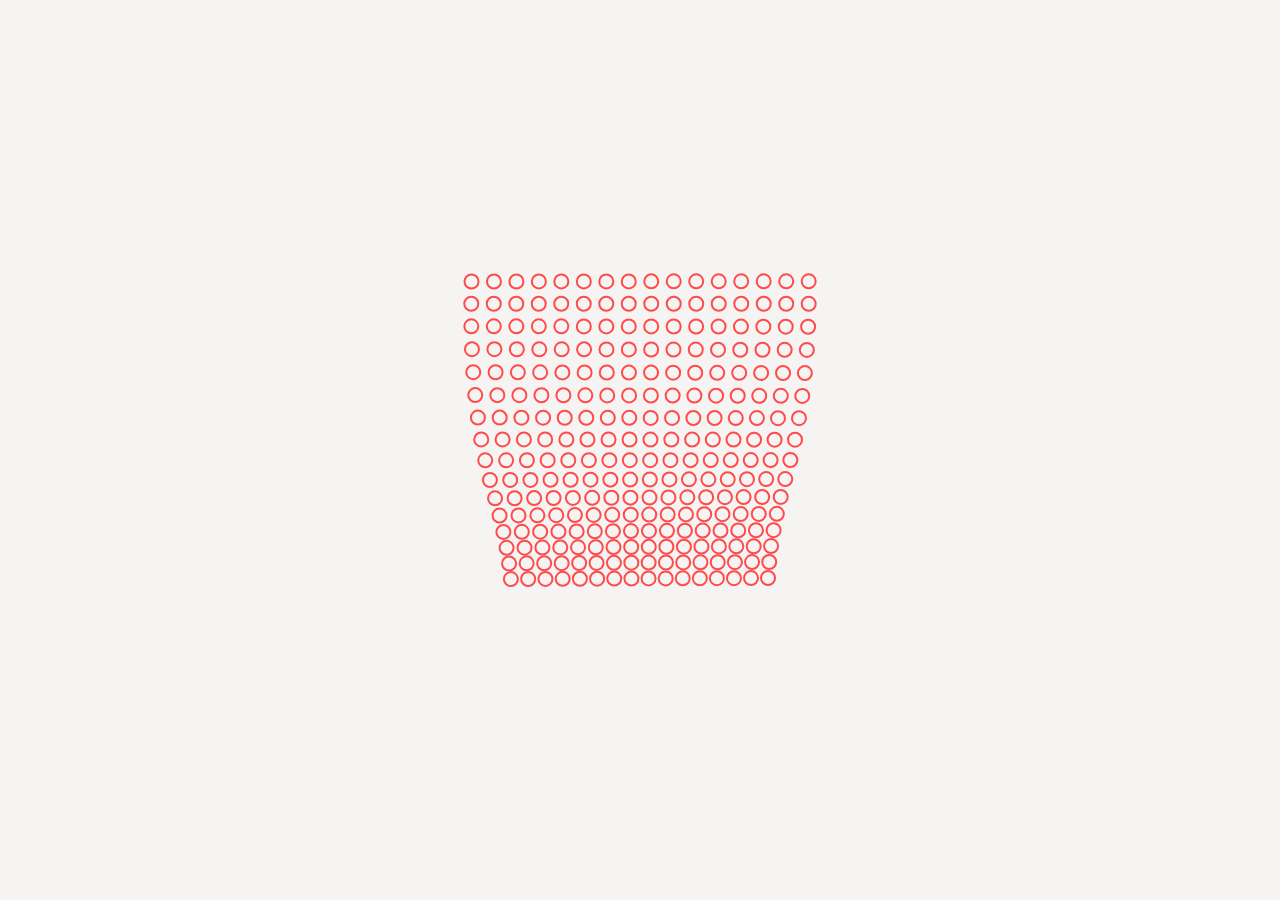
<file: IRUxORCA/anime-master/documentation/examples/anime-keyframes.html>
<!DOCTYPE html>
<html>
<head>
  <title>stagger | anime.js</title>
  <meta charset="utf-8">
  <meta name="viewport" content="width=device-width, initial-scale=1, maximum-scale=1">
  <meta property="og:title" content="anime.js">
  <meta property="og:url" content="https://animejs.com">
  <meta property="og:description" content="Javascript Animation Engine">
  <meta property="og:image" content="https://animejs.com/documentation/assets/img/icons/og.png">
  <meta name="twitter:card" content="summary">
  <meta name="twitter:title" content="anime.js">
  <meta name="twitter:site" content="@juliangarnier">
  <meta name="twitter:description" content="Javascript Animation Engine">
  <meta name="twitter:image" content="https://animejs.com/documentation/assets/img/icons/twitter.png">
  <link rel="apple-touch-icon-precomposed" href="../assets/img/social-media-image.png">
  <link rel="icon" type="image/png" href="../assets/img/favicon.png" >
  <link href="../assets/css/animejs.css" rel="stylesheet">
  <link href="../assets/css/documentation.css" rel="stylesheet">
  <style>

    :root {
      font-size: 20px;
    }

    body {
      display: flex;
      flex-wrap: wrap;
      justify-content: center;
      align-items: center;
      background-color: #F6F4F2;
    }

    .keyframes-visualizer {
      display: flex;
      flex-wrap: wrap;
      justify-content: center;
      align-items: center;
      width: 16rem;
      height: 16rem;
    }

    .keyframes-visualizer div {
      position: relative;
      width: .8rem;
      height: .8rem;
      margin: .1rem;
      border: 2px solid currentColor;
      background-color: #F6F4F2;
      color: #373535;
      border-radius: 50%;
    }

  </style>
</head>
<body>

  <div class="keyframes-visualizer"></div>

</body>
<script src="../../lib/anime.min.js"></script>
<script>

  //import anime from '../../src/index.js';

  const keyframesVisualizerEl = document.querySelector('.keyframes-visualizer');
  const fragment = document.createDocumentFragment();
  const numberOfElements = 256;

  for (let i = 0; i < numberOfElements; i++) {
    fragment.appendChild(document.createElement('div'));
  }

  keyframesVisualizerEl.appendChild(fragment);

  const animation = anime({
    targets: '.keyframes-visualizer div',
    keyframes: [
      {
        color: '#FF4B4B',
        translateX: anime.stagger('-.15rem', {grid: [16, 16], from: 'center', axis: 'x'}),
        translateY: anime.stagger('-.15rem', {grid: [16, 16], from: 'center', axis: 'y'}),
        duration: 300
      },
      {
        translateX: anime.stagger('.125rem', {grid: [16, 16], from: 'center', axis: 'x'}),
        translateY: anime.stagger('.125rem', {grid: [16, 16], from: 'center', axis: 'y'}),
        duration: 500
      }, {
        color: '#373535',
        translateX: 0,
        translateY: 0,
        duration: 600,
      }
    ],
    delay: anime.stagger(2),
    easing: 'easeInOutQuad',
    loop: true
  });

  console.log(animation);

</script>
</html>
</file>
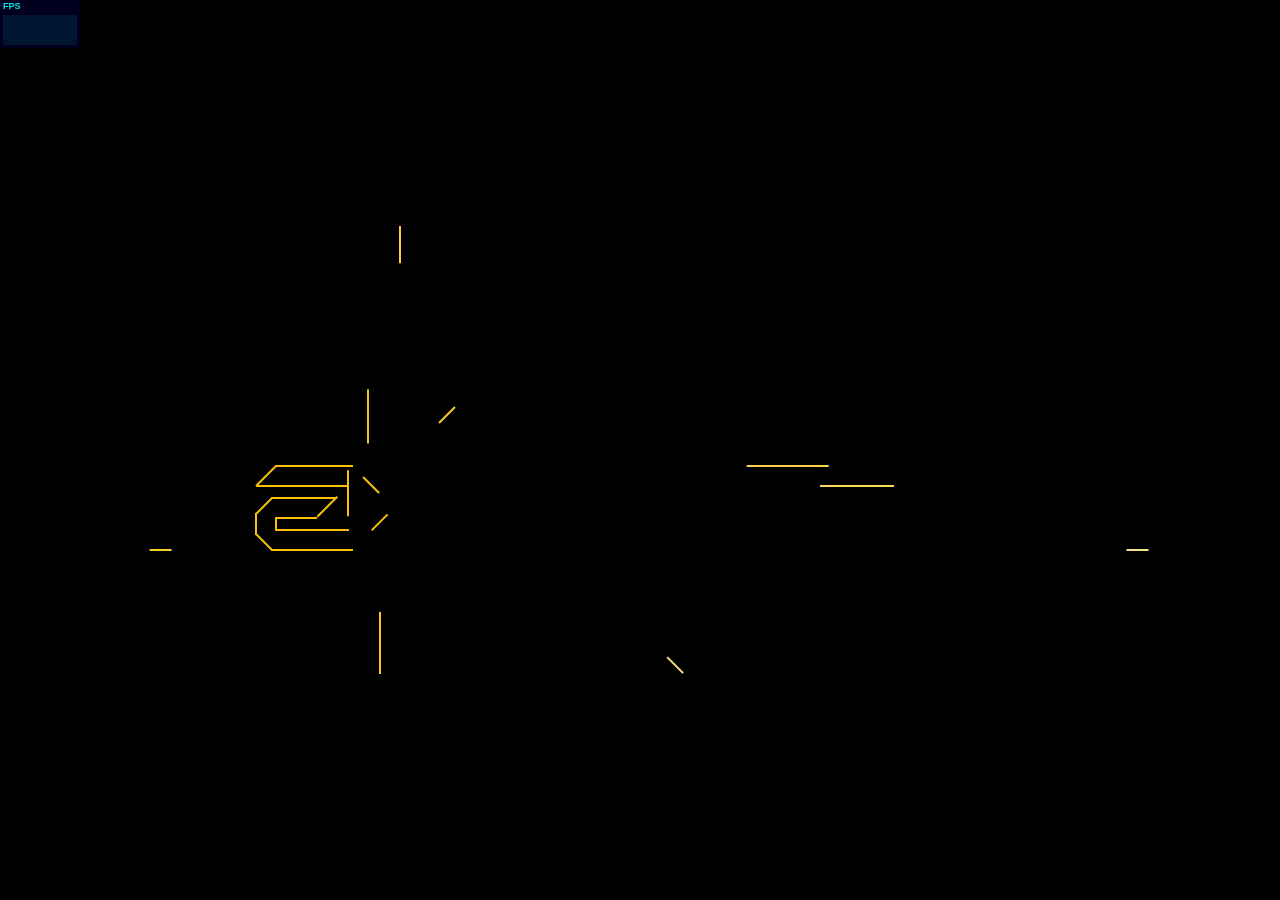
<file: IRUxORCA/anime-master/documentation/examples/anime-mgs-logo-animation.html>
<!DOCTYPE html>
<html>
<head>
  <title>Anime MGS logo animation | anime.js</title>
  <meta charset="utf-8">
  <meta name="viewport" content="width=device-width, initial-scale=1, maximum-scale=1">
  <meta property="og:title" content="anime.js">
  <meta property="og:url" content="https://animejs.com">
  <meta property="og:description" content="Javascript Animation Engine">
  <meta property="og:image" content="https://animejs.com/documentation/assets/img/icons/og.png">
  <meta name="twitter:card" content="summary">
  <meta name="twitter:title" content="anime.js">
  <meta name="twitter:site" content="@juliangarnier">
  <meta name="twitter:description" content="Javascript Animation Engine">
  <meta name="twitter:image" content="https://animejs.com/documentation/assets/img/icons/twitter.png">
  <link rel="apple-touch-icon-precomposed" href="../assets/img/social-media-image.png">
  <link rel="icon" type="image/png" href="../assets/img/favicon.png">
  <link href="../assets/css/animejs.css" rel="stylesheet">
  <link href="../assets/css/documentation.css" rel="stylesheet">
  <script src="../../lib/anime.min.js"></script>
  <!-- <script src="../assets/js/anime/anime.2.2.0.js"></script> -->
  <style>

    html,
    body {
      background-color: black;
    }

    section {
      position: absolute;
      width: 100%;
      height: 100%;
      display: flex;
      justify-content: center;
    }

    .mgs-logo { margin: auto; }
    .vert { transform-origin: center bottom; }
    .hori { transform-origin: 0% 50%; }
    .diag-left { transform-origin: 100% 100%; }
    .diag-right { transform-origin: 100% 0%; }

    .stripes path,
    .text-fills path,
    .katakana path,
    .line {
      opacity: 0
    }

  </style>
</head>
<body>
  <section>
    <svg class="mgs-logo" width="100%" height="448" viewBox="0 0 1024 448">
      <g class="stripes" transform="translate(321.000000, 160.000000)" fill="#FFF">
        <path d="M8,20 L12,16 L92,16 L88,20 L8,20 L8,20 L8,20 L8,20 Z" class="stripe stripe-left"></path>
        <path d="M4,24 L0,28 L80,28 L84,24 L4,24 L4,24 L4,24 L4,24 Z" class="stripe stripe-left"></path>
        <path d="M16,12 L20,8 L100,8 L96,12 L16,12 L16,12 L16,12 L16,12 Z" class="stripe stripe-left"></path>
        <path d="M24,4 L28,0 L108,7.10542736e-15 L104,4 L24,4 L24,4 L24,4 L24,4 Z" class="stripe stripe-left"></path>
      </g>
      <g class="stripes" transform="translate(592.000000, 160.000000)" fill="#FFF">
        <path d="M8,20 L12,16 L92,16 L88,20 L8,20 L8,20 L8,20 L8,20 Z" class="stripe stripe-right"></path>
        <path d="M4,24 L0,28 L80,28 L84,24 L4,24 L4,24 L4,24 L4,24 Z" class="stripe stripe-right"></path>
        <path d="M16,12 L20,8 L100,8 L96,12 L16,12 L16,12 L16,12 L16,12 Z" class="stripe stripe-right"></path>
        <path d="M24,4 L28,0 L108,7.10542736e-15 L104,4 L24,4 L24,4 L24,4 L24,4 Z" class="stripe stripe-right"></path>
      </g>
      <g class="katakana" transform="translate(202.000000, 128.000000)" fill="#FFF">
        <path d="M55,33 L56,32 L136,32 L135,33 L55,33 Z" data-d="M0,92 L60,32 L140,32 L80,92 L0,92 Z"></path>
        <path d="M28,28 L29,28 L1,0 L0,0 L28,28 Z" data-d="M32,28 L230,28 L202,0 L4,0 L32,28 Z"></path>
        <path d="M232,28 L204,0 L205,0 L233,28 L232,28 Z" data-d="M236,28 L208,0 L388,0 L416,28 L236,28 Z"></path>
        <path d="M169,92 L197,64 L199,64 L171,92 L169,92 Z" data-d="M173,92 L201,64 L381,64 L353,92 L173,92 Z"></path>
        <path d="M435,92 L355,92 L356,91 L436,91 L435,92 Z" data-d="M439,92 L359,92 L387,64 L467,64 L439,92 Z"></path>
        <path d="M497,28 L498,28 L470,0 L469,0 L497,28 Z" data-d="M422,28 L502,28 L474,0 L394,0 L422,28 Z"></path>
        <path d="M476,65 L556,65 L555,64 L475,64 L476,65 Z" data-d="M507,92 L587,92 L559,64 L479,64 L507,92 Z"></path>
        <path d="M554,59 L553,60 L473,60 L474,59 L554,59 Z" data-d="M617,0 L557,60 L477,60 L537,0 L617,0 Z"></path>
      </g>
      <g class="text-fills" transform="translate(128.000000, 240.000000)" fill="#FFF">
        <path d="M0,48 L0,68 L16,84 L96,84 L112,68 L112,16 L96,0 L20,0 L0,20 L92,20 L92,64 L20,64 L20,52 L60,52 L80,32 L16,32 L0,48 Z" id="a"></path>
        <path d="M216,84 L236,84 L236,16 L220,0 L140,0 L124,16 L124,84 L144,84 L144,20 L216,20 L216,84 L216,84 Z" id="n"></path>
        <path d="M248,0 L268,0 L268,84 L248,84 L248,0 Z" id="i"></path>
        <path d="M300,20 L300,84 L280,84 L280,16 L296,0 L408,0 L424,16 L424,84 L404,84 L404,20 L362,20 L362,84 L342,84 L342,20 L300,20 Z" id="m"></path>
        <path d="M548,36 L548,16 L532,2.55795385e-13 L452,2.4158453e-13 L436,16 L436,68 L452,84 L528,84 L548,64 L456,64 L456,20 L528,20 L528,32 L488,32 L468,52 L532,52 L548,36 L548,36 Z" id="e"></path>
        <path d="M562,64 L582,84 L626,84 L642,68 L642,0 L622,0 L622,64 L562,64 Z" id="j"></path>
        <path d="M674,20 L766,20 L746,0 L670,0 L654,16 L654,36 L670,52 L746,52 L746,64 L654,64 L674,84 L750,84 L766,68 L766,48 L750,32 L674,32 L674,20 Z" id="s"></path>
      </g>
      <g stroke="#FFF" stroke-width="2" fill="none" fill-rule="evenodd">
        <path d="M148,292 L148,304" class="line vert" stroke-linecap="square"></path>
        <path d="M128,288 L128,308" class="line vert" stroke-linecap="square"></path>
        <path d="M148,240 L128,260" class="line diag-right"></path>
        <path d="M128,308 L144,324" class="line diag-left"></path>
        <path d="M144,272 L128,288" class="line diag-right"></path>
        <path d="M148,240 L224,240" class="line hori" stroke-linecap="square"></path>
        <path d="M144,272 L208,272" class="line hori" stroke-linecap="square"></path>
        <path d="M148,292 L188,292" class="line hori" stroke-linecap="square"></path>
        <path d="M148,304 L220,304" class="line hori" stroke-linecap="square"></path>
        <path d="M144,324 L224,324" class="line hori" stroke-linecap="square"></path>
        <path d="M129,260 L220,260" class="line hori" stroke-linecap="square"></path>
        <path d="M208,272 L188,292" class="line diag-right"></path>
        <path d="M220,260 L220,304" class="line vert" stroke-linecap="square"></path>
        <path d="M224,240 L240,256" class="line diag-left"></path>
        <path d="M240,308 L224,324" class="line diag-right"></path>
        <path d="M240,256 L240,308" class="line vert" stroke-linecap="square"></path>
        <path d="M252,256 L252,324" class="line vert" stroke-linecap="square"></path>
        <path d="M268,240 L252,256" class="line diag-right"></path>
        <path d="M252,324 L272,324" class="line hori" stroke-linecap="square"></path>
        <path d="M272,260 L272,324" class="line vert" stroke-linecap="square"></path>
        <path d="M268,240 L348,240" class="line hori" stroke-linecap="square"></path>
        <path d="M272,260 L344,260" class="line hori" stroke-linecap="square"></path>
        <path d="M344,260 L344,324" class="line vert" stroke-linecap="square"></path>
        <path d="M348,240 L364,256" class="line diag-left"></path>
        <path d="M344,324 L364,324" class="line hori" stroke-linecap="square"></path>
        <path d="M364,256 L364,324" class="line vert" stroke-linecap="square"></path>
        <path d="M376,240 L376,324" class="line vert" stroke-linecap="square"></path>
        <path d="M376,324 L396,324" class="line hori" stroke-linecap="square"></path>
        <path d="M376,240 L396,240" class="line hori" stroke-linecap="square"></path>
        <path d="M396,240 L396,324" class="line vert" stroke-linecap="square"></path>
        <path d="M408,256 L408,324" class="line vert" stroke-linecap="square"></path>
        <path d="M424,240 L408,256" class="line diag-right"></path>
        <path d="M408,324 L428,324" class="line hori" stroke-linecap="square"></path>
        <path d="M428,261 L428,323" class="line vert" stroke-linecap="square"></path>
        <path d="M424,240 L536,240" class="line hori" stroke-linecap="square"></path>
        <path d="M428,260 L470,260" class="line hori" stroke-linecap="square"></path>
        <path d="M470,261 L470,323" class="line vert" stroke-linecap="square"></path>
        <path d="M470,324 L490,324" class="line hori" stroke-linecap="square"></path>
        <path d="M490,261 L490,323" class="line vert" stroke-linecap="square"></path>
        <path d="M490,260 L532,260" class="line hori" stroke-linecap="square"></path>
        <path d="M532,261 L532,323" class="line vert" stroke-linecap="square"></path>
        <path d="M536,240 L552,256" class="line diag-left"></path>
        <path d="M532,324 L552,324" class="line hori" stroke-linecap="square"></path>
        <path d="M552,256 L552,324" class="line vert" stroke-linecap="square"></path>
        <path d="M564,256 L564,308" class="line vert" stroke-linecap="square"></path>
        <path d="M564,308 L580,324" class="line diag-left"></path>
        <path d="M580,240 L564,256" class="line diag-right"></path>
        <path d="M584,260 L584,304" class="line vert" stroke-linecap="square"></path>
        <path d="M616,272 L596,292" class="line diag-right"></path>
        <path d="M580,240 L660,240" class="line hori" stroke-linecap="square"></path>
        <path d="M584,260 L656,260" class="line hori" stroke-linecap="square"></path>
        <path d="M580,324 L656,324" class="line hori" stroke-linecap="square"></path>
        <path d="M596,292 L660,292" class="line hori" stroke-linecap="square"></path>
        <path d="M616,272 L656,272" class="line hori" stroke-linecap="square"></path>
        <path d="M656,260 L656,272" class="line vert" stroke-linecap="square"></path>
        <path d="M660,240 L676,256" class="line diag-left"></path>
        <path d="M676,304 L656,324" class="line diag-right"></path>
        <path d="M676,276 L660,292" class="line diag-right"></path>
        <path d="M584,304 L676,304" class="line hori" stroke-linecap="square"></path>
        <path d="M676,256 L676,276" class="line vert" stroke-linecap="square"></path>
        <path d="M690,304 L710,324" class="line diag-left"></path>
        <path d="M690,304 L750,304" class="line hori" stroke-linecap="square"></path>
        <path d="M710,324 L754,324" class="line hori" stroke-linecap="square"></path>
        <path d="M750,240 L750,304" class="line vert" stroke-linecap="square"></path>
        <path d="M770,308 L754,324" class="line diag-right"></path>
        <path d="M750,240 L770,240" class="line hori" stroke-linecap="square"></path>
        <path d="M770,240 L770,308" class="line vert" stroke-linecap="square"></path>
        <path d="M782,256 L782,276" class="line vert" stroke-linecap="square"></path>
        <path d="M782,276 L798,292" class="line diag-left"></path>
        <path d="M782,304 L802,324" class="line diag-left"></path>
        <path d="M798,240 L782,256" class="line diag-right"></path>
        <path d="M802,260 L802,272" class="line vert" stroke-linecap="square"></path>
        <path d="M798,240 L874,240" class="line hori" stroke-linecap="square"></path>
        <path d="M802,272 L878,272" class="line hori" stroke-linecap="square"></path>
        <path d="M802,324 L878,324" class="line hori" stroke-linecap="square"></path>
        <path d="M798,292 L874,292" class="line hori" stroke-linecap="square"></path>
        <path d="M782,304 L874,304" class="line hori" stroke-linecap="square"></path>
        <path d="M874,292 L874,304" class="line vert" stroke-linecap="square"></path>
        <path d="M878,272 L894,288" class="line diag-left"></path>
        <path d="M874,240 L894,260" class="line diag-left"></path>
        <path d="M894,308 L878,324" class="line diag-right"></path>
        <path d="M802,260 L894,260" class="line hori" stroke-linecap="square"></path>
        <path d="M894,288 L894,308" class="line vert" stroke-linecap="square"></path>
      </g>
    </svg>
  </section>
  <script>

  var logoAnimation = anime.timeline({
    direction: 'alternate',
    loop: true
  });

  logoAnimation
  .add({
      targets: '.stripes path',
      translateX: [-1000, 0],
      opacity: {
        value: 1,
        duration: 100
      },
      fill: '#F9C100',
      delay: (el, i) => 2200 + (i * 75),
      duration: 400,
      easing: 'easeOutExpo',
    }, 0)
  .add({
      targets: '.katakana path',
      d: (el) => el.getAttribute('data-d'),
      opacity: {
        value: [0, 1],
        duration: 100
      },
      fill: '#F9C100',
      delay: (el, i) => 2400 + (i * 120),
      duration: 1200,
      easing: 'easeOutCirc',
    }, 0)
    .add({
      targets: '.text-fills path',
      opacity: [0, 1],
      fill: '#F9C100',
      easing: 'easeOutExpo',
      duration: 200,
      delay: (t, i) => 3300 + (anime.random(0, 450)),
    }, 0)
    .add({
      targets: '.line',
      translateX: (target) => {
        let x = 1200;
        let translate;
        if (target.classList.contains('hori')) translate = anime.random(0, 1) ? x : -x;
        if (target.classList.contains('diag-right') || target.classList.contains('diag-left')) translate =  x / 3;
        return [translate, 0];
      },
      translateY: (target) => {
        let y = 1200;
        let translate;
        if (target.classList.contains('vert')) translate = anime.random(0, 1) ? y : -y;
        if (target.classList.contains('diag-right')) translate =  -y / 3;
        if (target.classList.contains('diag-left')) translate =  y / 3;
        return [translate, 0];
      },
      stroke: '#F9C100',
      opacity: {
        value: [0, 1],
        duration: 100,
      },
      delay: (t, i) => (i * 25),
      duration: 500,
      easing: 'easeOutSine',
    }, 0);

  </script>
  <script src="../assets/js/vendors/stats.min.js"></script>
</body>
</html>
</file>
<file: IRUxORCA/master.css>
*{
  margin:0;
}

.title{
  width: 90vw;
  font-size:40pt;
  padding-top:15vw;
  padding-bottom:10vw;

  border-bottom: solid  1px #f9f9f9;

  margin:auto;
}
.title p{
  text-align: center;
}

.item{
  cursor : pointer;
  width:40vw;
  height:25vw;

  background-color:#f9f9f9;
  border-radius:20px;
  margin:5vw;


  display: flex;
  align-items: center;
  justify-content: center;
  text-decoration: none;
}

.item a,a:visited{
    text-align: center;
    text-decoration: none;

}
.item {
  text-decoration: none;
  color:black;
}



.item:active{
  cursor: pointer;
  background-color:#95fcce;
}

.item:hover{
  cursor: pointer;
  background-color:#95fcce;
}
.f-content{
  display: flex;
  flex-wrap:wrap;
}
</file>
<file: IRUxORCA/anime-master/documentation/assets/css/animejs.css>
@font-face {
 font-family: "Roobert";
 font-weight: 400;
 font-style: normal;
 src: url("../fonts/Roobert-Regular.woff2") format("woff2");
}

@font-face {
 font-family: "Roobert";
 font-weight: 400;
 font-style: italic;
 src: url("../fonts/Roobert-Regular.woff2") format("woff2");
}

@font-face {
 font-family: "Roobert";
 font-weight: 600;
 font-style: normal;
 src: url("../fonts/Roobert-SemiBold.woff2") format("woff2");
}

@font-face {
 font-family: "Roobert";
 font-weight: 600;
 font-style: italic;
 src: url("../fonts/Roobert-SemiBoldItalic.woff2") format("woff2");
}

@font-face {
  font-family: "InputMono";
  src: url("../fonts/InputMono-Regular.woff2") format("woff2"),
      url("../fonts/InputMono-Regular.woff") format("woff");
  font-weight: normal;
  font-style: normal;
}

@font-face {
  font-family: "InputMono";
  src: url("../fonts/InputMono-Bold.woff2") format("woff2"),
      url("../fonts/InputMono-Bold.woff") format("woff");
  font-weight: bold;
  font-style: normal;
}

@font-face {
  font-family: "InputMono";
  src: url("../fonts/InputMono-BoldItalic.woff2") format("woff2"),
      url("../fonts/InputMono-BoldItalic.woff") format("woff");
  font-weight: bold;
  font-style: italic;
}

@font-face {
  font-family: "InputMono";
  src: url("../fonts/InputMono-Italic.woff2") format("woff2"),
      url("../fonts/InputMono-Italic.woff") format("woff");
  font-weight: normal;
  font-style: italic;
}

*, *:before, *:after {
  box-sizing: border-box;
  margin: 0;
  padding: 0;
  border: 0;
  font: inherit;
  vertical-align: baseline;
}

html,
body {
  background-color: #252423;
  color: #F6F4F2;
}

body {
  font-family: Roobert, Helvetica Neue, Helvetica, Arial, sans-serif;
  font-weight: 400;
  font-feature-settings:"tnum" 1, "ss03" 1;
  -webkit-font-smoothing: antialiased;
}

h1, h2 {
  font-weight: 600;
}

input {
  font-family: Roobert, Helvetica Neue, Helvetica, Arial, sans-serif;
  font-variant-numeric: tabular-nums;
}

sup {
  vertical-align: super;
  font-size: .625em;
}

strong {
  font-weight: 600;
}

.color-white { color: #F6F4F2; } /* White */
.color-black { color: #2E2C2C; } /* Black */
.color-red, .color-targets { color: #FF4B4B; }/* red: */
.color-orange, .color-properties { color: #FF8F42; }/* orange: */
.color-lightorange, .color-prop-params { color: #FFC730; }/* lightorange: */
.color-yellow, .color-anim-params { color: #F6FF56; }/* yellow: */
.color-citrus, .color-values { color: #A4FF4F; }/* citrus: */
.color-green, .color-keyframes { color: #18FF74; }/* green: */
.color-darkgreen, .color-staggering { color: #00D672; }/* darkgreen: */
.color-turquoise, .color-tl { color: #3CFFEC; }/* turquoise: */
.color-skyblue, .color-controls { color: #61C3FF; }/* skyblue: */
.color-kingblue, .color-callbacks { color: #5A87FF; }/* kingblue: */
.color-lavender, .color-svg { color: #8453E3; }/* lavender: */
.color-purple, .color-easings { color: #C26EFF; }/* purple: */
.color-pink, .color-helpers { color: #FB89FB; }/* pink: */

.anime-mini-logo {
  width: 100px;
  height: 24px;
  transform: scaleY(.5);
}
</file>
<file: IRUxORCA/anime-master/documentation/assets/css/anime-theme.css>
.hljs {
  display: block;
  color: #F6F4F2;
}

.hljs-comment,
.hljs-quote {
  color: #A2A09F;
  font-style: italic;
}

.hljs-doctag,
.hljs-keyword,
.hljs-formula {
  color: #B08CFF;
}

.hljs-section,
.hljs-name,
.hljs-selector-tag,
.hljs-deletion,
.hljs-subst {
  color: #FF7C72;
}

.hljs-literal {
  color: #1CE2B2;
}

.hljs-string,
.hljs-regexp,
.hljs-addition,
.hljs-attribute,
.hljs-attr,
.hljs-meta-string {
  color: #A6FF8F;
}

.hljs-built_in,
.hljs-class .hljs-title {
  color: #FBF38C;
}

.hljs-variable,
.hljs-template-variable,
.hljs-type,
.hljs-selector-class,
.hljs-selector-attr,
.hljs-selector-pseudo,
.hljs-number {
  color: #FF7C72;
}

.hljs-symbol,
.hljs-bullet,
.hljs-link,
.hljs-meta,
.hljs-selector-id,
.hljs-title {
  color: #61C3FF;
}

.hljs-emphasis {
  font-style: italic;
}

.hljs-strong {
  font-weight: bold;
}

.hljs-link {
  text-decoration: underline;
}
</file>
<file: IRUxORCA/anime-master/documentation/assets/css/documentation.css>
html,
body,
header {
  background-color: #252423;
}

body {
  position: absolute;
  width: 100%;
  height: 100%;
  color: white;
  font-variant-numeric: tabular-nums;
  -webkit-font-smoothing: antialiased;
  overflow-x: hidden;
}

.content {
  overflow: hidden;
  opacity: 0;
  display: flex;
  flex-direction: row;
  width: 100%;
  height: 100%;
  transition: opacity 1s ease;
}

.ready .content {
  opacity: 1;
}

/* Headers */

.header {
  position: absolute;
  z-index: 1;
  top: 0;
  width: 100%;
}

.logo {
  display: flex;
  justify-content: space-between;
  opacity: .8;
  width: 100%;
  height: 20px;
  text-decoration: none;
  color: currentColor;
}

.logo:visited {
  color: currentColor;
}

.logo svg {
  width: 100%;
  height: 100%;
}

.logo:hover {
  opacity: 1;
}

.version-number {
  opacity: .6;
  color: currentColor;
}

header {
  position: sticky;
  top: 0;
  z-index: 2;
  display: flex;
  align-items: center;
  justify-content: space-between;
  width: 100%;
  height: 60px;
  padding-left: 20px;
  padding-right: 20px;
  border-bottom: 1px solid rgba(0,0,0,.65);
}

h2 {
  font-size: 16px;
  letter-spacing: 1px;
  text-transform: uppercase;
  font-weight: 200;
}

/* Panes */

.pane {
  position: relative;
  height: 100%;
}

/* Sidebar */

.sidebar {
  display: flex;
  flex-direction: column;
  width: 240px;
  padding-top: 60px;
  border-right: 1px solid rgba(0,0,0,.65);
}

.sidebar-info {
  display: flex;
  justify-content: space-between;
  padding: 20px;
}

.navigation {
  overflow-y: auto;
  width: 100%;
  height: 100%;
  padding: 10px 0 20px 20px;
}

.navigation ul {
  height: 30px;
  overflow-y: hidden;
  -webkit-transition:opacity .4s ease;
  transition: opacity .4s ease;
}

.navigation ul li {
  position: relative;
}

.navigation ul li:before {
  content: "";
  display: block;
  position: absolute;
  top: 4px;
  left: 2px;
  width: 1px;
  height: calc(100% - 8px);
  background-color: white;
}

.navigation ul li:first-child:before {
  display: none;
}

.navigation a {
  display: block;
  padding-left: 10px;
  color: white;
  text-decoration: none;
  font-size: 14px;
  line-height: 20px;
  letter-spacing: .5px;
  text-transform: uppercase;
}

.navigation ul li:first-child a {
  padding-left: 0;
  padding-top: 10px;
  padding-bottom: 10px;
}

.navigation ul li a,
.navigation ul li:before {
  opacity: .4;
}

.navigation ul li a {
  transition: opacity .4s ease, color .4s ease;
}

.navigation ul.active a {
  opacity: .7;
}

.navigation ul li:hover a,
.navigation ul li:hover:before {
  transition: none;
  opacity: 1;
}

.navigation ul li.active a,
.navigation ul li.active:before {
  opacity: 1;
  color: currentColor;
}

.navigation ul li.active:before {
  background-color: currentColor;
}

.navigation ul.active li:first-child a,
.navigation ul.active li:first-child a:hover {
  opacity: 1;
  color: currentColor;
}

/* Info pane */

.demo-info {
  flex-direction: column;
  font-size: 16px;
  line-height: 22px;
}

.info-output {
  overflow-x: hidden;
  overflow-y: auto;
  position: relative;
  top: 0;
  width: 100%;
  height: calc(100% - 60px);
  padding: 20px;
}

.demo-info pre {
  font-variant-ligatures: none;
  -webkit-font-variant-ligatures: none;
}

.demo-info code {
  font-family: "Input Mono Reg", monospace;
  font-size: 14px;
  line-height: 22px;
  white-space: pre-wrap;
}

.demo-info p {
  margin-bottom: 20px;
}

.demo-info p,
.demo-info td {
  color: #F6F4F2;
}

.demo-info i {
  font-style: italic;
}

.demo-info a {
  text-decoration: none;
  border-bottom: 1px dotted currentColor;
  word-wrap: break-word;
  overflow-wrap: break-word;
}

.demo-info a:hover {
  border-bottom: 1px solid currentColor;
}

.demo-info a[href^="http"],
.demo-info a[href^="http"]:visited {
  color: #F6F4F2;
}

.demo-info p.bubble {
  display: inline-block;
  position: relative;
  padding: 8px 12px;
}

.demo-info p.bubble.warning {
  color: #FBF38C;
}

.demo-info p.bubble.info {
  color: #61C3FF;
}

.demo-info p.bubble:after {
  content: "";
  pointer-events: none;
  color: currentColor;
  display: inline-block;
  position: absolute;
  top: 0;
  left: 0;
  right: 0;
  bottom: 0;
  background-color: currentColor;
  border-radius: 3px;
  opacity: .05;
}

.demo-info code.hljs {
  display: inline-block;
}

.demo-info pre {
  margin-bottom: 20px;
}

.demo-info pre code {
  position: relative;
  display: inline-block;
  width: 100%;
  padding: 8px 12px;
  background-color: rgba(0,0,0,.2);
  border: 1px solid rgba(0,0,0,.2);
  border-radius: 3px;
}

.demo-info p code {
  position: relative;
  padding: 0 2px;
  height: 20px;
  background-color: rgba(0,0,0,.2);
  box-shadow: inset 0 0 1px rgba(0,0,0,.4);
  border-radius: 3px;
}

.demo-info table {
  margin-bottom: 20px;
  border: 1px solid rgba(255,255,255,.15);
  border-spacing: 0;
  border-radius: 3px;
}

.demo-info td {
  vertical-align: middle;
  padding: 8px 12px;
  border-left: 1px solid rgba(255,255,255,.15);
  border-top: 1px solid rgba(255,255,255,.15);
}

.demo-info thead td {
  text-transform: uppercase;
  font-size: 16px;
  line-height: 22px;
  letter-spacing: 1px;
  color: rgba(255,255,255,.4);
  border-top: none;
}

.demo-info td:first-child {
  border-left: none;
}

.code-preview {
  width: 100%;
  padding-top: 40px;
}

.code-preview h2 {
  margin-bottom: 20px;
}

/* Demos */

.demos {
  overflow-y: scroll;
  width: calc(50% - 240px);
  min-width: 330px;
}

article {
  width: 100%;
  display: flex;
  flex-direction: column;
  flex-wrap: wrap;
  align-items: flex-start;
  justify-content: flex-start;
}

.demo {
  position: relative;
  z-index: 1;
  display: flex;
  align-items: center;
  justify-content: center;
  width: 100%;
  min-height: 200px;
  padding-top: 35px;
  border-bottom: 1px solid rgba(0,0,0,.65);
  cursor: pointer;
}

.demo-description {
  display: none;
}

.demo.controls {
  padding-top: 50px;
}

.demo.active.controls {
  cursor: default;
}

.demo:before {
  content: "";
  position: absolute;
  z-index: 0;
  top: 0;
  left: 0;
  opacity: 0;
  display: block;
  width: 100%;
  height: 100%;
  background-color: currentColor;
}

.demo.active:before {
  opacity: .05;
}

.demo-content {
  position: relative;
  display: flex;
  flex-direction: column;
  justify-content: center;
  text-align: center;
  width: 290px;
  height: 100%;
}

.demo-title {
  position: absolute;
  top: 0;
  left: 20px;
  width: calc(100% - 40px);
  padding: 23px 0;
  font-size: 14px;
  letter-spacing: 2px;
  text-transform: uppercase;
  color: #F6F4F2;
  opacity: .9;
}

.active .demo-title {
  color: currentColor;
  opacity: 1;
}

.line {
  width: 100%;
  padding: 1px 0px;
}

.line.align-center {
  display: flex;
  justify-content: center;
}

.grid {
  display: flex;
  flex-wrap: wrap;
}

.controls {
  opacity: .4;
  display: flex;
  align-items: center;
  justify-content: center;
  padding-top: 20px;
  padding-bottom: 10px;
}

.controls button {
  position: relative;
  display: block;
  margin: 0 0 0 -1px;
  padding: 5px 10px;
  font-size: 14px;
  text-transform: uppercase;
  border: 1px solid currentColor;
  background-color: transparent;
  color: currentColor;
}

.controls button:focus {
  outline: none;
}

.active .controls {
  opacity: 1;
}

.active .controls button:after {
  content: '';
  opacity: 0;
  position: absolute;
  left: 0;
  top: 0;
  display: block;
  width: 100%;
  height: 100%;
  background-color: currentColor;
}

.active .controls button:hover:after {
  opacity: .2;
}

.controls button.is-active:after,
.controls button.is-active:hover:after {
  opacity: .4;
}

.controls button:first-child {
  margin-left: 0;
}

.controls input {
  margin-left: 10px;
}

.text-output {
  padding-top: 10px;
  padding-bottom: 10px;
  font-size: 16px;
  color: currentColor;
  text-align: center;
  background-color: transparent;
  border: 1px solid currentColor;
}

.log {
  width: 100%;
  height: 100%;
  background: transparent;
  color: currentColor;
  border: none;
  font-size: 16px;
  text-align: center;
}

.bottom.log {
  padding-top: 10px;
  padding-bottom: 10px;
}

.logs {
  pointer-events: none;
  display: flex;
  flex-direction: column;
  align-items: center;
  position: absolute;
  width: 100%;
  height: auto;
}

.log:focus {
  outline: none;
}

input.progress {
  cursor: ew-resize;
}

input.progress[value] {
  position: relative;
  width: 100%;
  height: 27px;
  -webkit-appearance: none;
  background-color: transparent;
  color: currentColor;
}

input.progress[value]:focus {
  outline: none;
}

input.progress[value]:after {
  content: "";
  position: absolute;
  top: 13px;
  left: 0;
  width: 100%;
  height: 1px;
  background-color: currentColor;
}

input.progress[value]::-webkit-slider-thumb {
  -webkit-appearance: none;
  background-color: currentColor;
  border-radius: 50%;
  width: 16px;
  height: 16px;
}

.square,
.circle {
  pointer-events: none;
  position: relative;
  width: 28px;
  height: 28px;
  margin: 1px;
  background-color: currentColor;
  font-size: 14px;
}

.circle {
  border-radius: 50%;
}

.square.outline,
.circle.outline {
  background-color: transparent;
  border: 1px solid currentColor;
}

.triangle {
  pointer-events: none;
  position: relative;
  width: 0;
  height: 0;
  border-style: solid;
  border-width: 0 14px 24px 14px;
  border-color: transparent transparent currentColor transparent;
}

.small {
  width: 18px;
  height: 18px;
}

.small.triangle {
  border-width: 0 10px 17px 10px;
}

.large {
  width: 48px;
  height: 48px;
}

.stretched {
  height: 2px;
}

.shadow {
  position: absolute;
  opacity: .2;
}

.label {
  position: absolute;
  opacity: 0;
  display: flex;
  flex-direction: column;
  justify-content: center;
  text-align: left;
  width: 100%;
  height: auto;
  padding-left: 38px;
  transition: opacity .5s ease;
}

.demo.active .label {
  opacity: .2;
}

.small.label {
  height: 18px;
  padding-left: 28px;
}

.large.label {
  height: 48px;
  padding-left: 58px;
}

.motion-path {
  position: relative;
  width: 256px;
  margin: auto;
}

.follow-path {
  position: absolute;
  top: -9px;
  left: -9px;
}

.align-center {
  align-items: center;
}

.add-states-demo .el {
  border: 1px solid rgba(0,0,0,0);
}

#cssProperties .el {
  transform: translate3d(0,0,0);
}

/* Responsive */

.sidebar,
.demo-info {
  display: none;
}

.demos {
  top: 60px;
  width: 100%;
  min-width: auto;
  height: calc(100% - 60px);
  -webkit-overflow-scrolling: touch;
}

@media (min-width: 800px) {
  .header {
    width: 239px;
  }
  .demo-info {
    display: inherit;
    width: calc(100% - 380px);
  }
  .demos {
    top: 0;
    width: 380px;
    height: 100%;
  }
  .demos::-webkit-scrollbar {
    width: 1px;
    background-color: transparent;
  }

  .demos::-webkit-scrollbar-track {
    background-color: rgba(0,0,0,.65);
  }

  .demos::-webkit-scrollbar-thumb {
    background-color: rgba(255,255,255,.3);
  }

  .demos::-webkit-scrollbar-thumb:hover {
    background-color: rgba(255,255,255,.6);
  }
}

@media (min-width: 1100px) {
  .sidebar {
    display: inherit;
  }
  .demos {
    width: calc(50% - 240px);
  }
  .demo-info {
    width: 50%;
  }
}
</file>
